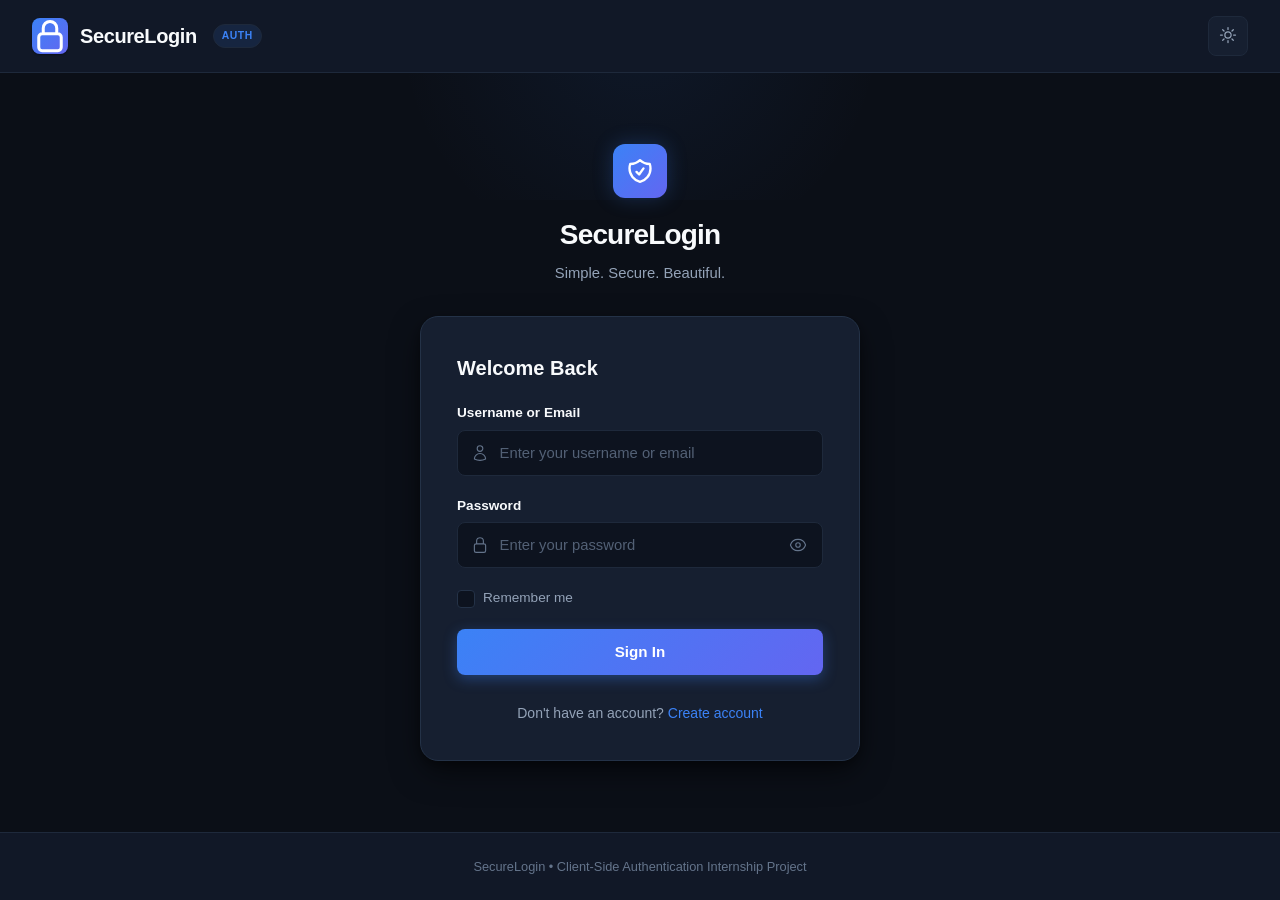
<file: WebDev-L2-Authentication/index.html>
<!DOCTYPE html>
<html lang="en" data-theme="dark">
<head>
  <meta charset="UTF-8">
  <meta name="viewport" content="width=device-width, initial-scale=1.0">
  <title>SecureLogin — Sign In</title>
  <meta name="description" content="Secure client-side authentication system with Web Crypto SHA-256 and localStorage session management.">
  
  <!-- Pre-render Theme to prevent visual flash -->
  <script>
    (function() {
      try {
        var theme = localStorage.getItem('secureLoginTheme') || 'dark';
        document.documentElement.setAttribute('data-theme', theme);
      } catch (e) {}
    })();
  </script>

  <link rel="stylesheet" href="style.css">
</head>
<body>
  <div class="app-wrapper">
    <!-- Navbar Header -->
    <header class="navbar">
      <a href="index.html" class="brand" aria-label="SecureLogin Home">
        <span class="brand-icon">
          <svg xmlns="http://www.w3.org/2000/svg" fill="none" viewBox="0 0 24 24" stroke-width="2" stroke="currentColor">
            <path stroke-linecap="round" stroke-linejoin="round" d="M16.5 10.5V6.75a4.5 4.5 0 10-9 0v3.75m-.75 11.25h10.5a2.25 2.25 0 002.25-2.25v-6.75a2.25 2.25 0 00-2.25-2.25H6.75a2.25 2.25 0 00-2.25 2.25v6.75a2.25 2.25 0 002.25 2.25z" />
          </svg>
        </span>
        <span>SecureLogin</span>
        <span class="brand-badge">Auth</span>
      </a>

      <div class="nav-actions">
        <button class="btn-icon theme-toggle" type="button" aria-label="Toggle dark/light theme" title="Toggle Theme">
          <span class="theme-toggle-icon">
            <svg xmlns="http://www.w3.org/2000/svg" fill="none" viewBox="0 0 24 24" stroke-width="1.5" stroke="currentColor">
              <path stroke-linecap="round" stroke-linejoin="round" d="M12 3v2.25m6.364.386l-1.591 1.591M21 12h-2.25m-.386 6.364l-1.591-1.591M12 18.75V21m-4.773-4.227l-1.591 1.591M5.25 12H3m4.227-4.773L5.636 5.636M15.75 12a3.75 3.75 0 11-7.5 0 3.75 3.75 0 017.5 0z" />
            </svg>
          </span>
        </button>
      </div>
    </header>

    <!-- Main Content Area -->
    <main class="auth-page">
      <div class="auth-container">
        <div class="auth-header">
          <div class="auth-logo">
            <svg xmlns="http://www.w3.org/2000/svg" fill="none" viewBox="0 0 24 24" stroke-width="2" stroke="currentColor">
              <path stroke-linecap="round" stroke-linejoin="round" d="M9 12.75L11.25 15 15 9.75m-3-7.036A11.959 11.959 0 013.598 6 11.99 11.99 0 003 9.749c0 5.592 3.824 10.29 9 11.623 5.176-1.332 9-6.03 9-11.622 0-1.31-.21-2.571-.598-3.751h-.152c-3.196 0-6.1-1.248-8.25-3.285z" />
            </svg>
          </div>
          <h1 class="auth-title">SecureLogin</h1>
          <p class="auth-subtitle">Simple. Secure. Beautiful.</p>
        </div>

        <div class="auth-card">
          <h2 style="font-size: 1.25rem; font-weight: 700; margin-bottom: 1.25rem; color: var(--text-primary);">Welcome Back</h2>
          
          <form id="login-form" class="auth-form" novalidate>
            <!-- Username or Email Input -->
            <div class="form-group">
              <label for="login-identifier" class="form-label">
                <span>Username or Email</span>
              </label>
              <div class="input-wrapper">
                <span class="input-icon">
                  <svg xmlns="http://www.w3.org/2000/svg" fill="none" viewBox="0 0 24 24" stroke-width="1.5" stroke="currentColor">
                    <path stroke-linecap="round" stroke-linejoin="round" d="M15.75 6a3.75 3.75 0 11-7.5 0 3.75 3.75 0 017.5 0zM4.501 20.118a7.5 7.5 0 0114.998 0A17.933 17.933 0 0112 21.75c-2.676 0-5.216-.584-7.499-1.632z" />
                  </svg>
                </span>
                <input 
                  type="text" 
                  id="login-identifier" 
                  class="form-input" 
                  placeholder="Enter your username or email" 
                  autocomplete="username" 
                  required
                >
              </div>
            </div>

            <!-- Password Input -->
            <div class="form-group">
              <label for="login-password" class="form-label">
                <span>Password</span>
              </label>
              <div class="input-wrapper">
                <span class="input-icon">
                  <svg xmlns="http://www.w3.org/2000/svg" fill="none" viewBox="0 0 24 24" stroke-width="1.5" stroke="currentColor">
                    <path stroke-linecap="round" stroke-linejoin="round" d="M16.5 10.5V6.75a4.5 4.5 0 10-9 0v3.75m-.75 11.25h10.5a2.25 2.25 0 002.25-2.25v-6.75a2.25 2.25 0 00-2.25-2.25H6.75a2.25 2.25 0 00-2.25 2.25v6.75a2.25 2.25 0 002.25 2.25z" />
                  </svg>
                </span>
                <input 
                  type="password" 
                  id="login-password" 
                  class="form-input" 
                  placeholder="Enter your password" 
                  autocomplete="current-password" 
                  required
                >
                <button type="button" id="toggle-password-btn" class="btn-toggle-password" aria-label="Show password" title="Toggle password visibility"></button>
              </div>
            </div>

            <!-- Options: Remember Me -->
            <div class="form-options">
              <label class="checkbox-container">
                <input type="checkbox" id="remember-me">
                <span>Remember me</span>
              </label>
            </div>

            <!-- Submit Button -->
            <button type="submit" id="login-submit-btn" class="btn-primary">
              <span class="btn-text">Sign In</span>
              <span class="btn-spinner" aria-hidden="true"></span>
            </button>
          </form>

          <div class="auth-footer">
            <p>Don't have an account? <a href="register.html">Create account</a></p>
          </div>
        </div>
      </div>
    </main>

    <!-- App Footer -->
    <footer class="app-footer">
      <p>SecureLogin • Client-Side Authentication Internship Project</p>
    </footer>
  </div>

  <!-- Toast Notification Container -->
  <div id="toast-container" aria-live="polite"></div>

  <!-- Application Logic -->
  <script src="script.js"></script>
</body>
</html>
</file>
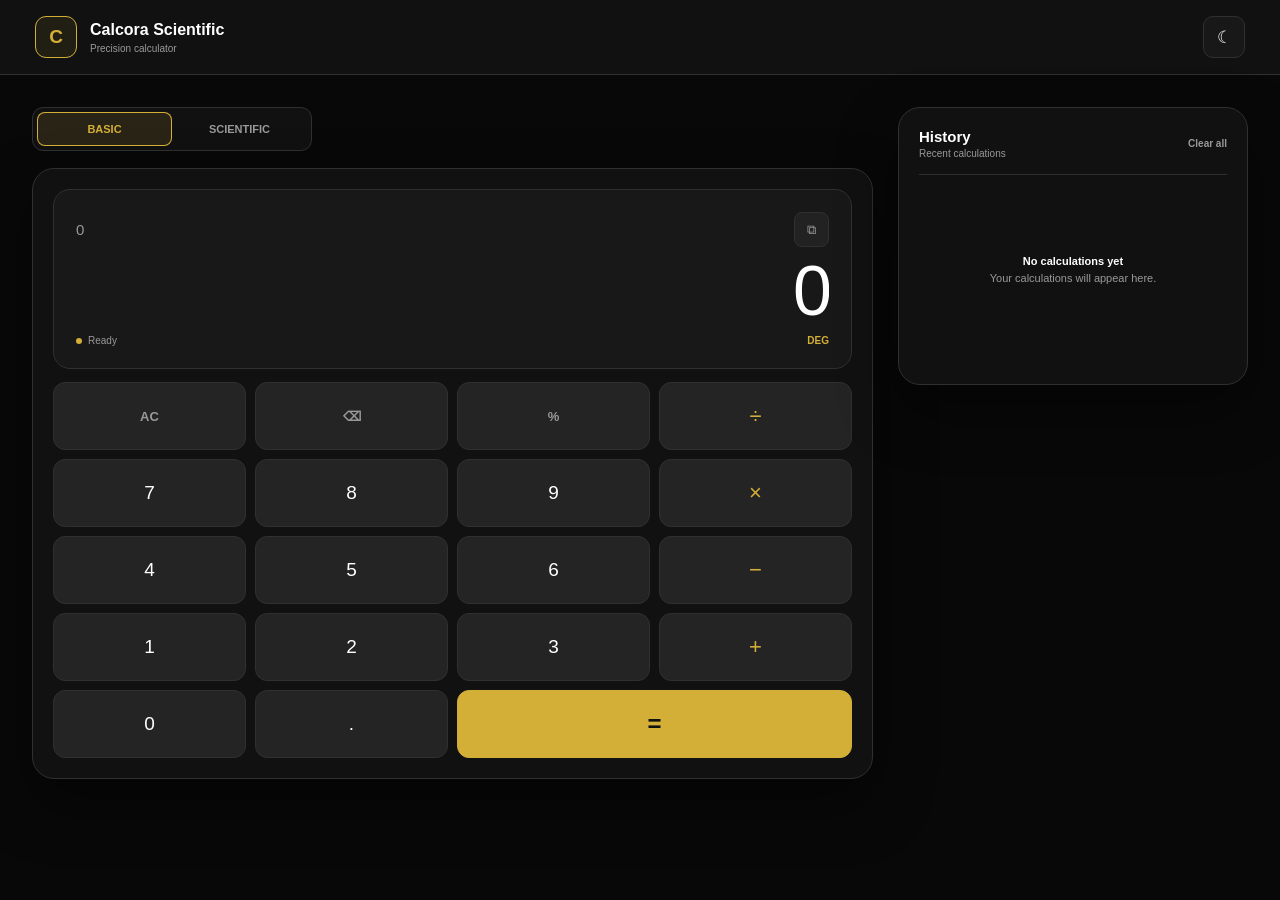
<file: WebDev-L2-Calculator/index.html>
<!DOCTYPE html> 
<html lang="en"> 
<head> 
    <meta charset="UTF-8"> 
    <meta name="viewport" content="width=device-width, initial-scale=1.0"> 
 
    <title>Calcora Scientific</title> 
 
    <link rel="stylesheet" href="style.css"> 
</head> 
 
<body> 
 
<div class="app"> 
 
    <!-- HEADER --> 
    <header class="header"> 
 
        <div class="logo-area"> 
            <div class="logo">C</div> 
 
            <div> 
                <h1>Calcora Scientific</h1> 
                <p>Precision calculator</p> 
            </div> 
        </div> 
 
        <button id="themeBtn" class="theme-btn" type="button"> 
            ☾ 
        </button> 
 
    </header> 
 
 
    <!-- MAIN --> 
    <main class="workspace"> 
 
        <!-- CALCULATOR --> 
        <section class="calculator-section"> 
 
            <!-- MODE --> 
            <div class="mode-switch"> 
 
                <button 
                    id="basicBtn" 
                    class="mode active" 
                    type="button" 
                > 
                    BASIC 
                </button> 
 
                <button 
                    id="scientificBtn" 
                    class="mode" 
                    type="button" 
                > 
                    SCIENTIFIC 
                </button> 
 
            </div> 
 
 
            <div class="calculator"> 
 
                <!-- DISPLAY --> 
                <div class="display"> 
 
                    <div class="display-top"> 
 
                        <span id="expression"> 
                            0 
                        </span> 
 
                        <button 
                            id="copyBtn" 
                            class="copy-btn" 
                            type="button" 
                        > 
                            ⧉ 
                        </button> 
 
                    </div> 
 
 
                    <div 
                        id="result" 
                        class="result" 
                    > 
                        0 
                    </div> 
 
 
                    <div class="display-bottom"> 
 
                        <span> 
                            <i></i> 
                            <span id="status"> 
                                Ready 
                            </span> 
                        </span> 
 
                        <span class="degree"> 
                            DEG 
                        </span> 
 
                    </div> 
 
                </div> 
 
 
                <!-- ERROR --> 
                <div 
                    id="error" 
                    class="error" 
                > 
                    <strong id="errorTitle"> 
                        Error 
                    </strong> 
 
                    <span id="errorMessage"> 
                        Check your expression. 
                    </span> 
                </div> 
 
 
                <!-- SCIENTIFIC --> 
                <div 
                    id="scientificPanel" 
                    class="scientific-panel hidden" 
                > 
 
                    <div class="scientific-group"> 
 
                        <label>TRIGONOMETRY</label> 
 
                        <div class="scientific-grid"> 
 
                            <button data-scientific="sin"> 
                                sin 
                            </button> 
 
                            <button data-scientific="cos"> 
                                cos 
                            </button> 
 
                            <button data-scientific="tan"> 
                                tan 
                            </button> 
 
                            <button data-scientific="asin"> 
                                sin⁻¹ 
                            </button> 
 
                            <button data-scientific="acos"> 
                                cos⁻¹ 
                            </button> 
 
                            <button data-scientific="atan"> 
                                tan⁻¹ 
                            </button> 
 
                        </div> 
 
                    </div> 
 
 
                    <div class="scientific-group"> 
 
                        <label>MATHEMATICS</label> 
 
                        <div class="scientific-grid"> 
 
                            <button data-scientific="sqrt"> 
                                √ 
                            </button> 
 
                            <button data-scientific="square"> 
                                x² 
                            </button> 
 
                            <button data-scientific="power"> 
                                xʸ 
                            </button> 
 
                            <button data-scientific="ln"> 
                                ln 
                            </button> 
 
                            <button data-scientific="log"> 
                                log 
                            </button> 
 
                            <button data-scientific="factorial"> 
                                x! 
                            </button> 
 
                        </div> 
 
                    </div> 
 
 
                    <div class="scientific-group"> 
 
                        <label>CONSTANTS & SYMBOLS</label> 
 
                        <div class="scientific-grid"> 
 
                            <button data-scientific="pi"> 
                                π 
                            </button> 
 
                            <button data-scientific="e"> 
                                e 
                            </button> 
 
                            <button data-scientific="left"> 
                                ( 
                            </button> 
 
                            <button data-scientific="right"> 
                                ) 
                            </button> 
 
                            <button data-scientific="percent"> 
                                % 
                            </button> 
 
                            <button data-scientific="negative"> 
                                ± 
                            </button> 
 
                        </div> 
 
                    </div> 
 
                </div> 
 
 
                <!-- MOBILE SCIENTIFIC --> 
                <button 
                    id="mobileScientific" 
                    class="mobile-scientific" 
                    type="button" 
                > 
                    SCIENTIFIC FUNCTIONS 
                    <span>+</span> 
                </button> 
 
 
                <!-- KEYPAD --> 
                <div class="keypad"> 
 
                    <button 
                        id="clearBtn" 
                        class="utility" 
                        type="button" 
                    > 
                        AC 
                    </button> 
 
                    <button 
                        id="backspaceBtn" 
                        class="utility" 
                        type="button" 
                    > 
                        ⌫ 
                    </button> 
 
                    <button 
                        id="percentBtn" 
                        class="utility" 
                        type="button" 
                    > 
                        % 
                    </button> 
 
                    <button 
                        class="operator" 
                        data-key="÷" 
                        type="button" 
                    > 
                        ÷ 
                    </button> 
 
 
                    <button data-key="7">7</button> 
                    <button data-key="8">8</button> 
                    <button data-key="9">9</button> 
 
                    <button 
                        class="operator" 
                        data-key="×" 
                        type="button" 
                    > 
                        × 
                    </button> 
 
 
                    <button data-key="4">4</button> 
                    <button data-key="5">5</button> 
                    <button data-key="6">6</button> 
 
                    <button 
                        class="operator" 
                        data-key="−" 
                        type="button" 
                    > 
                        − 
                    </button> 
 
 
                    <button data-key="1">1</button> 
                    <button data-key="2">2</button> 
                    <button data-key="3">3</button> 
 
                    <button 
                        class="operator" 
                        data-key="+" 
                        type="button" 
                    > 
                        + 
                    </button> 
 
 
                    <button data-key="0">0</button> 
 
                    <button data-key="."> 
                        . 
                    </button> 
 
                    <button 
                        id="equalsBtn" 
                        class="equals" 
                        type="button" 
                    > 
                        = 
                    </button> 
 
                </div> 
 
            </div> 
 
        </section> 
 
 
        <!-- HISTORY --> 
        <aside class="history"> 
 
            <div class="history-heading"> 
 
                <div> 
                    <h2>History</h2> 
                    <p>Recent calculations</p> 
                </div> 
 
                <button 
                    id="clearHistory" 
                    type="button" 
                > 
                    Clear all 
                </button> 
 
            </div> 
 
 
            <div id="historyList"> 
 
            </div> 
 
        </aside> 
 
    </main> 
 
</div> 
 
 
<script src="app.js"></script> 
 
</body> 
</html>
</file>
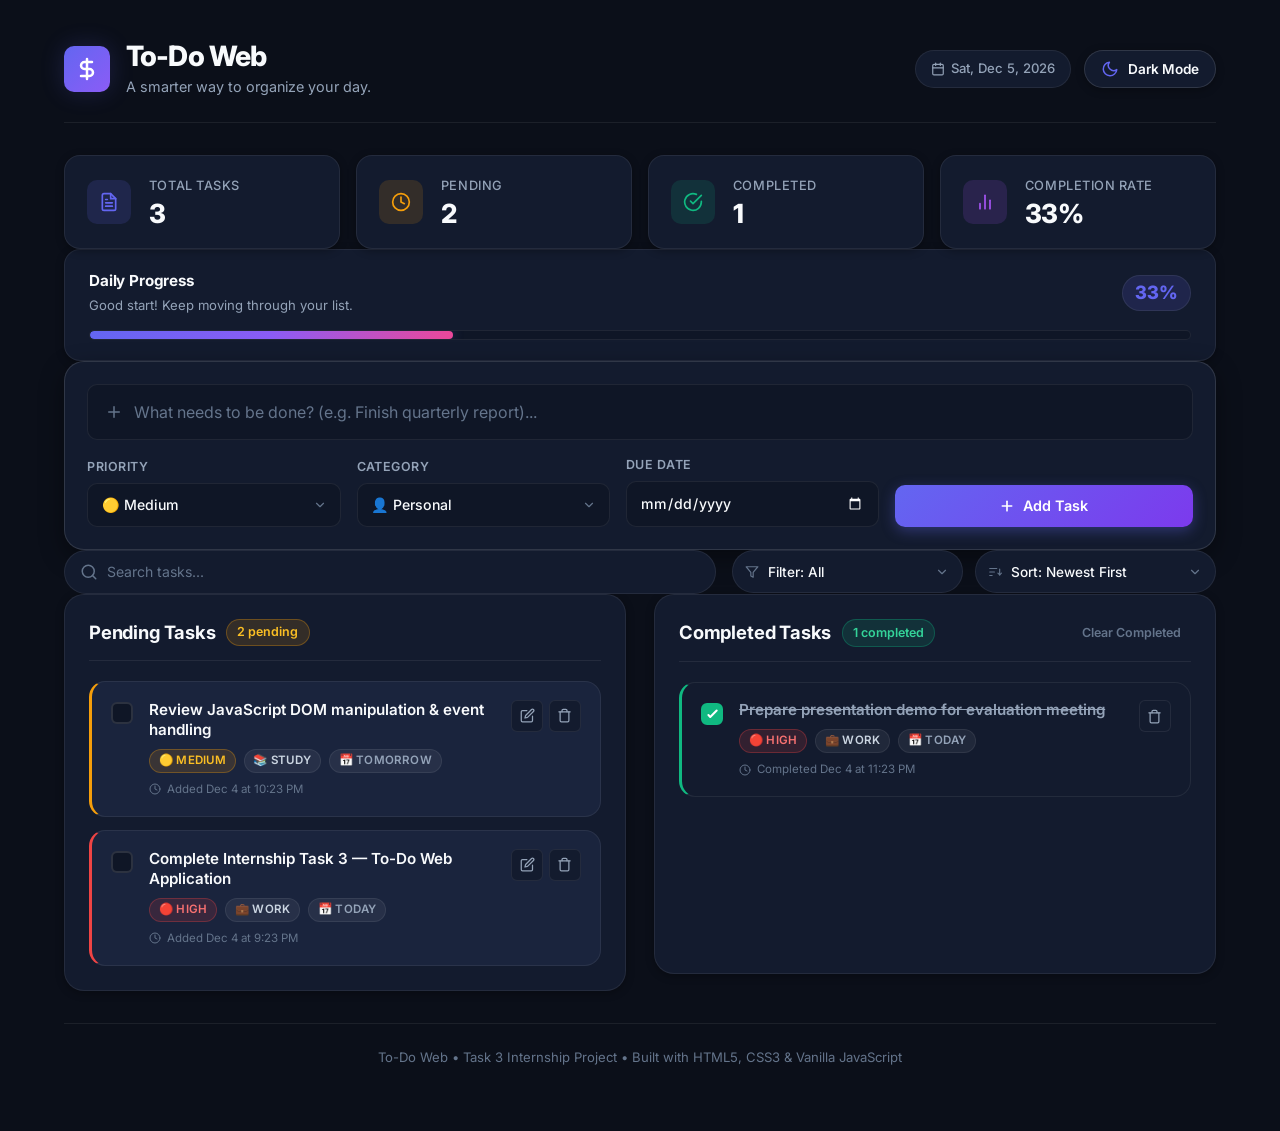
<file: WebDev-L2-ToDoWebApp/index.html>
<!DOCTYPE html>
<html lang="en" data-theme="dark">
<head>
  <meta charset="UTF-8">
  <meta name="viewport" content="width=device-width, initial-scale=1.0">
  <title>To-Do Web — A smarter way to organize your day</title>
  <meta name="description" content="To-Do Web: An advanced, portfolio-quality productivity dashboard to organize tasks, track progress, and boost daily efficiency.">
  
  <!-- Google Fonts: Inter for clean typography -->
  <link rel="preconnect" href="https://fonts.googleapis.com">
  <link rel="preconnect" href="https://fonts.gstatic.com" crossorigin>
  <link href="https://fonts.googleapis.com/css2?family=Inter:wght@300;400;500;600;700;800&display=swap" rel="stylesheet">
  
  <!-- Main External Stylesheet -->
  <link rel="stylesheet" href="style.css">

  <!-- Embedded Stylesheet (Guarantees styling even if local file access or sync delays occur) -->
  <style>
/* ==========================================================================
   To-Do Web — Advanced Productivity Dashboard Stylesheet
   Modern, Accessible, Responsive CSS (Dark Mode by Default)
   ========================================================================== */

/* --------------------------------------------------------------------------
   1. CSS Custom Properties (Theme Variables)
   -------------------------------------------------------------------------- */
:root,
[data-theme="dark"] {
  --bg-app: #0b0f19;
  --bg-surface: #131b2e;
  --bg-surface-elevated: #1a243d;
  --bg-surface-hover: #223050;
  --bg-input: #0f1626;
  --bg-input-focus: #151f36;
  
  --border-subtle: rgba(255, 255, 255, 0.07);
  --border-default: rgba(255, 255, 255, 0.12);
  --border-focus: #6366f1;
  --border-card-hover: rgba(99, 102, 241, 0.3);
  
  --text-primary: #f8fafc;
  --text-secondary: #94a3b8;
  --text-muted: #64748b;
  --text-inverse: #0b0f19;
  
  --primary: #6366f1;
  --primary-hover: #4f46e5;
  --primary-light: rgba(99, 102, 241, 0.15);
  --primary-glow: rgba(99, 102, 241, 0.35);
  
  --success: #10b981;
  --success-bg: rgba(16, 185, 129, 0.14);
  --success-border: rgba(16, 185, 129, 0.3);
  --success-text: #34d399;
  
  --warning: #f59e0b;
  --warning-bg: rgba(245, 158, 11, 0.14);
  --warning-border: rgba(245, 158, 11, 0.3);
  --warning-text: #fbbf24;
  
  --danger: #ef4444;
  --danger-hover: #dc2626;
  --danger-bg: rgba(239, 68, 68, 0.14);
  --danger-border: rgba(239, 68, 68, 0.3);
  --danger-text: #f87171;
  
  --overdue-bg: rgba(244, 63, 94, 0.18);
  --overdue-text: #fb7185;
  --overdue-border: rgba(244, 63, 94, 0.4);
  
  --badge-bg: rgba(255, 255, 255, 0.06);
  --badge-text: #cbd5e1;
  
  --shadow-sm: 0 2px 8px rgba(0, 0, 0, 0.3);
  --shadow-md: 0 8px 24px rgba(0, 0, 0, 0.4);
  --shadow-lg: 0 16px 40px rgba(0, 0, 0, 0.5);
  --shadow-glow: 0 0 25px rgba(99, 102, 241, 0.2);

  --radius-sm: 6px;
  --radius-md: 10px;
  --radius-lg: 16px;
  --radius-xl: 20px;
  --radius-full: 9999px;

  --transition-fast: 0.15s cubic-bezier(0.4, 0, 0.2, 1);
  --transition-normal: 0.25s cubic-bezier(0.4, 0, 0.2, 1);
  --transition-bounce: 0.35s cubic-bezier(0.34, 1.56, 0.64, 1);
}

[data-theme="light"] {
  --bg-app: #f4f6fb;
  --bg-surface: #ffffff;
  --bg-surface-elevated: #f8fafc;
  --bg-surface-hover: #eef2f6;
  --bg-input: #f8fafc;
  --bg-input-focus: #ffffff;
  
  --border-subtle: rgba(0, 0, 0, 0.06);
  --border-default: rgba(0, 0, 0, 0.1);
  --border-focus: #4f46e5;
  --border-card-hover: rgba(79, 70, 229, 0.35);
  
  --text-primary: #0f172a;
  --text-secondary: #475569;
  --text-muted: #94a3b8;
  --text-inverse: #ffffff;
  
  --primary: #4f46e5;
  --primary-hover: #4338ca;
  --primary-light: rgba(79, 70, 229, 0.1);
  --primary-glow: rgba(79, 70, 229, 0.2);
  
  --success: #059669;
  --success-bg: rgba(5, 150, 105, 0.1);
  --success-border: rgba(5, 150, 105, 0.25);
  --success-text: #065f46;
  
  --warning: #d97706;
  --warning-bg: rgba(217, 119, 6, 0.1);
  --warning-border: rgba(217, 119, 6, 0.25);
  --warning-text: #92400e;
  
  --danger: #dc2626;
  --danger-hover: #b91c1c;
  --danger-bg: rgba(220, 38, 38, 0.1);
  --danger-border: rgba(220, 38, 38, 0.25);
  --danger-text: #991b1b;
  
  --overdue-bg: rgba(225, 29, 72, 0.1);
  --overdue-text: #be123c;
  --overdue-border: rgba(225, 29, 72, 0.3);
  
  --badge-bg: rgba(0, 0, 0, 0.05);
  --badge-text: #334155;
  
  --shadow-sm: 0 2px 8px rgba(0, 0, 0, 0.04);
  --shadow-md: 0 8px 24px rgba(15, 23, 42, 0.08);
  --shadow-lg: 0 16px 40px rgba(15, 23, 42, 0.12);
  --shadow-glow: 0 0 25px rgba(79, 70, 229, 0.15);
}

/* --------------------------------------------------------------------------
   2. Reset & Global Base
   -------------------------------------------------------------------------- */
*, *::before, *::after {
  box-sizing: border-box;
  margin: 0;
  padding: 0;
}

html {
  font-size: 16px;
  scroll-behavior: smooth;
  -webkit-font-smoothing: antialiased;
  -moz-osx-font-smoothing: grayscale;
}

body {
  font-family: 'Inter', -apple-system, BlinkMacSystemFont, 'Segoe UI', Roboto, Helvetica, Arial, sans-serif;
  background-color: var(--bg-app);
  color: var(--text-primary);
  line-height: 1.5;
  min-height: 100vh;
  transition: background-color var(--transition-normal), color var(--transition-normal);
  overflow-x: hidden;
}

/* Custom Scrollbar */
::-webkit-scrollbar {
  width: 8px;
  height: 8px;
}

::-webkit-scrollbar-track {
  background: var(--bg-app);
}

::-webkit-scrollbar-thumb {
  background: var(--border-default);
  border-radius: var(--radius-full);
}

::-webkit-scrollbar-thumb:hover {
  background: var(--text-muted);
}

.visually-hidden {
  position: absolute !important;
  width: 1px !important;
  height: 1px !important;
  padding: 0 !important;
  margin: -1px !important;
  overflow: hidden !important;
  clip: rect(0, 0, 0, 0) !important;
  white-space: nowrap !important;
  border: 0 !important;
}

:focus-visible {
  outline: 2px solid var(--border-focus);
  outline-offset: 2px;
}

button, input, select, textarea {
  font: inherit;
  color: inherit;
}

button {
  cursor: pointer;
  border: none;
  background: transparent;
}

ul {
  list-style: none;
}

/* --------------------------------------------------------------------------
   3. Main App Layout
   -------------------------------------------------------------------------- */
.app-container {
  max-width: 1200px;
  margin: 0 auto;
  padding: 2.5rem 1.5rem 4rem;
  display: flex;
  flex-direction: column;
  gap: 2rem;
  min-height: 100vh;
}

/* --------------------------------------------------------------------------
   4. Header Section
   -------------------------------------------------------------------------- */
.app-header {
  display: flex;
  align-items: center;
  justify-content: space-between;
  gap: 1.5rem;
  padding-bottom: 1.5rem;
  border-bottom: 1px solid var(--border-subtle);
  flex-wrap: wrap;
}

.header-brand {
  display: flex;
  align-items: center;
  gap: 1rem;
}

.logo-icon {
  width: 46px;
  height: 46px;
  border-radius: var(--radius-md);
  background: linear-gradient(135deg, var(--primary), #8b5cf6);
  color: #ffffff;
  display: flex;
  align-items: center;
  justify-content: center;
  box-shadow: var(--shadow-glow);
  flex-shrink: 0;
}

.app-title {
  font-size: 1.75rem;
  font-weight: 800;
  letter-spacing: -0.03em;
  color: var(--text-primary);
  line-height: 1.2;
}

.app-subtitle {
  font-size: 0.9rem;
  color: var(--text-secondary);
  font-weight: 400;
  margin-top: 0.15rem;
}

.header-actions {
  display: flex;
  align-items: center;
  gap: 0.85rem;
}

.date-badge {
  display: inline-flex;
  align-items: center;
  gap: 0.4rem;
  background: var(--bg-surface);
  border: 1px solid var(--border-subtle);
  padding: 0.5rem 0.9rem;
  border-radius: var(--radius-full);
  font-size: 0.82rem;
  color: var(--text-secondary);
  font-weight: 500;
}

/* Theme Toggle Button */
.theme-toggle-btn {
  display: inline-flex;
  align-items: center;
  gap: 0.55rem;
  background: var(--bg-surface);
  border: 1px solid var(--border-default);
  color: var(--text-primary);
  padding: 0.5rem 1rem;
  border-radius: var(--radius-full);
  font-size: 0.85rem;
  font-weight: 600;
  transition: all var(--transition-fast);
  box-shadow: var(--shadow-sm);
}

.theme-toggle-btn:hover {
  background: var(--bg-surface-hover);
  border-color: var(--border-focus);
  transform: translateY(-1px);
}

.theme-icon {
  display: flex;
  align-items: center;
  justify-content: center;
  color: var(--primary);
}

[data-theme="dark"] .light-icon {
  display: none;
}

[data-theme="dark"] .dark-icon {
  display: flex;
}

[data-theme="light"] .dark-icon {
  display: none;
}

[data-theme="light"] .light-icon {
  display: flex;
}

/* --------------------------------------------------------------------------
   5. Productivity Statistics Grid
   -------------------------------------------------------------------------- */
.stats-section {
  width: 100%;
}

.stats-grid {
  display: grid;
  grid-template-columns: repeat(4, 1fr);
  gap: 1rem;
}

.stat-card {
  background: var(--bg-surface);
  border: 1px solid var(--border-subtle);
  border-radius: var(--radius-lg);
  padding: 1.25rem 1.4rem;
  display: flex;
  align-items: center;
  gap: 1.1rem;
  box-shadow: var(--shadow-sm);
  transition: transform var(--transition-normal), border-color var(--transition-normal), box-shadow var(--transition-normal);
}

.stat-card:hover {
  transform: translateY(-2px);
  border-color: var(--border-card-hover);
  box-shadow: var(--shadow-md);
}

.stat-icon-wrapper {
  width: 44px;
  height: 44px;
  border-radius: var(--radius-md);
  display: flex;
  align-items: center;
  justify-content: center;
  flex-shrink: 0;
}

.total-icon {
  background: rgba(99, 102, 241, 0.15);
  color: var(--primary);
}

.pending-icon {
  background: var(--warning-bg);
  color: var(--warning);
}

.completed-icon {
  background: var(--success-bg);
  color: var(--success);
}

.rate-icon {
  background: rgba(168, 85, 247, 0.15);
  color: #a855f7;
}

.stat-info {
  display: flex;
  flex-direction: column;
}

.stat-label {
  font-size: 0.8rem;
  font-weight: 500;
  color: var(--text-secondary);
  text-transform: uppercase;
  letter-spacing: 0.04em;
}

.stat-value {
  font-size: 1.65rem;
  font-weight: 800;
  color: var(--text-primary);
  line-height: 1.15;
  margin-top: 0.2rem;
  letter-spacing: -0.02em;
}

/* --------------------------------------------------------------------------
   6. Progress Indicator Section
   -------------------------------------------------------------------------- */
.progress-section {
  width: 100%;
}

.progress-card {
  background: var(--bg-surface);
  border: 1px solid var(--border-subtle);
  border-radius: var(--radius-lg);
  padding: 1.25rem 1.5rem;
  box-shadow: var(--shadow-sm);
}

.progress-header {
  display: flex;
  align-items: center;
  justify-content: space-between;
  gap: 1rem;
  margin-bottom: 0.85rem;
}

.progress-title-group {
  display: flex;
  flex-direction: column;
  gap: 0.2rem;
}

.progress-title {
  font-size: 0.95rem;
  font-weight: 700;
  color: var(--text-primary);
  letter-spacing: -0.01em;
}

.progress-message {
  font-size: 0.82rem;
  color: var(--text-secondary);
}

.progress-badge {
  font-size: 1.15rem;
  font-weight: 800;
  color: var(--primary);
  font-variant-numeric: tabular-nums;
  background: var(--primary-light);
  padding: 0.2rem 0.75rem;
  border-radius: var(--radius-full);
  border: 1px solid var(--border-subtle);
}

.progress-bar-container {
  width: 100%;
  height: 10px;
  background: var(--bg-input);
  border-radius: var(--radius-full);
  overflow: hidden;
  border: 1px solid var(--border-subtle);
}

.progress-bar-fill {
  height: 100%;
  background: linear-gradient(90deg, var(--primary), #8b5cf6, #ec4899);
  border-radius: var(--radius-full);
  transition: width 0.5s cubic-bezier(0.34, 1.56, 0.64, 1);
  box-shadow: 0 0 12px var(--primary-glow);
}

/* --------------------------------------------------------------------------
   7. Task Creation Form
   -------------------------------------------------------------------------- */
.task-input-section {
  width: 100%;
}

.task-form {
  background: var(--bg-surface);
  border: 1px solid var(--border-default);
  border-radius: var(--radius-xl);
  padding: 1.4rem;
  display: flex;
  flex-direction: column;
  gap: 1rem;
  box-shadow: var(--shadow-md);
  transition: border-color var(--transition-normal), box-shadow var(--transition-normal);
}

.task-form:focus-within {
  border-color: var(--border-focus);
  box-shadow: var(--shadow-glow), var(--shadow-md);
}

.form-main-row {
  width: 100%;
}

.input-field-wrapper {
  position: relative;
  display: flex;
  align-items: center;
  width: 100%;
}

.input-icon {
  position: absolute;
  left: 1.1rem;
  color: var(--text-muted);
  pointer-events: none;
}

.task-input {
  width: 100%;
  background: var(--bg-input);
  border: 1px solid var(--border-subtle);
  border-radius: var(--radius-md);
  padding: 0.95rem 1.1rem 0.95rem 2.85rem;
  color: var(--text-primary);
  font-size: 1rem;
  font-weight: 500;
  transition: all var(--transition-fast);
}

.task-input::placeholder {
  color: var(--text-muted);
  font-weight: 400;
}

.task-input:focus {
  background: var(--bg-input-focus);
  border-color: var(--border-focus);
  outline: none;
}

.form-options-row {
  display: flex;
  align-items: flex-end;
  gap: 1rem;
  flex-wrap: wrap;
}

.control-group {
  display: flex;
  flex-direction: column;
  gap: 0.35rem;
  flex: 1;
  min-width: 130px;
}

.control-label {
  font-size: 0.78rem;
  font-weight: 600;
  color: var(--text-secondary);
  text-transform: uppercase;
  letter-spacing: 0.04em;
}

.select-wrapper {
  position: relative;
  display: flex;
  align-items: center;
}

.form-select,
.form-date-input {
  width: 100%;
  background: var(--bg-input);
  border: 1px solid var(--border-subtle);
  border-radius: var(--radius-md);
  padding: 0.65rem 2rem 0.65rem 0.85rem;
  color: var(--text-primary);
  font-size: 0.88rem;
  font-weight: 500;
  appearance: none;
  -webkit-appearance: none;
  transition: all var(--transition-fast);
  cursor: pointer;
}

.form-date-input {
  padding-right: 0.85rem;
  color-scheme: dark;
}

[data-theme="light"] .form-date-input {
  color-scheme: light;
}

.form-select:focus,
.form-date-input:focus {
  outline: none;
  border-color: var(--border-focus);
  background: var(--bg-input-focus);
}

.select-chevron {
  position: absolute;
  right: 0.85rem;
  color: var(--text-muted);
  pointer-events: none;
}

.date-input-wrapper {
  width: 100%;
}

/* Primary Button */
.btn {
  display: inline-flex;
  align-items: center;
  justify-content: center;
  gap: 0.5rem;
  padding: 0.68rem 1.4rem;
  border-radius: var(--radius-md);
  font-size: 0.9rem;
  font-weight: 600;
  transition: all var(--transition-fast);
  white-space: nowrap;
}

.btn-primary {
  background: linear-gradient(135deg, var(--primary), #7c3aed);
  color: #ffffff;
  box-shadow: 0 4px 14px var(--primary-glow);
}

.btn-primary:hover {
  background: linear-gradient(135deg, var(--primary-hover), #6d28d9);
  transform: translateY(-1px);
  box-shadow: 0 6px 18px var(--primary-glow);
}

.btn-primary:active {
  transform: translateY(0);
}

.add-task-btn {
  height: 42px;
  align-self: flex-end;
  flex: 1;
  min-width: 140px;
}

/* --------------------------------------------------------------------------
   8. Controls (Search, Filter, Sort)
   -------------------------------------------------------------------------- */
.controls-section {
  display: flex;
  align-items: center;
  justify-content: space-between;
  gap: 1rem;
  flex-wrap: wrap;
}

.search-box-wrapper {
  position: relative;
  display: flex;
  align-items: center;
  flex: 1;
  min-width: 260px;
}

.search-icon {
  position: absolute;
  left: 1rem;
  color: var(--text-muted);
  pointer-events: none;
}

.search-input {
  width: 100%;
  background: var(--bg-surface);
  border: 1px solid var(--border-subtle);
  border-radius: var(--radius-full);
  padding: 0.65rem 2.5rem 0.65rem 2.6rem;
  color: var(--text-primary);
  font-size: 0.88rem;
  transition: all var(--transition-fast);
}

.search-input::placeholder {
  color: var(--text-muted);
}

.search-input:focus {
  background: var(--bg-surface-elevated);
  border-color: var(--border-focus);
  outline: none;
}

.search-clear-btn {
  position: absolute;
  right: 0.8rem;
  color: var(--text-muted);
  display: flex;
  align-items: center;
  justify-content: center;
  padding: 0.25rem;
  border-radius: 50%;
}

.search-clear-btn:hover {
  color: var(--text-primary);
  background: var(--bg-surface-hover);
}

.filters-sort-group {
  display: flex;
  align-items: center;
  gap: 0.75rem;
  flex-wrap: wrap;
}

.mini-select {
  min-width: 170px;
}

.control-prefix-icon {
  position: absolute;
  left: 0.85rem;
  color: var(--text-muted);
  pointer-events: none;
}

.filter-select,
.sort-select {
  padding-left: 2.2rem;
  border-radius: var(--radius-full);
  background: var(--bg-surface);
  font-size: 0.85rem;
}

/* Active Filter Banner */
.active-filter-banner {
  display: flex;
  align-items: center;
  justify-content: space-between;
  background: var(--primary-light);
  border: 1px solid var(--border-card-hover);
  border-radius: var(--radius-md);
  padding: 0.6rem 1rem;
  font-size: 0.85rem;
  color: var(--text-primary);
}

.active-filter-text {
  font-weight: 500;
}

.reset-filter-btn {
  color: var(--primary);
  font-weight: 600;
  font-size: 0.82rem;
  text-decoration: underline;
  padding: 0.2rem 0.5rem;
}

.reset-filter-btn:hover {
  color: var(--text-primary);
}

/* --------------------------------------------------------------------------
   9. Task Board Columns (Desktop 2-Column Grid)
   -------------------------------------------------------------------------- */
.tasks-board {
  display: grid;
  grid-template-columns: 1fr 1fr;
  gap: 1.75rem;
  align-items: start;
}

.task-column {
  background: var(--bg-surface);
  border: 1px solid var(--border-subtle);
  border-radius: var(--radius-xl);
  padding: 1.5rem;
  display: flex;
  flex-direction: column;
  gap: 1.25rem;
  min-height: 380px;
  box-shadow: var(--shadow-sm);
}

.column-header {
  display: flex;
  align-items: center;
  justify-content: space-between;
  padding-bottom: 0.85rem;
  border-bottom: 1px solid var(--border-subtle);
}

.column-title-group {
  display: flex;
  align-items: center;
  gap: 0.65rem;
}

.column-title {
  font-size: 1.15rem;
  font-weight: 700;
  color: var(--text-primary);
  letter-spacing: -0.01em;
}

.column-count-badge {
  font-size: 0.78rem;
  font-weight: 600;
  padding: 0.2rem 0.65rem;
  border-radius: var(--radius-full);
  background: var(--warning-bg);
  color: var(--warning-text);
  border: 1px solid var(--warning-border);
}

.completed-badge {
  background: var(--success-bg);
  color: var(--success-text);
  border-color: var(--success-border);
}

.clear-completed-btn {
  font-size: 0.78rem;
  font-weight: 600;
  color: var(--text-muted);
  padding: 0.3rem 0.65rem;
  border-radius: var(--radius-sm);
  transition: all var(--transition-fast);
}

.clear-completed-btn:hover {
  color: var(--danger-text);
  background: var(--danger-bg);
}

/* --------------------------------------------------------------------------
   10. Task List & Task Items
   -------------------------------------------------------------------------- */
.task-list {
  display: flex;
  flex-direction: column;
  gap: 0.85rem;
}

.task-card {
  background: var(--bg-surface-elevated);
  border: 1px solid var(--border-subtle);
  border-radius: var(--radius-lg);
  padding: 1.1rem 1.2rem;
  display: flex;
  align-items: flex-start;
  gap: 1rem;
  transition: transform var(--transition-fast), border-color var(--transition-fast), box-shadow var(--transition-fast), opacity var(--transition-fast);
  animation: slideInUp 0.25s ease-out forwards;
  position: relative;
}

.task-card:hover {
  border-color: var(--border-default);
  box-shadow: var(--shadow-sm);
  transform: translateY(-1px);
}

@keyframes slideInUp {
  from {
    opacity: 0;
    transform: translateY(8px);
  }
  to {
    opacity: 1;
    transform: translateY(0);
  }
}

/* Priority Left Accent Border Indicator */
.task-card.priority-high {
  border-left: 3px solid var(--danger);
}

.task-card.priority-medium {
  border-left: 3px solid var(--warning);
}

.task-card.priority-low {
  border-left: 3px solid var(--success);
}

/* Completed Card Styling */
.task-card.is-completed {
  opacity: 0.78;
  background: var(--bg-surface);
  border-left-color: var(--success);
}

.task-card.is-completed:hover {
  opacity: 1;
}

/* Checkbox Toggle */
.task-checkbox-btn {
  width: 22px;
  height: 22px;
  border-radius: 6px;
  border: 2px solid var(--border-default);
  background: var(--bg-input);
  display: flex;
  align-items: center;
  justify-content: center;
  flex-shrink: 0;
  margin-top: 0.15rem;
  transition: all var(--transition-fast);
  color: transparent;
}

.task-checkbox-btn:hover {
  border-color: var(--primary);
  background: var(--primary-light);
}

.task-card.is-completed .task-checkbox-btn {
  background: var(--success);
  border-color: var(--success);
  color: #ffffff;
}

.task-checkbox-btn svg {
  stroke-dasharray: 20;
  stroke-dashoffset: 20;
  transition: stroke-dashoffset 0.25s ease;
}

.task-card.is-completed .task-checkbox-btn svg {
  stroke-dashoffset: 0;
}

/* Task Content */
.task-content {
  flex: 1;
  min-width: 0;
  display: flex;
  flex-direction: column;
  gap: 0.5rem;
}

.task-title {
  font-size: 0.95rem;
  font-weight: 600;
  color: var(--text-primary);
  line-height: 1.35;
  word-break: break-word;
  transition: color var(--transition-fast);
}

.task-card.is-completed .task-title {
  text-decoration: line-through;
  color: var(--text-secondary);
}

/* Task Badges & Metadata */
.task-meta {
  display: flex;
  align-items: center;
  gap: 0.5rem;
  flex-wrap: wrap;
}

.badge {
  display: inline-flex;
  align-items: center;
  gap: 0.3rem;
  font-size: 0.72rem;
  font-weight: 600;
  padding: 0.15rem 0.55rem;
  border-radius: var(--radius-full);
  letter-spacing: 0.02em;
  text-transform: uppercase;
}

.badge-priority-high {
  background: var(--danger-bg);
  color: var(--danger-text);
  border: 1px solid var(--danger-border);
}

.badge-priority-medium {
  background: var(--warning-bg);
  color: var(--warning-text);
  border: 1px solid var(--warning-border);
}

.badge-priority-low {
  background: var(--success-bg);
  color: var(--success-text);
  border: 1px solid var(--success-border);
}

.badge-category {
  background: var(--badge-bg);
  color: var(--badge-text);
  border: 1px solid var(--border-subtle);
}

.badge-due-date {
  background: var(--badge-bg);
  color: var(--text-secondary);
  border: 1px solid var(--border-subtle);
}

.badge-overdue {
  background: var(--overdue-bg);
  color: var(--overdue-text);
  border: 1px solid var(--overdue-border);
  animation: pulseOverdue 2s infinite ease-in-out;
}

@keyframes pulseOverdue {
  0%, 100% { opacity: 1; }
  50% { opacity: 0.65; }
}

/* Timestamp Info */
.task-timestamp {
  font-size: 0.72rem;
  color: var(--text-muted);
  display: flex;
  align-items: center;
  gap: 0.35rem;
}

/* Task Action Buttons */
.task-actions {
  display: flex;
  align-items: center;
  gap: 0.35rem;
  flex-shrink: 0;
}

.action-btn {
  width: 32px;
  height: 32px;
  border-radius: var(--radius-sm);
  display: flex;
  align-items: center;
  justify-content: center;
  color: var(--text-secondary);
  background: var(--bg-surface);
  border: 1px solid var(--border-subtle);
  transition: all var(--transition-fast);
}

.action-btn:hover {
  color: var(--text-primary);
  background: var(--bg-surface-hover);
  border-color: var(--border-default);
  transform: translateY(-1px);
}

.action-btn.edit-btn:hover {
  color: var(--primary);
  border-color: var(--primary);
}

.action-btn.delete-btn:hover {
  color: var(--danger-text);
  border-color: var(--danger);
  background: var(--danger-bg);
}

/* --------------------------------------------------------------------------
   11. Inline Edit Mode Form
   -------------------------------------------------------------------------- */
.task-edit-form {
  width: 100%;
  display: flex;
  flex-direction: column;
  gap: 0.85rem;
  background: var(--bg-surface);
  padding: 0.5rem;
  border-radius: var(--radius-md);
}

.task-edit-input {
  width: 100%;
  background: var(--bg-input);
  border: 1px solid var(--border-focus);
  border-radius: var(--radius-sm);
  padding: 0.65rem 0.85rem;
  color: var(--text-primary);
  font-size: 0.95rem;
  font-weight: 500;
}

.task-edit-input:focus {
  outline: none;
  box-shadow: 0 0 0 2px var(--primary-light);
}

.task-edit-controls {
  display: flex;
  align-items: center;
  gap: 0.6rem;
  flex-wrap: wrap;
}

.task-edit-controls select,
.task-edit-controls input[type="date"] {
  background: var(--bg-input);
  border: 1px solid var(--border-subtle);
  border-radius: var(--radius-sm);
  padding: 0.45rem 0.65rem;
  font-size: 0.8rem;
  color: var(--text-primary);
}

.task-edit-btn-group {
  display: flex;
  align-items: center;
  gap: 0.5rem;
  margin-left: auto;
}

.btn-save {
  background: var(--success);
  color: #ffffff;
  padding: 0.45rem 0.9rem;
  border-radius: var(--radius-sm);
  font-size: 0.82rem;
  font-weight: 600;
  display: inline-flex;
  align-items: center;
  gap: 0.3rem;
}

.btn-save:hover {
  background: #059669;
}

.btn-cancel {
  background: var(--bg-surface-hover);
  color: var(--text-secondary);
  padding: 0.45rem 0.85rem;
  border-radius: var(--radius-sm);
  font-size: 0.82rem;
  font-weight: 600;
}

.btn-cancel:hover {
  color: var(--text-primary);
  background: var(--border-default);
}

/* --------------------------------------------------------------------------
   12. Empty States
   -------------------------------------------------------------------------- */
.empty-state {
  display: none;
  flex-direction: column;
  align-items: center;
  justify-content: center;
  text-align: center;
  padding: 3rem 1.5rem;
  margin: auto 0;
}

.empty-state.is-visible {
  display: flex;
}

.empty-state-icon {
  width: 72px;
  height: 72px;
  border-radius: 50%;
  background: var(--bg-surface-elevated);
  border: 1px solid var(--border-subtle);
  display: flex;
  align-items: center;
  justify-content: center;
  color: var(--text-muted);
  margin-bottom: 1.1rem;
}

.empty-state-title {
  font-size: 1.1rem;
  font-weight: 700;
  color: var(--text-primary);
  margin-bottom: 0.35rem;
}

.empty-state-desc {
  font-size: 0.85rem;
  color: var(--text-secondary);
  max-width: 320px;
  line-height: 1.45;
}

/* --------------------------------------------------------------------------
   13. Delete Confirmation Modal
   -------------------------------------------------------------------------- */
.modal-overlay {
  position: fixed;
  inset: 0;
  background: rgba(0, 0, 0, 0.65);
  backdrop-filter: blur(4px);
  -webkit-backdrop-filter: blur(4px);
  display: flex;
  align-items: center;
  justify-content: center;
  padding: 1.5rem;
  z-index: 1000;
  opacity: 0;
  pointer-events: none;
  transition: opacity var(--transition-normal);
}

.modal-overlay.is-active {
  opacity: 1;
  pointer-events: auto;
}

.modal-card {
  background: var(--bg-surface);
  border: 1px solid var(--border-default);
  border-radius: var(--radius-xl);
  max-width: 440px;
  width: 100%;
  padding: 1.75rem;
  box-shadow: var(--shadow-lg);
  display: flex;
  flex-direction: column;
  align-items: center;
  text-align: center;
  transform: scale(0.95) translateY(10px);
  transition: transform var(--transition-bounce);
}

.modal-overlay.is-active .modal-card {
  transform: scale(1) translateY(0);
}

.modal-icon-wrapper {
  width: 56px;
  height: 56px;
  border-radius: 50%;
  background: var(--danger-bg);
  border: 1px solid var(--danger-border);
  color: var(--danger-text);
  display: flex;
  align-items: center;
  justify-content: center;
  margin-bottom: 1.25rem;
}

.modal-title {
  font-size: 1.25rem;
  font-weight: 800;
  color: var(--text-primary);
  margin-bottom: 0.5rem;
}

.modal-description {
  font-size: 0.9rem;
  color: var(--text-secondary);
  line-height: 1.45;
  margin-bottom: 1.5rem;
}

.modal-actions {
  display: flex;
  align-items: center;
  justify-content: center;
  gap: 0.85rem;
  width: 100%;
}

.modal-actions .btn {
  flex: 1;
}

.btn-secondary {
  background: var(--bg-surface-elevated);
  border: 1px solid var(--border-default);
  color: var(--text-primary);
}

.btn-secondary:hover {
  background: var(--bg-surface-hover);
}

.btn-danger {
  background: var(--danger);
  color: #ffffff;
  box-shadow: 0 4px 14px var(--danger-border);
}

.btn-danger:hover {
  background: var(--danger-hover);
}

/* --------------------------------------------------------------------------
   14. Toast Notifications
   -------------------------------------------------------------------------- */
.toast-container {
  position: fixed;
  bottom: 1.5rem;
  right: 1.5rem;
  display: flex;
  flex-direction: column;
  gap: 0.75rem;
  z-index: 1100;
  pointer-events: none;
}

.toast {
  pointer-events: auto;
  min-width: 280px;
  max-width: 380px;
  background: var(--bg-surface);
  border: 1px solid var(--border-default);
  border-radius: var(--radius-md);
  padding: 0.9rem 1.1rem;
  display: flex;
  align-items: center;
  gap: 0.75rem;
  box-shadow: var(--shadow-lg);
  color: var(--text-primary);
  font-size: 0.88rem;
  font-weight: 500;
  transform: translateX(100%);
  opacity: 0;
  transition: all var(--transition-bounce);
}

.toast.show {
  transform: translateX(0);
  opacity: 1;
}

.toast-icon {
  display: flex;
  align-items: center;
  justify-content: center;
  flex-shrink: 0;
}

.toast-success .toast-icon { color: var(--success); }
.toast-info .toast-icon { color: var(--primary); }
.toast-warning .toast-icon { color: var(--warning); }
.toast-danger .toast-icon { color: var(--danger); }

.toast-message {
  flex: 1;
  line-height: 1.35;
}

/* --------------------------------------------------------------------------
   15. Footer
   -------------------------------------------------------------------------- */
.app-footer {
  margin-top: auto;
  text-align: center;
  padding-top: 1.5rem;
  border-top: 1px solid var(--border-subtle);
  font-size: 0.82rem;
  color: var(--text-muted);
}

/* --------------------------------------------------------------------------
   16. Responsive Breakpoints & Mobile Optimization
   -------------------------------------------------------------------------- */
@media (max-width: 960px) {
  .stats-grid {
    grid-template-columns: repeat(2, 1fr);
  }

  .tasks-board {
    grid-template-columns: 1fr;
    gap: 1.5rem;
  }
}

@media (max-width: 680px) {
  .app-container {
    padding: 1.25rem 1rem 3rem;
    gap: 1.5rem;
  }

  .app-header {
    flex-direction: column;
    align-items: flex-start;
    gap: 1rem;
  }

  .header-actions {
    width: 100%;
    justify-content: space-between;
  }

  .stats-grid {
    grid-template-columns: 1fr 1fr;
    gap: 0.75rem;
  }

  .stat-card {
    padding: 1rem;
    gap: 0.75rem;
  }

  .stat-icon-wrapper {
    width: 36px;
    height: 36px;
  }

  .stat-value {
    font-size: 1.4rem;
  }

  .form-options-row {
    flex-direction: column;
    align-items: stretch;
  }

  .control-group {
    width: 100%;
  }

  .add-task-btn {
    width: 100%;
  }

  .controls-section {
    flex-direction: column;
    align-items: stretch;
  }

  .search-box-wrapper {
    width: 100%;
  }

  .filters-sort-group {
    width: 100%;
  }

  .filter-dropdown-wrapper,
  .sort-dropdown-wrapper {
    flex: 1;
  }

  .mini-select {
    min-width: 100%;
  }

  .task-column {
    padding: 1.1rem;
    min-height: auto;
  }

  .toast-container {
    left: 1rem;
    right: 1rem;
    bottom: 1rem;
  }

  .toast {
    min-width: auto;
    width: 100%;
  }
}
  </style>
</head>
<body>
  <!-- App Wrapper -->
  <div class="app-container">
    
    <!-- Top Header -->
    <header class="app-header">
      <div class="header-brand">
        <div class="logo-icon" aria-hidden="true">
          <svg width="24" height="24" viewBox="0 0 24 24" fill="none" stroke="currentColor" stroke-width="2.5" stroke-linecap="round" stroke-linejoin="round">
            <path d="M12 2v20M17 5H9.5a3.5 3.5 0 0 0 0 7h5a3.5 3.5 0 0 1 0 7H6"/>
          </svg>
        </div>
        <div>
          <h1 class="app-title">To-Do Web</h1>
          <p class="app-subtitle">A smarter way to organize your day.</p>
        </div>
      </div>

      <div class="header-actions">
        <div class="date-badge" id="current-date-display">
          <svg width="14" height="14" viewBox="0 0 24 24" fill="none" stroke="currentColor" stroke-width="2" stroke-linecap="round" stroke-linejoin="round" aria-hidden="true">
            <rect x="3" y="4" width="18" height="18" rx="2" ry="2"></rect>
            <line x1="16" y1="2" x2="16" y2="6"></line>
            <line x1="8" y1="2" x2="8" y2="6"></line>
            <line x1="3" y1="10" x2="21" y2="10"></line>
          </svg>
          <span id="header-date">Today</span>
        </div>

        <!-- Theme Toggle Button -->
        <button id="theme-toggle" class="theme-toggle-btn" aria-label="Toggle dark and light mode" title="Switch Theme">
          <span class="theme-icon dark-icon" aria-hidden="true">
            <svg width="18" height="18" viewBox="0 0 24 24" fill="none" stroke="currentColor" stroke-width="2" stroke-linecap="round" stroke-linejoin="round">
              <path d="M21 12.79A9 9 0 1 1 11.21 3 7 7 0 0 0 21 12.79z"></path>
            </svg>
          </span>
          <span class="theme-icon light-icon" aria-hidden="true">
            <svg width="18" height="18" viewBox="0 0 24 24" fill="none" stroke="currentColor" stroke-width="2" stroke-linecap="round" stroke-linejoin="round">
              <circle cx="12" cy="12" r="5"></circle>
              <line x1="12" y1="1" x2="12" y2="3"></line>
              <line x1="12" y1="21" x2="12" y2="23"></line>
              <line x1="4.22" y1="4.22" x2="5.64" y2="5.64"></line>
              <line x1="18.36" y1="18.36" x2="19.78" y2="19.78"></line>
              <line x1="1" y1="12" x2="3" y2="12"></line>
              <line x1="21" y1="12" x2="23" y2="12"></line>
              <line x1="4.22" y1="19.78" x2="5.64" y2="18.36"></line>
              <line x1="18.36" y1="5.64" x2="19.78" y2="4.22"></line>
            </svg>
          </span>
          <span class="theme-label" id="theme-text">Dark Mode</span>
        </button>
      </div>
    </header>

    <!-- Main Content Area -->
    <main class="main-content">
      
      <!-- Section: Productivity Statistics -->
      <section class="stats-section" aria-label="Productivity Statistics">
        <div class="stats-grid">
          
          <div class="stat-card" id="stat-total-card">
            <div class="stat-icon-wrapper total-icon" aria-hidden="true">
              <svg width="20" height="20" viewBox="0 0 24 24" fill="none" stroke="currentColor" stroke-width="2" stroke-linecap="round" stroke-linejoin="round">
                <path d="M14 2H6a2 2 0 0 0-2 2v16a2 2 0 0 0 2 2h12a2 2 0 0 0 2-2V8z"></path>
                <polyline points="14 2 14 8 20 8"></polyline>
                <line x1="16" y1="13" x2="8" y2="13"></line>
                <line x1="16" y1="17" x2="8" y2="17"></line>
                <polyline points="10 9 9 9 8 9"></polyline>
              </svg>
            </div>
            <div class="stat-info">
              <span class="stat-label">Total Tasks</span>
              <span class="stat-value" id="stat-total">0</span>
            </div>
          </div>

          <div class="stat-card" id="stat-pending-card">
            <div class="stat-icon-wrapper pending-icon" aria-hidden="true">
              <svg width="20" height="20" viewBox="0 0 24 24" fill="none" stroke="currentColor" stroke-width="2" stroke-linecap="round" stroke-linejoin="round">
                <circle cx="12" cy="12" r="10"></circle>
                <polyline points="12 6 12 12 16 14"></polyline>
              </svg>
            </div>
            <div class="stat-info">
              <span class="stat-label">Pending</span>
              <span class="stat-value" id="stat-pending">0</span>
            </div>
          </div>

          <div class="stat-card" id="stat-completed-card">
            <div class="stat-icon-wrapper completed-icon" aria-hidden="true">
              <svg width="20" height="20" viewBox="0 0 24 24" fill="none" stroke="currentColor" stroke-width="2" stroke-linecap="round" stroke-linejoin="round">
                <path d="M22 11.08V12a10 10 0 1 1-5.93-9.14"></path>
                <polyline points="22 4 12 14.01 9 11.01"></polyline>
              </svg>
            </div>
            <div class="stat-info">
              <span class="stat-label">Completed</span>
              <span class="stat-value" id="stat-completed">0</span>
            </div>
          </div>

          <div class="stat-card" id="stat-rate-card">
            <div class="stat-icon-wrapper rate-icon" aria-hidden="true">
              <svg width="20" height="20" viewBox="0 0 24 24" fill="none" stroke="currentColor" stroke-width="2" stroke-linecap="round" stroke-linejoin="round">
                <line x1="18" y1="20" x2="18" y2="10"></line>
                <line x1="12" y1="20" x2="12" y2="4"></line>
                <line x1="6" y1="20" x2="6" y2="14"></line>
              </svg>
            </div>
            <div class="stat-info">
              <span class="stat-label">Completion Rate</span>
              <span class="stat-value" id="stat-rate">0%</span>
            </div>
          </div>

        </div>
      </section>

      <!-- Section: Daily Progress Indicator -->
      <section class="progress-section" aria-label="Progress Indicator">
        <div class="progress-card">
          <div class="progress-header">
            <div class="progress-title-group">
              <span class="progress-title">Daily Progress</span>
              <span class="progress-message" id="progress-message">Start adding tasks to track your productivity.</span>
            </div>
            <div class="progress-badge" id="progress-percentage-badge">0%</div>
          </div>
          <div class="progress-bar-container" role="progressbar" aria-valuenow="0" aria-valuemin="0" aria-valuemax="100" aria-label="Task completion progress">
            <div class="progress-bar-fill" id="progress-bar-fill" style="width: 0%;"></div>
          </div>
        </div>
      </section>

      <!-- Section: Task Creation Form -->
      <section class="task-input-section" aria-label="Add Task">
        <form id="task-form" class="task-form" autocomplete="off">
          <div class="form-main-row">
            <div class="input-field-wrapper">
              <svg class="input-icon" width="18" height="18" viewBox="0 0 24 24" fill="none" stroke="currentColor" stroke-width="2" stroke-linecap="round" stroke-linejoin="round" aria-hidden="true">
                <line x1="12" y1="5" x2="12" y2="19"></line>
                <line x1="5" y1="12" x2="19" y2="12"></line>
              </svg>
              <input 
                type="text" 
                id="task-input" 
                class="task-input" 
                placeholder="What needs to be done? (e.g. Finish quarterly report)..." 
                aria-label="New task title"
                maxlength="200"
              >
            </div>
          </div>

          <div class="form-options-row">
            <!-- Priority Selector -->
            <div class="control-group">
              <label for="task-priority" class="control-label">Priority</label>
              <div class="select-wrapper">
                <select id="task-priority" class="form-select" aria-label="Task Priority">
                  <option value="low">🟢 Low</option>
                  <option value="medium" selected>🟡 Medium</option>
                  <option value="high">🔴 High</option>
                </select>
                <svg class="select-chevron" width="14" height="14" viewBox="0 0 24 24" fill="none" stroke="currentColor" stroke-width="2" stroke-linecap="round" stroke-linejoin="round" aria-hidden="true">
                  <polyline points="6 9 12 15 18 9"></polyline>
                </svg>
              </div>
            </div>

            <!-- Category Selector -->
            <div class="control-group">
              <label for="task-category" class="control-label">Category</label>
              <div class="select-wrapper">
                <select id="task-category" class="form-select" aria-label="Task Category">
                  <option value="Personal" selected>👤 Personal</option>
                  <option value="Work">💼 Work</option>
                  <option value="Study">📚 Study</option>
                  <option value="Other">📌 Other</option>
                </select>
                <svg class="select-chevron" width="14" height="14" viewBox="0 0 24 24" fill="none" stroke="currentColor" stroke-width="2" stroke-linecap="round" stroke-linejoin="round" aria-hidden="true">
                  <polyline points="6 9 12 15 18 9"></polyline>
                </svg>
              </div>
            </div>

            <!-- Due Date Input -->
            <div class="control-group">
              <label for="task-due-date" class="control-label">Due Date</label>
              <div class="date-input-wrapper">
                <input 
                  type="date" 
                  id="task-due-date" 
                  class="form-date-input" 
                  aria-label="Task Due Date"
                >
              </div>
            </div>

            <!-- Submit Button -->
            <button type="submit" id="add-task-btn" class="btn btn-primary add-task-btn">
              <svg width="16" height="16" viewBox="0 0 24 24" fill="none" stroke="currentColor" stroke-width="2.5" stroke-linecap="round" stroke-linejoin="round" aria-hidden="true">
                <line x1="12" y1="5" x2="12" y2="19"></line>
                <line x1="5" y1="12" x2="19" y2="12"></line>
              </svg>
              <span>Add Task</span>
            </button>
          </div>
        </form>
      </section>

      <!-- Section: Search, Filter, Sort Controls -->
      <section class="controls-section" aria-label="Filter and Sort Tasks">
        <div class="search-box-wrapper">
          <svg class="search-icon" width="18" height="18" viewBox="0 0 24 24" fill="none" stroke="currentColor" stroke-width="2" stroke-linecap="round" stroke-linejoin="round" aria-hidden="true">
            <circle cx="11" cy="11" r="8"></circle>
            <line x1="21" y1="21" x2="16.65" y2="16.65"></line>
          </svg>
          <input 
            type="search" 
            id="search-input" 
            class="search-input" 
            placeholder="Search tasks..." 
            aria-label="Search tasks"
          >
          <button id="search-clear-btn" class="search-clear-btn" aria-label="Clear search" style="display: none;">
            <svg width="14" height="14" viewBox="0 0 24 24" fill="none" stroke="currentColor" stroke-width="2" stroke-linecap="round" stroke-linejoin="round">
              <line x1="18" y1="6" x2="6" y2="18"></line>
              <line x1="6" y1="6" x2="18" y2="18"></line>
            </svg>
          </button>
        </div>

        <div class="filters-sort-group">
          <!-- Filter Selector -->
          <div class="filter-dropdown-wrapper">
            <label for="filter-select" class="visually-hidden">Filter tasks</label>
            <div class="select-wrapper mini-select">
              <svg class="control-prefix-icon" width="14" height="14" viewBox="0 0 24 24" fill="none" stroke="currentColor" stroke-width="2" stroke-linecap="round" stroke-linejoin="round" aria-hidden="true">
                <polygon points="22 3 2 3 10 12.46 10 19 14 21 14 12.46 22 3"></polygon>
              </svg>
              <select id="filter-select" class="form-select filter-select" aria-label="Filter Tasks">
                <option value="all">Filter: All</option>
                <option value="pending">Filter: Pending</option>
                <option value="completed">Filter: Completed</option>
                <option value="high">Filter: 🔴 High Priority</option>
                <option value="medium">Filter: 🟡 Medium Priority</option>
                <option value="low">Filter: 🟢 Low Priority</option>
                <option value="cat-Personal">Filter: 👤 Personal</option>
                <option value="cat-Work">Filter: 💼 Work</option>
                <option value="cat-Study">Filter: 📚 Study</option>
                <option value="cat-Other">Filter: 📌 Other</option>
              </select>
              <svg class="select-chevron" width="14" height="14" viewBox="0 0 24 24" fill="none" stroke="currentColor" stroke-width="2" stroke-linecap="round" stroke-linejoin="round" aria-hidden="true">
                <polyline points="6 9 12 15 18 9"></polyline>
              </svg>
            </div>
          </div>

          <!-- Sort Selector -->
          <div class="sort-dropdown-wrapper">
            <label for="sort-select" class="visually-hidden">Sort tasks</label>
            <div class="select-wrapper mini-select">
              <svg class="control-prefix-icon" width="14" height="14" viewBox="0 0 24 24" fill="none" stroke="currentColor" stroke-width="2" stroke-linecap="round" stroke-linejoin="round" aria-hidden="true">
                <line x1="3" y1="6" x2="15" y2="6"></line>
                <line x1="3" y1="12" x2="11" y2="12"></line>
                <line x1="3" y1="18" x2="7" y2="18"></line>
                <polyline points="17 14 20 17 23 14"></polyline>
                <line x1="20" y1="7" x2="20" y2="17"></line>
              </svg>
              <select id="sort-select" class="form-select sort-select" aria-label="Sort Tasks">
                <option value="newest">Sort: Newest First</option>
                <option value="oldest">Sort: Oldest First</option>
                <option value="priority">Sort: Priority (High to Low)</option>
                <option value="due-date">Sort: Due Date (Earliest)</option>
              </select>
              <svg class="select-chevron" width="14" height="14" viewBox="0 0 24 24" fill="none" stroke="currentColor" stroke-width="2" stroke-linecap="round" stroke-linejoin="round" aria-hidden="true">
                <polyline points="6 9 12 15 18 9"></polyline>
              </svg>
            </div>
          </div>
        </div>
      </section>

      <!-- Active Filter / Search Indicator -->
      <div id="active-filter-indicator" class="active-filter-banner" style="display: none;">
        <span class="active-filter-text" id="active-filter-text">Filtered results</span>
        <button id="reset-filter-btn" class="reset-filter-btn" type="button">Reset Filters</button>
      </div>

      <!-- Section: Task Columns (Pending & Completed) -->
      <div class="tasks-board">
        
        <!-- Column 1: Pending Tasks -->
        <section class="task-column pending-column" aria-labelledby="pending-tasks-heading">
          <div class="column-header">
            <div class="column-title-group">
              <h2 id="pending-tasks-heading" class="column-title">Pending Tasks</h2>
              <span class="column-count-badge" id="pending-count-badge">0 pending</span>
            </div>
          </div>

          <!-- Pending Tasks List Container -->
          <ul class="task-list" id="pending-tasks-list" aria-live="polite">
            <!-- Dynamically populated by JavaScript -->
          </ul>

          <!-- Empty State: Pending Tasks -->
          <div class="empty-state" id="pending-empty-state">
            <div class="empty-state-icon" aria-hidden="true">
              <svg width="48" height="48" viewBox="0 0 24 24" fill="none" stroke="currentColor" stroke-width="1.5" stroke-linecap="round" stroke-linejoin="round">
                <path d="M22 11.08V12a10 10 0 1 1-5.93-9.14"></path>
                <polyline points="22 4 12 14.01 9 11.01"></polyline>
              </svg>
            </div>
            <h3 class="empty-state-title">You're all caught up! 🎉</h3>
            <p class="empty-state-desc">No pending tasks on your list. Enjoy your free time or add a new task above.</p>
          </div>
        </section>

        <!-- Column 2: Completed Tasks -->
        <section class="task-column completed-column" aria-labelledby="completed-tasks-heading">
          <div class="column-header">
            <div class="column-title-group">
              <h2 id="completed-tasks-heading" class="column-title">Completed Tasks</h2>
              <span class="column-count-badge completed-badge" id="completed-count-badge">0 completed</span>
            </div>
            <button id="clear-completed-btn" class="clear-completed-btn" title="Clear all completed tasks" aria-label="Clear all completed tasks" style="display: none;">
              Clear Completed
            </button>
          </div>

          <!-- Completed Tasks List Container -->
          <ul class="task-list" id="completed-tasks-list" aria-live="polite">
            <!-- Dynamically populated by JavaScript -->
          </ul>

          <!-- Empty State: Completed Tasks -->
          <div class="empty-state" id="completed-empty-state">
            <div class="empty-state-icon" aria-hidden="true">
              <svg width="48" height="48" viewBox="0 0 24 24" fill="none" stroke="currentColor" stroke-width="1.5" stroke-linecap="round" stroke-linejoin="round">
                <circle cx="12" cy="12" r="10"></circle>
                <line x1="12" y1="8" x2="12" y2="12"></line>
                <line x1="12" y1="16" x2="12.01" y2="16"></line>
              </svg>
            </div>
            <h3 class="empty-state-title">No completed tasks yet. Keep going!</h3>
            <p class="empty-state-desc">Mark tasks as complete by clicking the checkbox to track your accomplishments.</p>
          </div>
        </section>

      </div>
    </main>

    <!-- Footer -->
    <footer class="app-footer">
      <p>To-Do Web &bull; Task 3 Internship Project &bull; Built with HTML5, CSS3 &amp; Vanilla JavaScript</p>
    </footer>
  </div>

  <!-- Delete Confirmation Modal Dialog -->
  <div id="delete-modal" class="modal-overlay" aria-hidden="true" role="dialog" aria-modal="true" aria-labelledby="delete-modal-title">
    <div class="modal-card">
      <div class="modal-icon-wrapper" aria-hidden="true">
        <svg width="28" height="28" viewBox="0 0 24 24" fill="none" stroke="currentColor" stroke-width="2" stroke-linecap="round" stroke-linejoin="round">
          <polyline points="3 6 5 6 21 6"></polyline>
          <path d="M19 6v14a2 2 0 0 1-2 2H7a2 2 0 0 1-2-2V6m3 0V4a2 2 0 0 1 2-2h4a2 2 0 0 1 2 2v2"></path>
          <line x1="10" y1="11" x2="10" y2="17"></line>
          <line x1="14" y1="11" x2="14" y2="17"></line>
        </svg>
      </div>
      <h3 id="delete-modal-title" class="modal-title">Delete Task?</h3>
      <p class="modal-description" id="delete-modal-text">Are you sure you want to permanently delete this task? This action cannot be undone.</p>
      <div class="modal-actions">
        <button type="button" id="modal-cancel-btn" class="btn btn-secondary">Cancel</button>
        <button type="button" id="modal-confirm-btn" class="btn btn-danger">Delete Task</button>
      </div>
    </div>
  </div>

  <!-- Toast Notification Container -->
  <div id="toast-container" class="toast-container" aria-live="polite" aria-atomic="true"></div>

  <!-- Main JavaScript File -->
  <script src="script.js"></script>
</body>
</html>
</file>
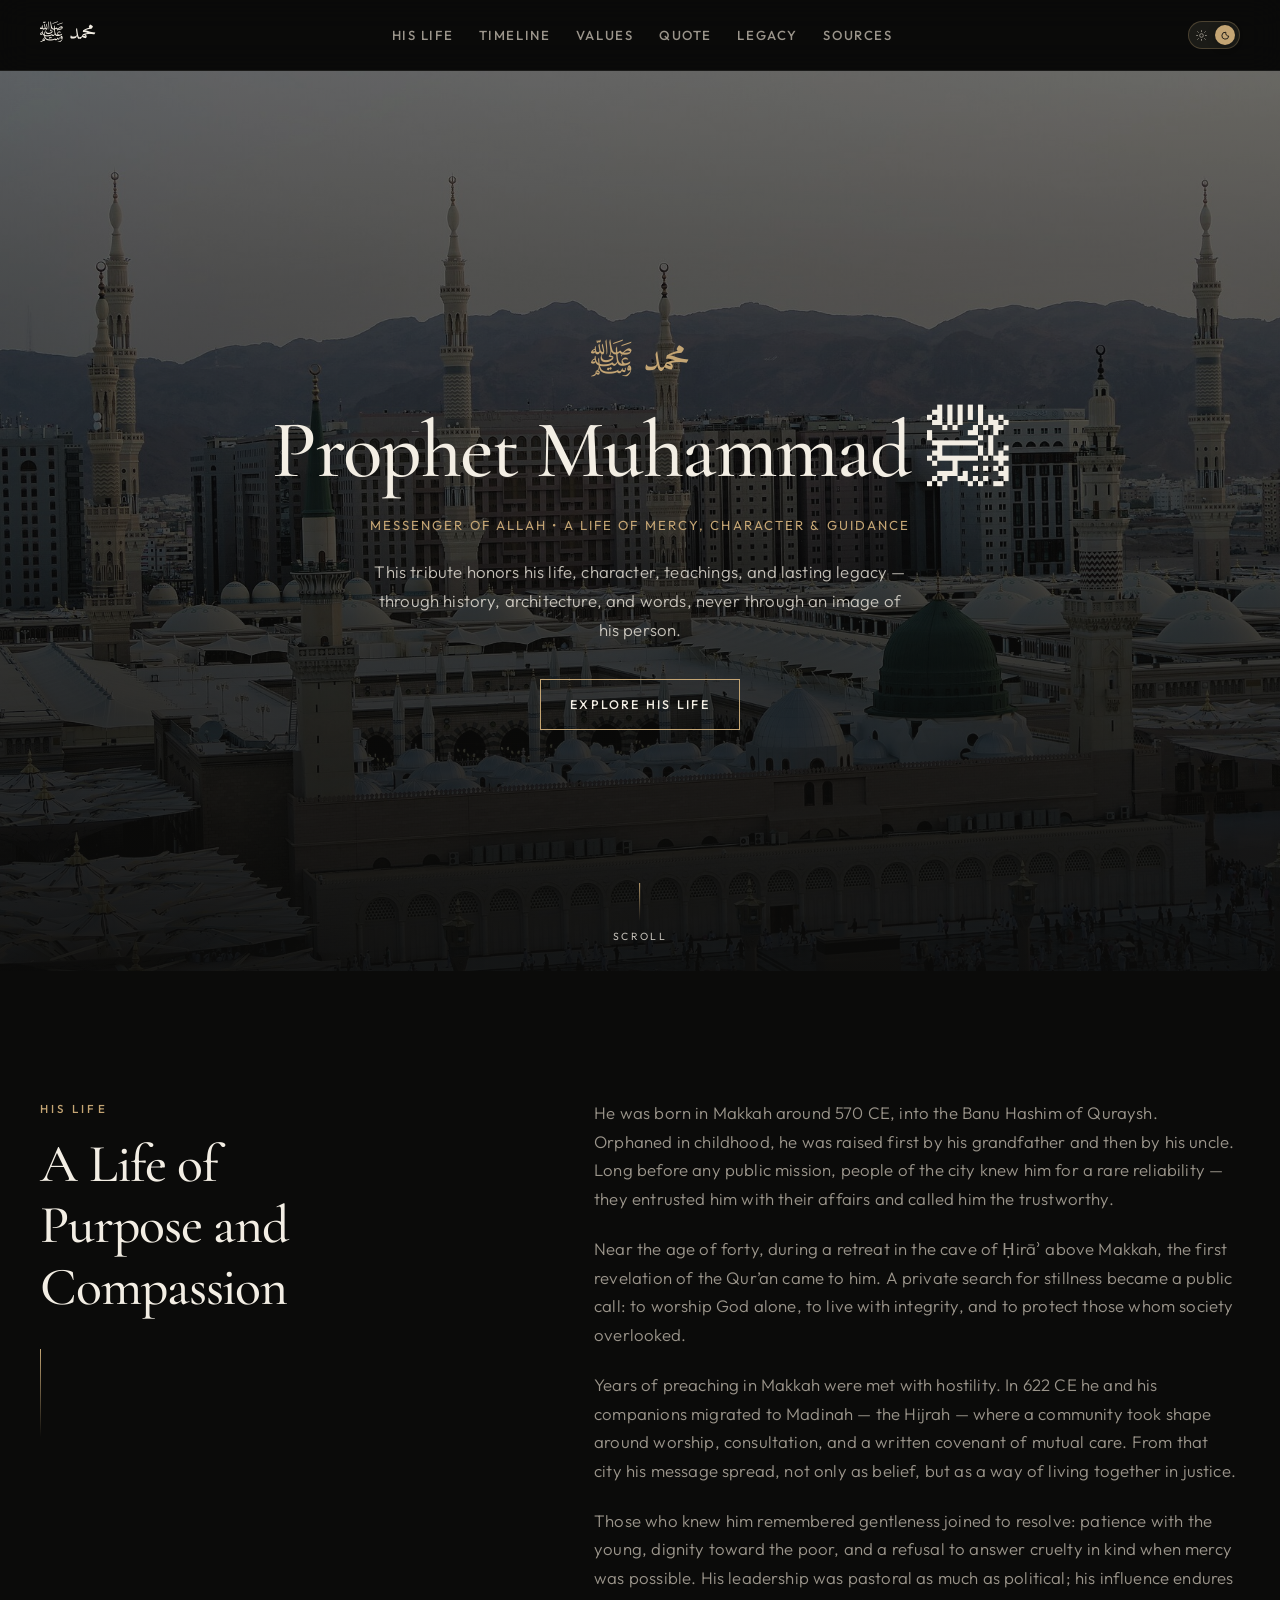
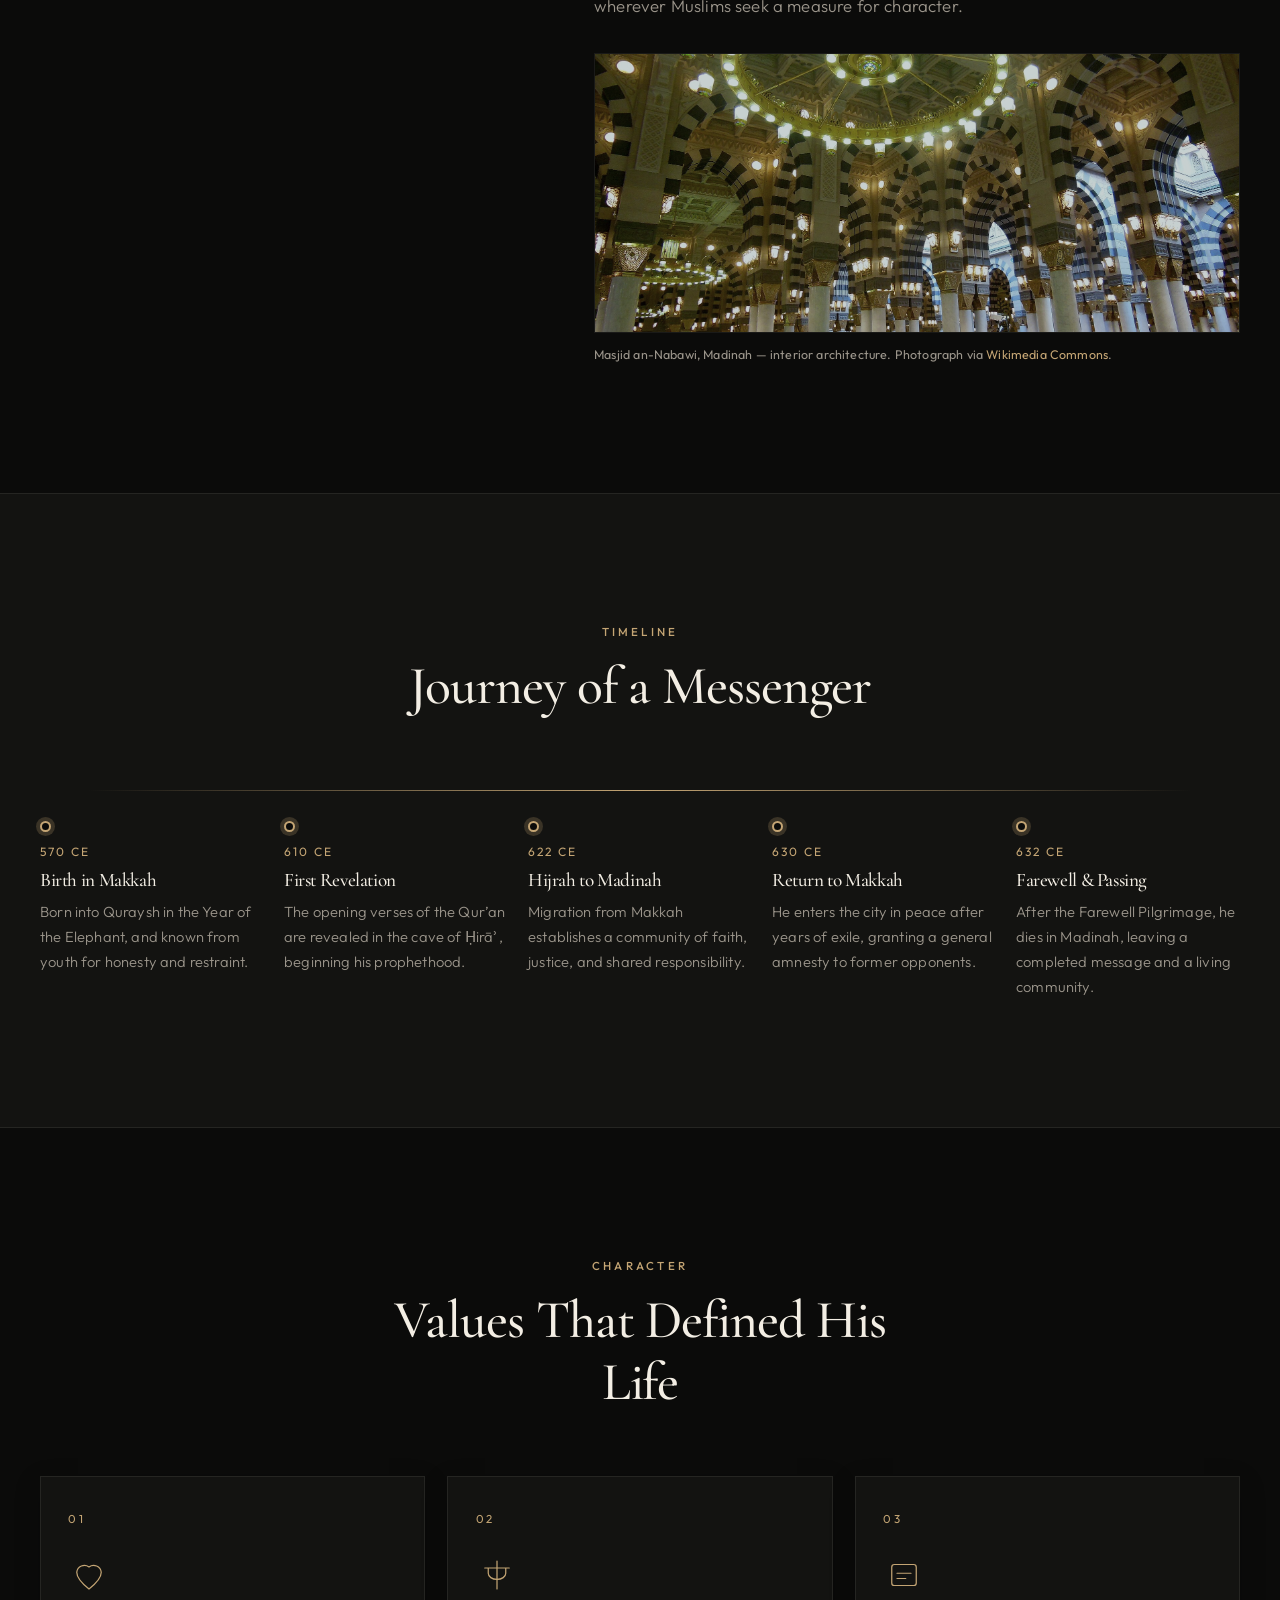
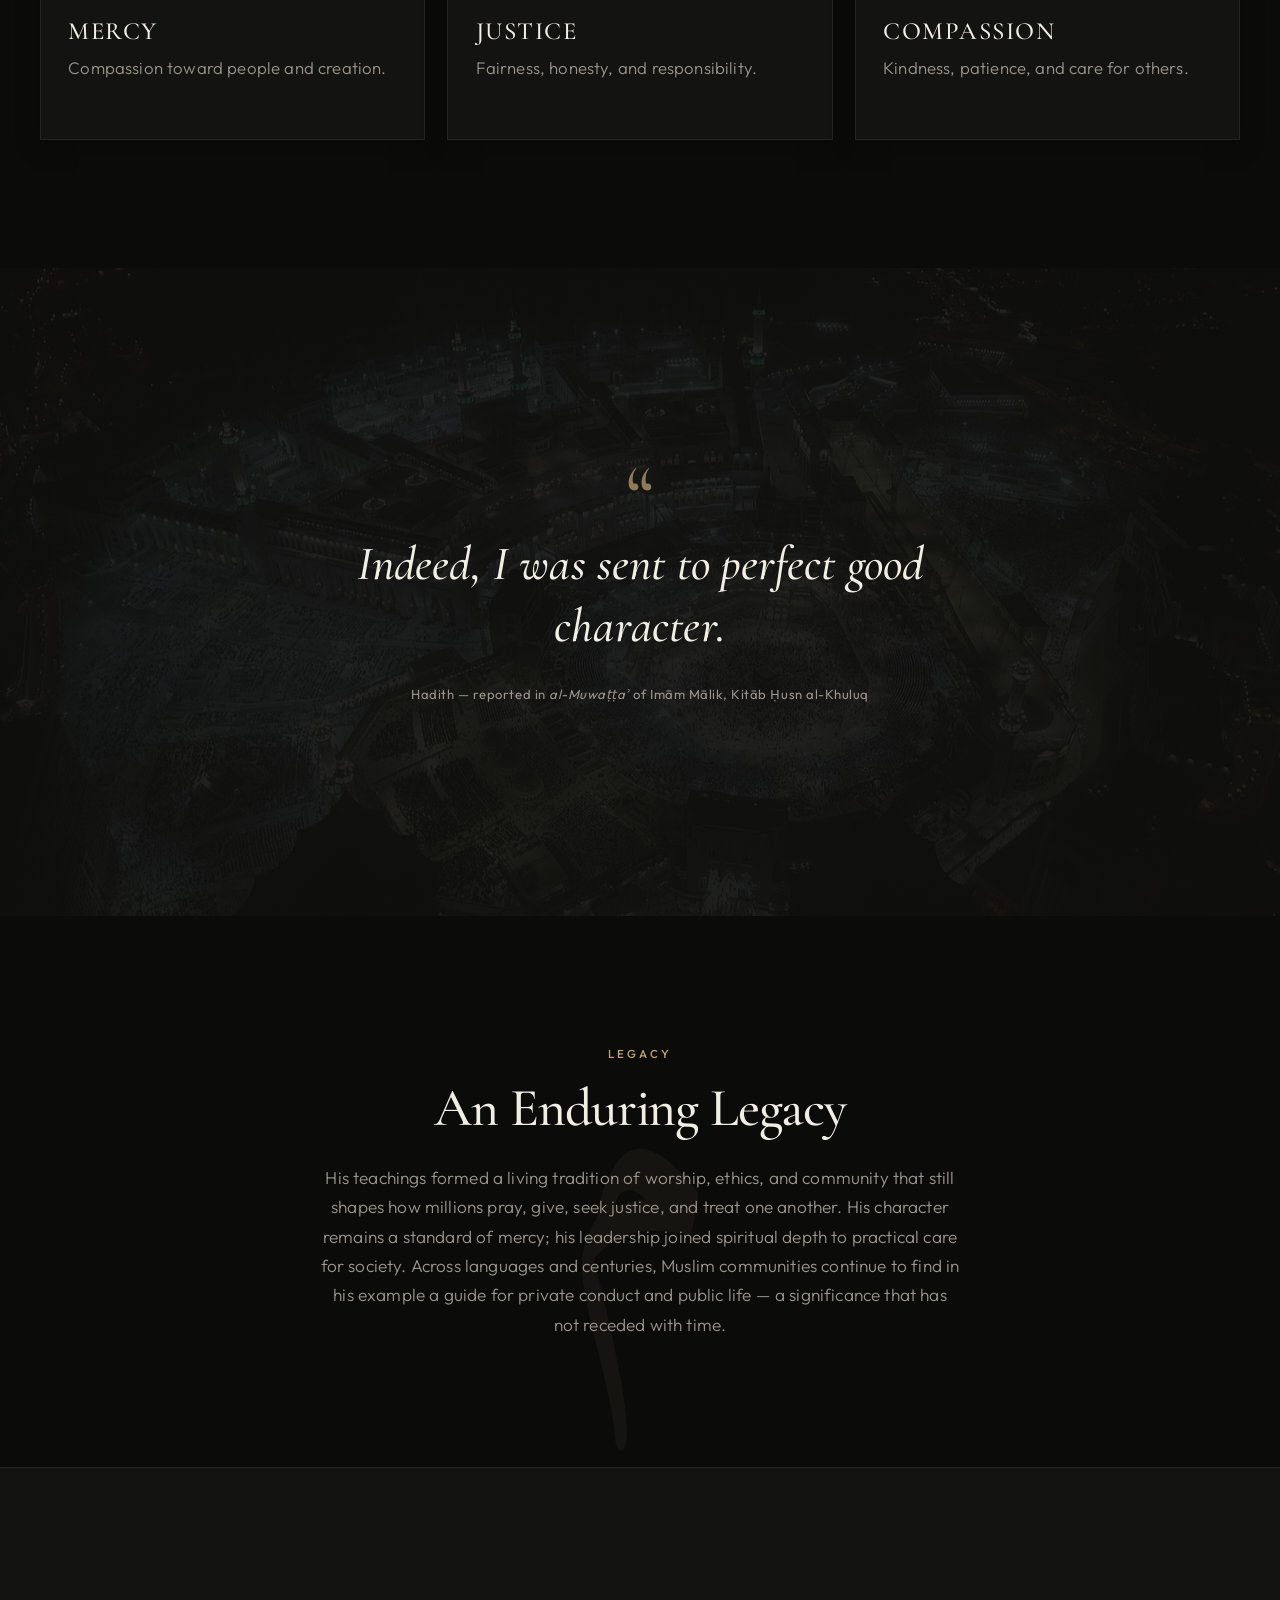
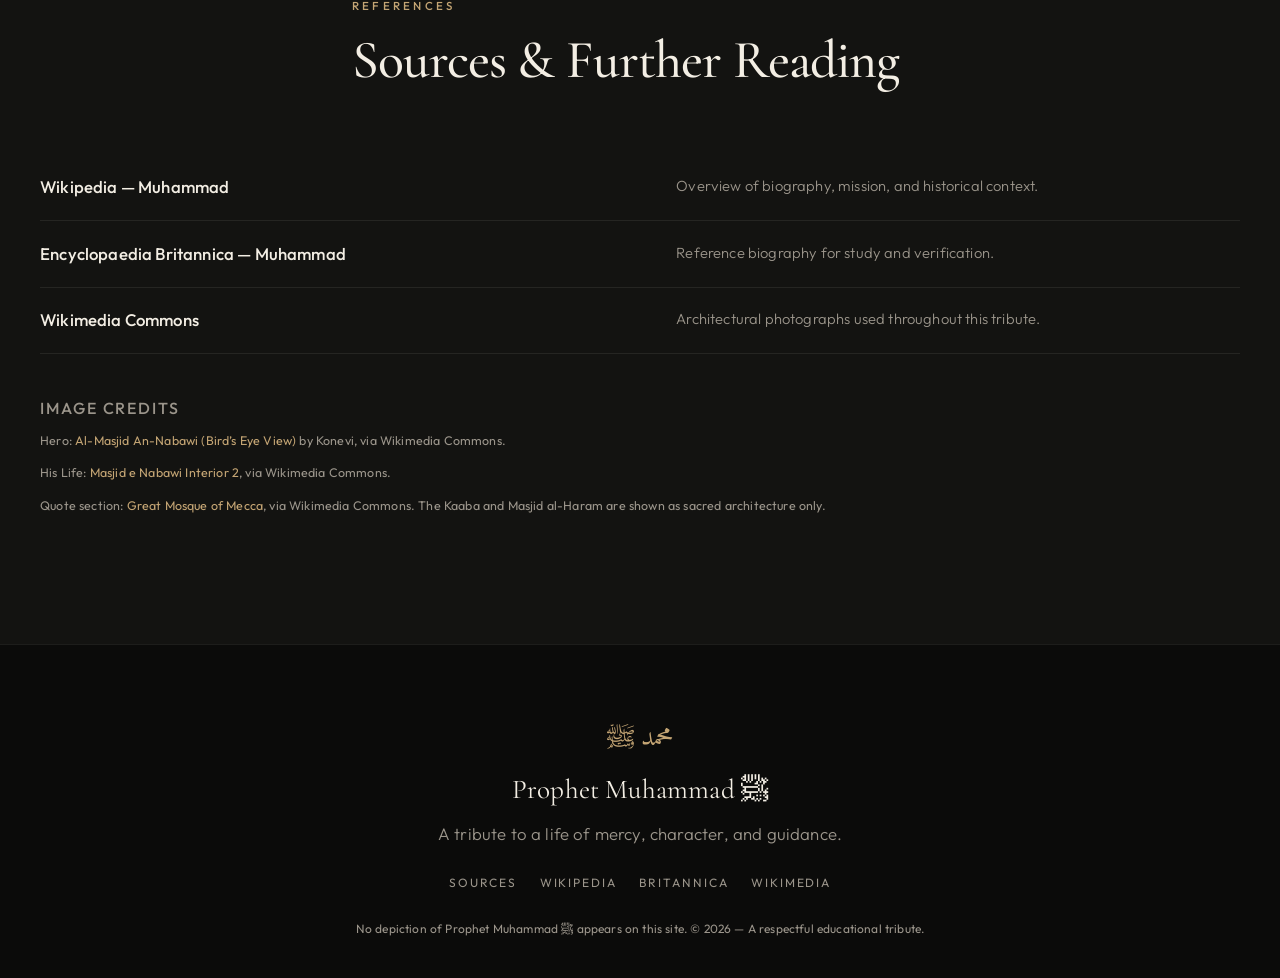
<file: WebDev-L2-TributePage/index.html>
<!DOCTYPE html>
<html lang="en">
  <head>
    <meta charset="UTF-8" />
    <meta name="viewport" content="width=device-width, initial-scale=1.0" />
    <meta
      name="description"
      content="A respectful tribute to Prophet Muhammad ﷺ — his life, character, teachings, and enduring legacy. No depiction of the Prophet is used."
    />
    <title>Prophet Muhammad ﷺ — A Life of Mercy, Character &amp; Guidance</title>
    <link rel="preconnect" href="https://fonts.googleapis.com" />
    <link rel="preconnect" href="https://fonts.gstatic.com" crossorigin />
    <link
      href="https://fonts.googleapis.com/css2?family=Amiri:ital,wght@0,400;0,700;1,400&family=Cormorant+Garamond:ital,wght@0,400;0,500;0,600;0,700;1,500;1,600&family=Outfit:wght@300;400;500;600&display=swap"
      rel="stylesheet"
    />
    <link rel="stylesheet" href="css/styles.css" />
  </head>
  <body>
    <a class="skip-link" href="#main">Skip to content</a>

    <input type="checkbox" id="theme-toggle" class="control-input" />
    <input type="checkbox" id="nav-toggle" class="control-input" />

    <header class="site-header">
      <div class="nav-bar">
        <a class="brand" href="#top" aria-label="Return to top">
          <span class="brand-ar" lang="ar" dir="rtl">محمد ﷺ</span>
        </a>

        <nav class="nav-links" id="site-nav" aria-label="Primary">
          <a href="#life">His Life</a>
          <a href="#timeline">Timeline</a>
          <a href="#values">Values</a>
          <a href="#quote">Quote</a>
          <a href="#legacy">Legacy</a>
          <a href="#sources">Sources</a>
        </nav>

        <div class="nav-tools">
          <label class="theme-toggle" for="theme-toggle" title="Toggle light and dark mode">
            <span class="visually-hidden">Toggle color theme</span>
            <span class="theme-toggle__track" aria-hidden="true">
              <svg class="icon-sun" viewBox="0 0 24 24" fill="none" stroke="currentColor" stroke-width="1.6">
                <circle cx="12" cy="12" r="3.4" />
                <path d="M12 3v1.8M12 19.2V21M4.9 4.9l1.3 1.3M17.8 17.8l1.3 1.3M3 12h1.8M19.2 12H21M4.9 19.1l1.3-1.3M17.8 6.2l1.3-1.3" stroke-linecap="round" />
              </svg>
              <svg class="icon-moon" viewBox="0 0 24 24" fill="none" stroke="currentColor" stroke-width="1.6">
                <path d="M16.2 13.2A6.2 6.2 0 0 1 10.8 6a6.4 6.4 0 1 0 5.4 7.2Z" stroke-linejoin="round" />
              </svg>
              <span class="theme-toggle__thumb"></span>
            </span>
          </label>

          <label class="hamburger" for="nav-toggle">
            <span class="visually-hidden">Open menu</span>
            <span class="hamburger__lines" aria-hidden="true">
              <span></span>
              <span></span>
              <span></span>
            </span>
          </label>
        </div>
      </div>
    </header>

    <div class="mobile-panel" aria-hidden="true">
      <nav class="mobile-nav" aria-label="Mobile">
        <a href="#life">His Life</a>
        <a href="#timeline">Timeline</a>
        <a href="#values">Values</a>
        <a href="#quote">Quote</a>
        <a href="#legacy">Legacy</a>
        <a href="#sources">Sources</a>
      </nav>
    </div>
    <label class="nav-backdrop" for="nav-toggle" aria-hidden="true"></label>

    <main id="main">
      <section class="hero" id="top">
        <div class="hero__media" role="img" aria-label="Masjid an-Nabawi in Madinah, viewed from above"></div>
        <div class="hero__pattern" aria-hidden="true"></div>
        <div class="hero__overlay"></div>
        <div class="hero__content">
          <p class="hero__arabic" lang="ar" dir="rtl">محمد ﷺ</p>
          <h1>Prophet Muhammad ﷺ</h1>
          <p class="hero__tagline">Messenger of Allah • A Life of Mercy, Character &amp; Guidance</p>
          <p class="hero__intro">
            This tribute honors his life, character, teachings, and lasting legacy —
            through history, architecture, and words, never through an image of his person.
          </p>
          <a class="btn" href="#life">Explore His Life</a>
        </div>
        <a class="scroll-hint" href="#life" aria-label="Scroll to His Life">
          <span class="scroll-hint__line"></span>
          <span>Scroll</span>
        </a>
      </section>

      <section class="section life" id="life">
        <div class="container life__grid">
          <div class="life__intro">
            <p class="section-label">His Life</p>
            <h2>A Life of Purpose and Compassion</h2>
            <div class="gold-rule gold-rule--vertical" aria-hidden="true"></div>
          </div>
          <div class="life__copy">
            <p>
              He was born in Makkah around 570 CE, into the Banu Hashim of Quraysh.
              Orphaned in childhood, he was raised first by his grandfather and then by
              his uncle. Long before any public mission, people of the city knew him for
              a rare reliability — they entrusted him with their affairs and called him
              the trustworthy.
            </p>
            <p>
              Near the age of forty, during a retreat in the cave of Ḥirāʾ above Makkah,
              the first revelation of the Qur’an came to him. A private search for
              stillness became a public call: to worship God alone, to live with
              integrity, and to protect those whom society overlooked.
            </p>
            <p>
              Years of preaching in Makkah were met with hostility. In 622 CE he and his
              companions migrated to Madinah — the Hijrah — where a community took shape
              around worship, consultation, and a written covenant of mutual care. From
              that city his message spread, not only as belief, but as a way of living
              together in justice.
            </p>
            <p>
              Those who knew him remembered gentleness joined to resolve: patience with
              the young, dignity toward the poor, and a refusal to answer cruelty in kind
              when mercy was possible. His leadership was pastoral as much as political;
              his influence endures wherever Muslims seek a measure for character.
            </p>
            <figure class="life__figure">
              <img
                src="images/life-nabawi-interior.jpg"
                alt="Interior arches and lamps of Masjid an-Nabawi in Madinah"
                width="1400"
                height="1050"
              />
              <figcaption>
                Masjid an-Nabawi, Madinah — interior architecture.
                Photograph via
                <a href="https://commons.wikimedia.org/wiki/File:Masjid_e_Nabawi_Interior_2.jpg" rel="noopener noreferrer" target="_blank">Wikimedia Commons</a>.
              </figcaption>
            </figure>
          </div>
        </div>
      </section>

      <section class="section timeline-section" id="timeline">
        <div class="container">
          <header class="section-header">
            <p class="section-label">Timeline</p>
            <h2>Journey of a Messenger</h2>
          </header>

          <ol class="timeline">
            <li class="timeline__item">
              <span class="timeline__dot" aria-hidden="true"></span>
              <time datetime="0570">570 CE</time>
              <h3>Birth in Makkah</h3>
              <p>Born into Quraysh in the Year of the Elephant, and known from youth for honesty and restraint.</p>
            </li>
            <li class="timeline__item">
              <span class="timeline__dot" aria-hidden="true"></span>
              <time datetime="0610">610 CE</time>
              <h3>First Revelation</h3>
              <p>The opening verses of the Qur’an are revealed in the cave of Ḥirāʾ, beginning his prophethood.</p>
            </li>
            <li class="timeline__item">
              <span class="timeline__dot" aria-hidden="true"></span>
              <time datetime="0622">622 CE</time>
              <h3>Hijrah to Madinah</h3>
              <p>Migration from Makkah establishes a community of faith, justice, and shared responsibility.</p>
            </li>
            <li class="timeline__item">
              <span class="timeline__dot" aria-hidden="true"></span>
              <time datetime="0630">630 CE</time>
              <h3>Return to Makkah</h3>
              <p>He enters the city in peace after years of exile, granting a general amnesty to former opponents.</p>
            </li>
            <li class="timeline__item">
              <span class="timeline__dot" aria-hidden="true"></span>
              <time datetime="0632">632 CE</time>
              <h3>Farewell &amp; Passing</h3>
              <p>After the Farewell Pilgrimage, he dies in Madinah, leaving a completed message and a living community.</p>
            </li>
          </ol>
        </div>
      </section>

      <section class="section values" id="values">
        <div class="container">
          <header class="section-header">
            <p class="section-label">Character</p>
            <h2>Values That Defined His Life</h2>
          </header>

          <div class="cards">
            <article class="card">
              <p class="card__index">01</p>
              <div class="card__icon" aria-hidden="true">
                <svg viewBox="0 0 48 48" fill="none" stroke="currentColor" stroke-width="1.4">
                  <path d="M24 40c8-6.4 14-12.2 14-19.2A8.8 8.8 0 0 0 24 14.8 8.8 8.8 0 0 0 10 20.8C10 27.8 16 33.6 24 40Z" stroke-linejoin="round" />
                </svg>
              </div>
              <h3>Mercy</h3>
              <p>Compassion toward people and creation.</p>
            </article>
            <article class="card">
              <p class="card__index">02</p>
              <div class="card__icon" aria-hidden="true">
                <svg viewBox="0 0 48 48" fill="none" stroke="currentColor" stroke-width="1.4">
                  <path d="M24 8v32M10 16h28" stroke-linecap="round" />
                  <path d="M14 16v6c0 4 4.5 7 10 7s10-3 10-7v-6" />
                </svg>
              </div>
              <h3>Justice</h3>
              <p>Fairness, honesty, and responsibility.</p>
            </article>
            <article class="card">
              <p class="card__index">03</p>
              <div class="card__icon" aria-hidden="true">
                <svg viewBox="0 0 48 48" fill="none" stroke="currentColor" stroke-width="1.4">
                  <path d="M16 22h16M16 28h10" stroke-linecap="round" />
                  <rect x="10" y="12" width="28" height="24" rx="3" />
                </svg>
              </div>
              <h3>Compassion</h3>
              <p>Kindness, patience, and care for others.</p>
            </article>
          </div>
        </div>
      </section>

      <section class="section quote" id="quote">
        <div class="quote__media" aria-hidden="true"></div>
        <div class="quote__veil"></div>
        <div class="container quote__inner">
          <span class="quote__mark" aria-hidden="true">“</span>
          <blockquote>
            <p>Indeed, I was sent to perfect good character.</p>
            <footer>
              <cite>Hadith — reported in <em>al-Muwaṭṭaʾ</em> of Imām Mālik, Kitāb Ḥusn al-Khuluq</cite>
            </footer>
          </blockquote>
        </div>
      </section>

      <section class="section legacy" id="legacy">
        <div class="legacy__ornament" aria-hidden="true" lang="ar">م</div>
        <div class="container legacy__inner">
          <p class="section-label">Legacy</p>
          <h2>An Enduring Legacy</h2>
          <p>
            His teachings formed a living tradition of worship, ethics, and community
            that still shapes how millions pray, give, seek justice, and treat one
            another. His character remains a standard of mercy; his leadership joined
            spiritual depth to practical care for society. Across languages and
            centuries, Muslim communities continue to find in his example a guide for
            private conduct and public life — a significance that has not receded with
            time.
          </p>
        </div>
      </section>

      <section class="section sources" id="sources">
        <div class="container">
          <header class="section-header section-header--left">
            <p class="section-label">References</p>
            <h2>Sources &amp; Further Reading</h2>
          </header>
          <ul class="source-list">
            <li>
              <a href="https://en.wikipedia.org/wiki/Muhammad" rel="noopener noreferrer" target="_blank">Wikipedia — Muhammad</a>
              <span>Overview of biography, mission, and historical context.</span>
            </li>
            <li>
              <a href="https://www.britannica.com/biography/Muhammad" rel="noopener noreferrer" target="_blank">Encyclopaedia Britannica — Muhammad</a>
              <span>Reference biography for study and verification.</span>
            </li>
            <li>
              <a href="https://commons.wikimedia.org/" rel="noopener noreferrer" target="_blank">Wikimedia Commons</a>
              <span>Architectural photographs used throughout this tribute.</span>
            </li>
          </ul>
          <div class="attributions">
            <h3>Image credits</h3>
            <p>
              Hero:
              <a href="https://commons.wikimedia.org/wiki/File:Al-Masjid_An-Nabawi_(Bird%27s_Eye_View).jpg" rel="noopener noreferrer" target="_blank">Al-Masjid An-Nabawi (Bird’s Eye View)</a>
              by Konevi, via Wikimedia Commons.
            </p>
            <p>
              His Life:
              <a href="https://commons.wikimedia.org/wiki/File:Masjid_e_Nabawi_Interior_2.jpg" rel="noopener noreferrer" target="_blank">Masjid e Nabawi Interior 2</a>,
              via Wikimedia Commons.
            </p>
            <p>
              Quote section:
              <a href="https://commons.wikimedia.org/wiki/File:Great_Mosque_of_Mecca.jpg" rel="noopener noreferrer" target="_blank">Great Mosque of Mecca</a>,
              via Wikimedia Commons. The Kaaba and Masjid al-Haram are shown as sacred architecture only.
            </p>
          </div>
        </div>
      </section>
    </main>

    <footer class="site-footer">
      <div class="container footer__inner">
        <p class="footer__arabic" lang="ar" dir="rtl">محمد ﷺ</p>
        <p class="footer__title">Prophet Muhammad ﷺ</p>
        <p class="footer__tag">A tribute to a life of mercy, character, and guidance.</p>
        <nav class="footer__links" aria-label="Footer">
          <a href="#sources">Sources</a>
          <a href="https://en.wikipedia.org/wiki/Muhammad" rel="noopener noreferrer" target="_blank">Wikipedia</a>
          <a href="https://www.britannica.com/biography/Muhammad" rel="noopener noreferrer" target="_blank">Britannica</a>
          <a href="https://commons.wikimedia.org/" rel="noopener noreferrer" target="_blank">Wikimedia</a>
        </nav>
        <p class="footer__note">
          No depiction of Prophet Muhammad ﷺ appears on this site. © 2026 — A respectful educational tribute.
        </p>
      </div>
    </footer>
  </body>
</html>
</file>
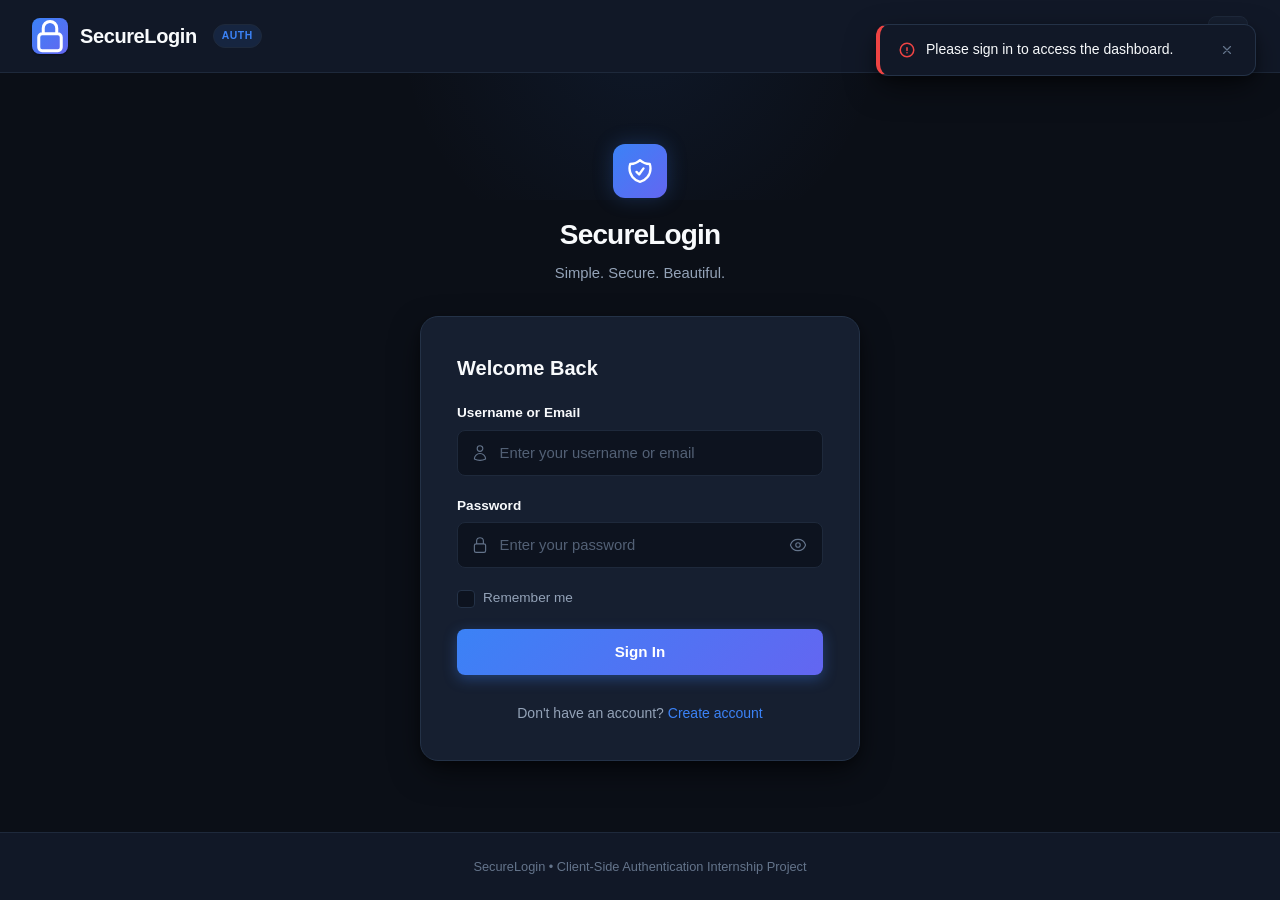
<file: WebDev-L2-Authentication/dashboard.html>
<!DOCTYPE html>
<html lang="en" data-theme="dark">
<head>
  <meta charset="UTF-8">
  <meta name="viewport" content="width=device-width, initial-scale=1.0">
  <title>SecureLogin — Protected Dashboard</title>
  <meta name="description" content="Protected user account dashboard with authentication status, security overview, and session control.">
  
  <!-- Pre-render Theme & Immediate Auth Guard to avoid unauthenticated render flash -->
  <script>
    (function() {
      try {
        var theme = localStorage.getItem('secureLoginTheme') || 'dark';
        document.documentElement.setAttribute('data-theme', theme);

        var sessionData = localStorage.getItem('secureLoginSession');
        if (!sessionData) {
          sessionStorage.setItem('secureLoginPendingToast', JSON.stringify({
            message: 'Please sign in to access the dashboard.',
            type: 'error'
          }));
          window.location.replace('index.html');
        } else {
          var session = JSON.parse(sessionData);
          if (session.expiresAt && Date.now() > session.expiresAt) {
            localStorage.removeItem('secureLoginSession');
            sessionStorage.setItem('secureLoginPendingToast', JSON.stringify({
              message: 'Your session has expired. Please sign in again.',
              type: 'error'
            }));
            window.location.replace('index.html');
          }
        }
      } catch (e) {
        window.location.replace('index.html');
      }
    })();
  </script>

  <link rel="stylesheet" href="style.css">
</head>
<body>
  <div class="app-wrapper">
    <!-- Navbar Header -->
    <header class="navbar">
      <a href="dashboard.html" class="brand" aria-label="SecureLogin Dashboard">
        <span class="brand-icon">
          <svg xmlns="http://www.w3.org/2000/svg" fill="none" viewBox="0 0 24 24" stroke-width="2" stroke="currentColor">
            <path stroke-linecap="round" stroke-linejoin="round" d="M16.5 10.5V6.75a4.5 4.5 0 10-9 0v3.75m-.75 11.25h10.5a2.25 2.25 0 002.25-2.25v-6.75a2.25 2.25 0 00-2.25-2.25H6.75a2.25 2.25 0 00-2.25 2.25v6.75a2.25 2.25 0 002.25 2.25z" />
          </svg>
        </span>
        <span>SecureLogin</span>
        <span class="brand-badge">Dashboard</span>
      </a>

      <div class="nav-actions">
        <!-- User Badge Pill -->
        <div class="user-badge-pill">
          <span class="status-indicator-dot"></span>
          <span id="user-badge-name">User</span>
        </div>

        <!-- Theme Toggle -->
        <button class="btn-icon theme-toggle" type="button" aria-label="Toggle dark/light theme" title="Toggle Theme">
          <span class="theme-toggle-icon">
            <svg xmlns="http://www.w3.org/2000/svg" fill="none" viewBox="0 0 24 24" stroke-width="1.5" stroke="currentColor">
              <path stroke-linecap="round" stroke-linejoin="round" d="M12 3v2.25m6.364.386l-1.591 1.591M21 12h-2.25m-.386 6.364l-1.591-1.591M12 18.75V21m-4.773-4.227l-1.591 1.591M5.25 12H3m4.227-4.773L5.636 5.636M15.75 12a3.75 3.75 0 11-7.5 0 3.75 3.75 0 017.5 0z" />
            </svg>
          </span>
        </button>

        <!-- Logout Button -->
        <button id="logout-btn" class="btn-logout" type="button" title="Sign out of your account">
          <svg xmlns="http://www.w3.org/2000/svg" fill="none" viewBox="0 0 24 24" stroke-width="1.75" stroke="currentColor">
            <path stroke-linecap="round" stroke-linejoin="round" d="M15.75 9V5.25A2.25 2.25 0 0013.5 3h-6a2.25 2.25 0 00-2.25 2.25v13.5A2.25 2.25 0 007.5 21h6a2.25 2.25 0 002.25-2.25V15M12 9l-3 3m0 0l3 3m-3-3h12.75" />
          </svg>
          <span>Logout</span>
        </button>
      </div>
    </header>

    <!-- Main Dashboard Content -->
    <main id="dashboard-main" class="dashboard-main">
      <!-- Welcome Hero Banner -->
      <section class="dashboard-hero">
        <div>
          <h1 id="user-greeting" class="hero-greeting">Welcome back 👋</h1>
          <p class="hero-subtitle">Your account overview and authentication security status</p>
        </div>
      </section>

      <!-- Metric Overview Cards -->
      <section class="overview-grid" aria-label="Account Metrics">
        <!-- Status Card -->
        <div class="stat-card">
          <div class="stat-icon-wrapper success">
            <svg xmlns="http://www.w3.org/2000/svg" fill="none" viewBox="0 0 24 24" stroke-width="1.75" stroke="currentColor">
              <path stroke-linecap="round" stroke-linejoin="round" d="M9 12.75L11.25 15 15 9.75M21 12a9 9 0 11-18 0 9 9 0 0118 0z" />
            </svg>
          </div>
          <div class="stat-content">
            <span class="stat-label">Status</span>
            <span class="stat-value">Authenticated</span>
            <span class="stat-detail">Active Session Guard</span>
          </div>
        </div>

        <!-- Account Card -->
        <div class="stat-card">
          <div class="stat-icon-wrapper info">
            <svg xmlns="http://www.w3.org/2000/svg" fill="none" viewBox="0 0 24 24" stroke-width="1.75" stroke="currentColor">
              <path stroke-linecap="round" stroke-linejoin="round" d="M15.75 6a3.75 3.75 0 11-7.5 0 3.75 3.75 0 017.5 0zM4.501 20.118a7.5 7.5 0 0114.998 0A17.933 17.933 0 0112 21.75c-2.676 0-5.216-.584-7.499-1.632z" />
            </svg>
          </div>
          <div class="stat-content">
            <span class="stat-label">Account</span>
            <span class="stat-value">Active</span>
            <span class="stat-detail">Verified User Profile</span>
          </div>
        </div>

        <!-- Security Card -->
        <div class="stat-card">
          <div class="stat-icon-wrapper accent">
            <svg xmlns="http://www.w3.org/2000/svg" fill="none" viewBox="0 0 24 24" stroke-width="1.75" stroke="currentColor">
              <path stroke-linecap="round" stroke-linejoin="round" d="M16.5 10.5V6.75a4.5 4.5 0 10-9 0v3.75m-.75 11.25h10.5a2.25 2.25 0 002.25-2.25v-6.75a2.25 2.25 0 00-2.25-2.25H6.75a2.25 2.25 0 00-2.25 2.25v6.75a2.25 2.25 0 002.25 2.25z" />
            </svg>
          </div>
          <div class="stat-content">
            <span class="stat-label">Security</span>
            <span class="stat-value">Protected</span>
            <span class="stat-detail">SHA-256 Hashed Storage</span>
          </div>
        </div>

        <!-- Session Card -->
        <div class="stat-card">
          <div class="stat-icon-wrapper accent">
            <svg xmlns="http://www.w3.org/2000/svg" fill="none" viewBox="0 0 24 24" stroke-width="1.75" stroke="currentColor">
              <path stroke-linecap="round" stroke-linejoin="round" d="M12 6v6h4.5m4.5 0a9 9 0 11-18 0 9 9 0 0118 0z" />
            </svg>
          </div>
          <div class="stat-content">
            <span class="stat-label">Session</span>
            <span id="session-expires-stat" class="stat-value">Standard (2 Hours)</span>
            <span class="stat-detail">Remember Me: <strong id="session-remember-stat">Disabled</strong></span>
          </div>
        </div>
      </section>

      <!-- Account & Security Details Grid -->
      <section class="dashboard-grid">
        <!-- Account Details Card -->
        <div class="content-card">
          <div class="card-header">
            <h2 class="card-title">
              <svg xmlns="http://www.w3.org/2000/svg" fill="none" viewBox="0 0 24 24" stroke-width="1.75" stroke="currentColor" style="width: 20px; height: 20px; color: var(--accent-primary);">
                <path stroke-linecap="round" stroke-linejoin="round" d="M17.982 18.725A7.488 7.488 0 0012 15.75a7.488 7.488 0 00-5.982 2.975m11.963 0a9 9 0 10-11.963 0m11.963 0A8.966 8.966 0 0112 21a8.966 8.966 0 01-5.982-2.275M15 9.75a3 3 0 11-6 0 3 3 0 016 0z" />
              </svg>
              <span>Account Information</span>
            </h2>
          </div>
          <div class="card-body">
            <div class="detail-list">
              <div class="detail-row">
                <span class="detail-label">Username</span>
                <span id="detail-username" class="detail-value">—</span>
              </div>

              <div class="detail-row">
                <span class="detail-label">Email Address</span>
                <span id="detail-email" class="detail-value">—</span>
              </div>

              <div class="detail-row">
                <span class="detail-label">Member Since</span>
                <span id="detail-member-since" class="detail-value">—</span>
              </div>

              <div class="detail-row">
                <span class="detail-label">Last Login</span>
                <span id="detail-last-login" class="detail-value">—</span>
              </div>

              <div class="detail-row">
                <span class="detail-label">Account Status</span>
                <span class="badge-active">
                  <span class="status-indicator-dot"></span>
                  Active
                </span>
              </div>

              <div class="detail-row">
                <span class="detail-label">Account Identifier</span>
                <span id="detail-user-id" class="detail-value" style="font-family: monospace; font-size: 0.825rem; color: var(--text-secondary);">—</span>
              </div>
            </div>
          </div>
        </div>

        <!-- Security & System Details Card -->
        <div class="content-card">
          <div class="card-header">
            <h2 class="card-title">
              <svg xmlns="http://www.w3.org/2000/svg" fill="none" viewBox="0 0 24 24" stroke-width="1.75" stroke="currentColor" style="width: 20px; height: 20px; color: var(--accent-primary);">
                <path stroke-linecap="round" stroke-linejoin="round" d="M9 12.75L11.25 15 15 9.75m-3-7.036A11.959 11.959 0 013.598 6 11.99 11.99 0 003 9.749c0 5.592 3.824 10.29 9 11.623 5.176-1.332 9-6.03 9-11.622 0-1.31-.21-2.571-.598-3.751h-.152c-3.196 0-6.1-1.248-8.25-3.285z" />
              </svg>
              <span>Security & Architecture</span>
            </h2>
          </div>
          <div class="card-body">
            <div class="detail-list">
              <div class="detail-row">
                <span class="detail-label">Password Hashing</span>
                <span class="detail-value">SHA-256 (Web Crypto API)</span>
              </div>

              <div class="detail-row">
                <span class="detail-label">Plaintext Exposure</span>
                <span class="detail-value" style="color: var(--success);">Zero Plaintext Stored</span>
              </div>

              <div class="detail-row">
                <span class="detail-label">Storage Medium</span>
                <span class="detail-value">Browser LocalStorage</span>
              </div>

              <div class="detail-row">
                <span class="detail-label">Session Guard</span>
                <span class="detail-value" style="color: var(--success);">Protected Route</span>
              </div>
            </div>

            <!-- Learning / Internship Notice -->
            <div class="security-notice">
              <div class="security-notice-title">
                <svg xmlns="http://www.w3.org/2000/svg" fill="none" viewBox="0 0 24 24" stroke-width="2" stroke="currentColor" style="width: 16px; height: 16px; color: var(--info);">
                  <path stroke-linecap="round" stroke-linejoin="round" d="M11.25 11.25l.041-.02a.75.75 0 011.063.852l-.708 2.836a.75.75 0 001.063.853l.041-.021M21 12a9 9 0 11-18 0 9 9 0 0118 0zm-9-3.75h.008v.008H12V8.25z" />
                </svg>
                <span>Educational Architecture Notice</span>
              </div>
              <p>
                This application demonstrates client-side authentication using Vanilla JavaScript, HTML5, CSS3, localStorage, and SHA-256 password hashing. In production architectures, authentication is verified on a secure server using HTTP-only cookies and bcrypt/argon2.
              </p>
            </div>
          </div>
        </div>
      </section>
    </main>

    <!-- App Footer -->
    <footer class="app-footer">
      <p>SecureLogin • Client-Side Authentication Internship Project</p>
    </footer>
  </div>

  <!-- Toast Notification Container -->
  <div id="toast-container" aria-live="polite"></div>

  <!-- Application Logic -->
  <script src="script.js"></script>
</body>
</html>
</file>
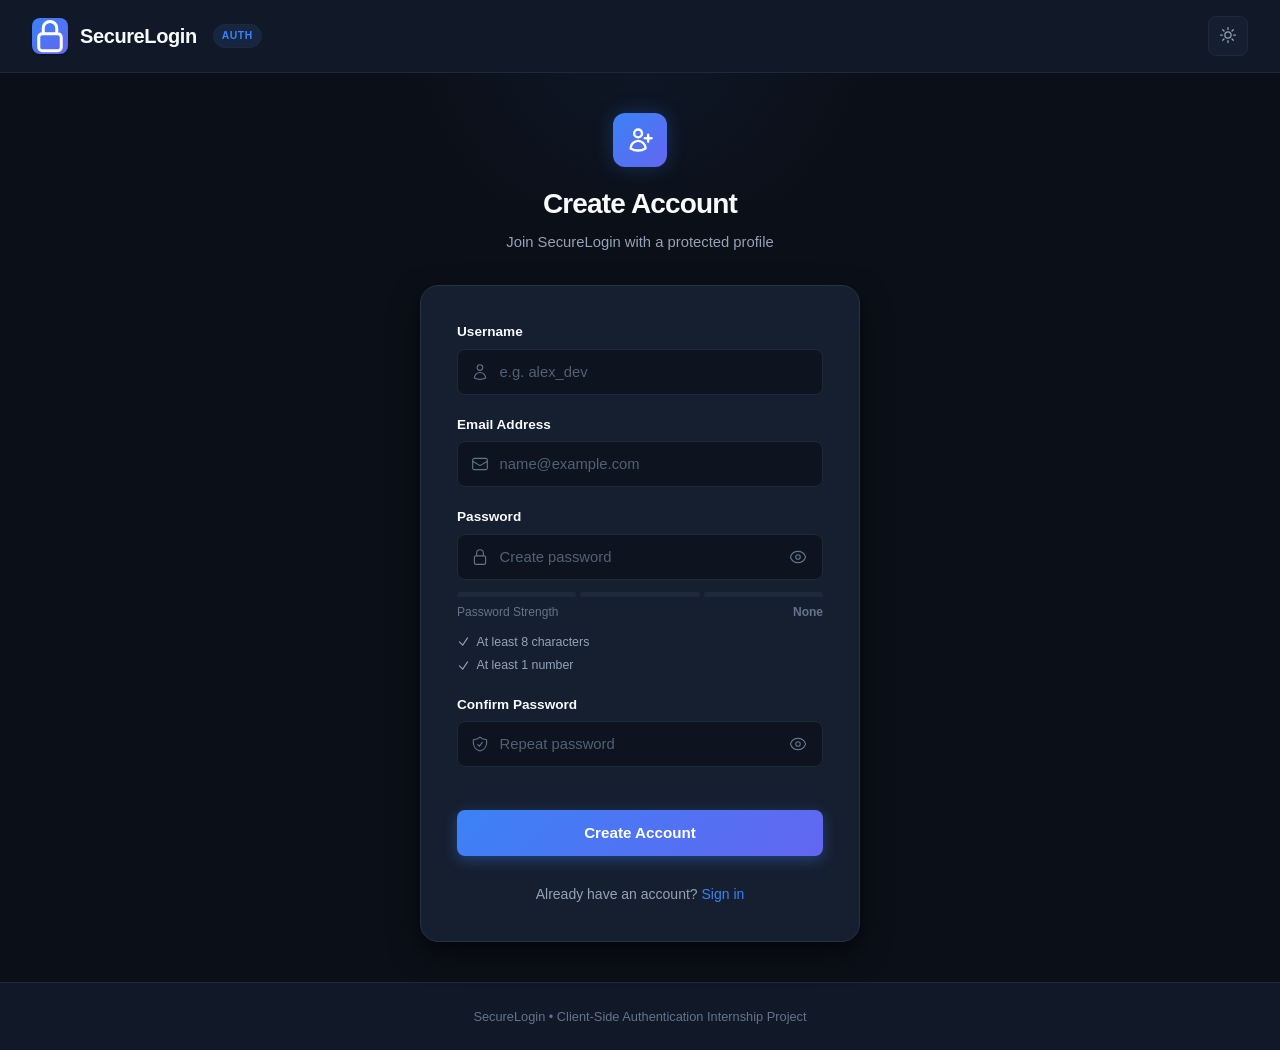
<file: WebDev-L2-Authentication/register.html>
<!DOCTYPE html>
<html lang="en" data-theme="dark">
<head>
  <meta charset="UTF-8">
  <meta name="viewport" content="width=device-width, initial-scale=1.0">
  <title>SecureLogin — Create Account</title>
  <meta name="description" content="Register a secure account with client-side SHA-256 password hashing.">
  
  <!-- Pre-render Theme to prevent visual flash -->
  <script>
    (function() {
      try {
        var theme = localStorage.getItem('secureLoginTheme') || 'dark';
        document.documentElement.setAttribute('data-theme', theme);
      } catch (e) {}
    })();
  </script>

  <link rel="stylesheet" href="style.css">
</head>
<body>
  <div class="app-wrapper">
    <!-- Navbar Header -->
    <header class="navbar">
      <a href="index.html" class="brand" aria-label="SecureLogin Home">
        <span class="brand-icon">
          <svg xmlns="http://www.w3.org/2000/svg" fill="none" viewBox="0 0 24 24" stroke-width="2" stroke="currentColor">
            <path stroke-linecap="round" stroke-linejoin="round" d="M16.5 10.5V6.75a4.5 4.5 0 10-9 0v3.75m-.75 11.25h10.5a2.25 2.25 0 002.25-2.25v-6.75a2.25 2.25 0 00-2.25-2.25H6.75a2.25 2.25 0 00-2.25 2.25v6.75a2.25 2.25 0 002.25 2.25z" />
          </svg>
        </span>
        <span>SecureLogin</span>
        <span class="brand-badge">Auth</span>
      </a>

      <div class="nav-actions">
        <button class="btn-icon theme-toggle" type="button" aria-label="Toggle dark/light theme" title="Toggle Theme">
          <span class="theme-toggle-icon">
            <svg xmlns="http://www.w3.org/2000/svg" fill="none" viewBox="0 0 24 24" stroke-width="1.5" stroke="currentColor">
              <path stroke-linecap="round" stroke-linejoin="round" d="M12 3v2.25m6.364.386l-1.591 1.591M21 12h-2.25m-.386 6.364l-1.591-1.591M12 18.75V21m-4.773-4.227l-1.591 1.591M5.25 12H3m4.227-4.773L5.636 5.636M15.75 12a3.75 3.75 0 11-7.5 0 3.75 3.75 0 017.5 0z" />
            </svg>
          </span>
        </button>
      </div>
    </header>

    <!-- Main Content Area -->
    <main class="auth-page">
      <div class="auth-container">
        <div class="auth-header">
          <div class="auth-logo">
            <svg xmlns="http://www.w3.org/2000/svg" fill="none" viewBox="0 0 24 24" stroke-width="2" stroke="currentColor">
              <path stroke-linecap="round" stroke-linejoin="round" d="M19 7.5v3m0 0v3m0-3h3m-3 0h-3m-2.25-4.125a3.375 3.375 0 11-6.75 0 3.375 3.375 0 016.75 0zM4 19.235v-.11a6.375 6.375 0 0112.75 0v.109A12.318 12.318 0 0110.374 21c-2.331 0-4.512-.645-6.374-1.766z" />
            </svg>
          </div>
          <h1 class="auth-title">Create Account</h1>
          <p class="auth-subtitle">Join SecureLogin with a protected profile</p>
        </div>

        <div class="auth-card">
          <form id="register-form" class="auth-form" novalidate>
            <!-- Username Input -->
            <div class="form-group">
              <label for="register-username" class="form-label">
                <span>Username</span>
              </label>
              <div class="input-wrapper">
                <span class="input-icon">
                  <svg xmlns="http://www.w3.org/2000/svg" fill="none" viewBox="0 0 24 24" stroke-width="1.5" stroke="currentColor">
                    <path stroke-linecap="round" stroke-linejoin="round" d="M15.75 6a3.75 3.75 0 11-7.5 0 3.75 3.75 0 017.5 0zM4.501 20.118a7.5 7.5 0 0114.998 0A17.933 17.933 0 0112 21.75c-2.676 0-5.216-.584-7.499-1.632z" />
                  </svg>
                </span>
                <input 
                  type="text" 
                  id="register-username" 
                  class="form-input" 
                  placeholder="e.g. alex_dev" 
                  autocomplete="username" 
                  required
                >
              </div>
            </div>

            <!-- Email Input -->
            <div class="form-group">
              <label for="register-email" class="form-label">
                <span>Email Address</span>
              </label>
              <div class="input-wrapper">
                <span class="input-icon">
                  <svg xmlns="http://www.w3.org/2000/svg" fill="none" viewBox="0 0 24 24" stroke-width="1.5" stroke="currentColor">
                    <path stroke-linecap="round" stroke-linejoin="round" d="M21.75 6.75v10.5a2.25 2.25 0 01-2.25 2.25h-15a2.25 2.25 0 01-2.25-2.25V6.75m19.5 0A2.25 2.25 0 0019.5 4.5h-15a2.25 2.25 0 00-2.25 2.25m19.5 0v.243a2.25 2.25 0 01-1.07 1.916l-7.5 4.615a2.25 2.25 0 01-2.36 0L3.32 8.91a2.25 2.25 0 01-1.07-1.916V6.75" />
                  </svg>
                </span>
                <input 
                  type="email" 
                  id="register-email" 
                  class="form-input" 
                  placeholder="name@example.com" 
                  autocomplete="email" 
                  required
                >
              </div>
            </div>

            <!-- Password Input -->
            <div class="form-group">
              <label for="register-password" class="form-label">
                <span>Password</span>
              </label>
              <div class="input-wrapper">
                <span class="input-icon">
                  <svg xmlns="http://www.w3.org/2000/svg" fill="none" viewBox="0 0 24 24" stroke-width="1.5" stroke="currentColor">
                    <path stroke-linecap="round" stroke-linejoin="round" d="M16.5 10.5V6.75a4.5 4.5 0 10-9 0v3.75m-.75 11.25h10.5a2.25 2.25 0 002.25-2.25v-6.75a2.25 2.25 0 00-2.25-2.25H6.75a2.25 2.25 0 00-2.25 2.25v6.75a2.25 2.25 0 002.25 2.25z" />
                  </svg>
                </span>
                <input 
                  type="password" 
                  id="register-password" 
                  class="form-input" 
                  placeholder="Create password" 
                  autocomplete="new-password" 
                  required
                >
                <button type="button" id="toggle-password-btn" class="btn-toggle-password" aria-label="Show password" title="Toggle password visibility"></button>
              </div>

              <!-- Password Strength Meter -->
              <div class="strength-meter">
                <div class="strength-bars">
                  <div class="strength-bar"></div>
                  <div class="strength-bar"></div>
                  <div class="strength-bar"></div>
                </div>
                <div class="strength-label-container">
                  <span>Password Strength</span>
                  <span id="strength-text" class="strength-text">None</span>
                </div>
              </div>

              <!-- Live Requirement Checklist -->
              <ul class="requirement-list" aria-live="polite">
                <li id="req-length" class="requirement-item">
                  <svg xmlns="http://www.w3.org/2000/svg" fill="none" viewBox="0 0 24 24" stroke-width="2" stroke="currentColor">
                    <path stroke-linecap="round" stroke-linejoin="round" d="M4.5 12.75l6 6 9-13.5" />
                  </svg>
                  <span>At least 8 characters</span>
                </li>
                <li id="req-number" class="requirement-item">
                  <svg xmlns="http://www.w3.org/2000/svg" fill="none" viewBox="0 0 24 24" stroke-width="2" stroke="currentColor">
                    <path stroke-linecap="round" stroke-linejoin="round" d="M4.5 12.75l6 6 9-13.5" />
                  </svg>
                  <span>At least 1 number</span>
                </li>
              </ul>
            </div>

            <!-- Confirm Password Input -->
            <div class="form-group">
              <label for="register-confirm-password" class="form-label">
                <span>Confirm Password</span>
              </label>
              <div class="input-wrapper">
                <span class="input-icon">
                  <svg xmlns="http://www.w3.org/2000/svg" fill="none" viewBox="0 0 24 24" stroke-width="1.5" stroke="currentColor">
                    <path stroke-linecap="round" stroke-linejoin="round" d="M9 12.75L11.25 15 15 9.75m-3-7.036A11.959 11.959 0 013.598 6 11.99 11.99 0 003 9.749c0 5.592 3.824 10.29 9 11.623 5.176-1.332 9-6.03 9-11.622 0-1.31-.21-2.571-.598-3.751h-.152c-3.196 0-6.1-1.248-8.25-3.285z" />
                  </svg>
                </span>
                <input 
                  type="password" 
                  id="register-confirm-password" 
                  class="form-input" 
                  placeholder="Repeat password" 
                  autocomplete="new-password" 
                  required
                >
                <button type="button" id="toggle-confirm-password-btn" class="btn-toggle-password" aria-label="Show password" title="Toggle password visibility"></button>
              </div>
              <div id="match-feedback" class="form-feedback" aria-live="polite"></div>
            </div>

            <!-- Submit Button -->
            <button type="submit" id="register-submit-btn" class="btn-primary">
              <span class="btn-text">Create Account</span>
              <span class="btn-spinner" aria-hidden="true"></span>
            </button>
          </form>

          <div class="auth-footer">
            <p>Already have an account? <a href="index.html">Sign in</a></p>
          </div>
        </div>
      </div>
    </main>

    <!-- App Footer -->
    <footer class="app-footer">
      <p>SecureLogin • Client-Side Authentication Internship Project</p>
    </footer>
  </div>

  <!-- Toast Notification Container -->
  <div id="toast-container" aria-live="polite"></div>

  <!-- Application Logic -->
  <script src="script.js"></script>
</body>
</html>
</file>
<file: WebDev-L2-Authentication/style.css>
/* ==========================================================================
   SECURELOGIN - Modern Authentication System Stylesheet
   Design: Premium, Minimalist, Dark-First with Light Mode Support
   ========================================================================== */

/* --------------------------------------------------------------------------
   CSS Variables & Design Tokens
   -------------------------------------------------------------------------- */
:root {
  /* Dark Theme (Default) */
  --bg-app: #0b0f17;
  --bg-surface: #111827;
  --bg-card: #161f30;
  --bg-card-hover: #1c273c;
  --bg-input: #0d131f;
  --bg-input-focus: #111827;
  --bg-badge: rgba(59, 130, 246, 0.12);
  
  --border-subtle: #1e293b;
  --border-card: #243247;
  --border-focus: #3b82f6;
  --border-hover: #334155;
  
  --text-primary: #f8fafc;
  --text-secondary: #94a3b8;
  --text-muted: #64748b;
  --text-inverse: #0b0f17;
  
  --accent-primary: #3b82f6;
  --accent-hover: #2563eb;
  --accent-active: #1d4ed8;
  --accent-light: rgba(59, 130, 246, 0.15);
  --accent-gradient: linear-gradient(135deg, #3b82f6 0%, #6366f1 100%);
  
  --success: #10b981;
  --success-bg: rgba(16, 185, 129, 0.12);
  --success-border: rgba(16, 185, 129, 0.3);
  
  --warning: #f59e0b;
  --warning-bg: rgba(245, 158, 11, 0.12);
  --warning-border: rgba(245, 158, 11, 0.3);
  
  --danger: #ef4444;
  --danger-bg: rgba(239, 68, 68, 0.12);
  --danger-border: rgba(239, 68, 68, 0.3);
  
  --info: #0ea5e9;
  --info-bg: rgba(14, 165, 233, 0.12);
  
  --radius-xs: 4px;
  --radius-sm: 8px;
  --radius-md: 12px;
  --radius-lg: 18px;
  --radius-pill: 9999px;
  
  --shadow-sm: 0 1px 2px 0 rgba(0, 0, 0, 0.4);
  --shadow-md: 0 4px 12px -2px rgba(0, 0, 0, 0.5), 0 2px 6px -1px rgba(0, 0, 0, 0.4);
  --shadow-lg: 0 12px 32px -4px rgba(0, 0, 0, 0.6), 0 4px 12px -2px rgba(0, 0, 0, 0.4);
  --shadow-glow: 0 0 20px rgba(59, 130, 246, 0.25);
  
  --font-family: -apple-system, BlinkMacSystemFont, 'Segoe UI', Roboto, Helvetica, Arial, sans-serif;
  --transition-fast: 0.15s ease;
  --transition-normal: 0.25s cubic-bezier(0.4, 0, 0.2, 1);
}

/* Light Theme */
[data-theme="light"] {
  --bg-app: #f8fafc;
  --bg-surface: #ffffff;
  --bg-card: #ffffff;
  --bg-card-hover: #f1f5f9;
  --bg-input: #f8fafc;
  --bg-input-focus: #ffffff;
  --bg-badge: rgba(59, 130, 246, 0.08);
  
  --border-subtle: #e2e8f0;
  --border-card: #cbd5e1;
  --border-focus: #2563eb;
  --border-hover: #94a3b8;
  
  --text-primary: #0f172a;
  --text-secondary: #475569;
  --text-muted: #94a3b8;
  --text-inverse: #ffffff;
  
  --accent-primary: #2563eb;
  --accent-hover: #1d4ed8;
  --accent-active: #1e40af;
  --accent-light: rgba(37, 99, 235, 0.1);
  --accent-gradient: linear-gradient(135deg, #2563eb 0%, #4f46e5 100%);
  
  --success: #059669;
  --success-bg: rgba(5, 150, 105, 0.1);
  --success-border: rgba(5, 150, 105, 0.3);
  
  --warning: #d97706;
  --warning-bg: rgba(217, 119, 6, 0.1);
  --warning-border: rgba(217, 119, 6, 0.3);
  
  --danger: #dc2626;
  --danger-bg: rgba(220, 38, 38, 0.1);
  --danger-border: rgba(220, 38, 38, 0.3);
  
  --shadow-sm: 0 1px 3px 0 rgba(0, 0, 0, 0.08);
  --shadow-md: 0 4px 14px -2px rgba(0, 0, 0, 0.08), 0 2px 6px -1px rgba(0, 0, 0, 0.04);
  --shadow-lg: 0 14px 34px -4px rgba(0, 0, 0, 0.1), 0 4px 12px -2px rgba(0, 0, 0, 0.05);
  --shadow-glow: 0 0 20px rgba(37, 99, 235, 0.15);
}

/* --------------------------------------------------------------------------
   Base & Reset Styles
   -------------------------------------------------------------------------- */
*, *::before, *::after {
  box-sizing: border-box;
  margin: 0;
  padding: 0;
}

html {
  font-size: 16px;
  scroll-behavior: smooth;
  height: 100%;
}

body {
  font-family: var(--font-family);
  background-color: var(--bg-app);
  color: var(--text-primary);
  min-height: 100%;
  line-height: 1.5;
  display: flex;
  flex-direction: column;
  -webkit-font-smoothing: antialiased;
  -moz-osx-font-smoothing: grayscale;
  transition: background-color var(--transition-normal), color var(--transition-normal);
}

a {
  color: var(--accent-primary);
  text-decoration: none;
  font-weight: 500;
  transition: color var(--transition-fast);
}

a:hover {
  text-decoration: underline;
  color: var(--accent-hover);
}

a:focus-visible, button:focus-visible, input:focus-visible {
  outline: 2px solid var(--accent-primary);
  outline-offset: 2px;
}

/* --------------------------------------------------------------------------
   Layout & Containers
   -------------------------------------------------------------------------- */
.app-wrapper {
  min-height: 100vh;
  display: flex;
  flex-direction: column;
  position: relative;
  overflow-x: hidden;
}

/* Subtle background accent glow */
.app-wrapper::before {
  content: '';
  position: absolute;
  top: -150px;
  left: 50%;
  transform: translateX(-50%);
  width: 600px;
  height: 350px;
  background: radial-gradient(circle, rgba(59, 130, 246, 0.08) 0%, rgba(0, 0, 0, 0) 70%);
  pointer-events: none;
  z-index: 0;
}

[data-theme="light"] .app-wrapper::before {
  background: radial-gradient(circle, rgba(37, 99, 235, 0.06) 0%, rgba(255, 255, 255, 0) 70%);
}

/* --------------------------------------------------------------------------
   Header & Navigation
   -------------------------------------------------------------------------- */
.navbar {
  display: flex;
  align-items: center;
  justify-content: space-between;
  padding: 1rem 2rem;
  background-color: var(--bg-surface);
  border-bottom: 1px solid var(--border-subtle);
  position: sticky;
  top: 0;
  z-index: 40;
  backdrop-filter: blur(12px);
  -webkit-backdrop-filter: blur(12px);
  transition: background-color var(--transition-normal), border-color var(--transition-normal);
}

.brand {
  display: flex;
  align-items: center;
  gap: 0.75rem;
  font-size: 1.25rem;
  font-weight: 700;
  color: var(--text-primary);
  text-decoration: none;
  letter-spacing: -0.02em;
}

.brand-icon {
  display: inline-flex;
  align-items: center;
  justify-content: center;
  width: 36px;
  height: 36px;
  border-radius: var(--radius-sm);
  background: var(--accent-gradient);
  color: #ffffff;
  box-shadow: var(--shadow-sm);
}

.brand-badge {
  font-size: 0.65rem;
  font-weight: 600;
  text-transform: uppercase;
  letter-spacing: 0.05em;
  padding: 0.2rem 0.5rem;
  background: var(--bg-badge);
  color: var(--accent-primary);
  border-radius: var(--radius-pill);
  border: 1px solid var(--border-subtle);
  margin-left: 0.25rem;
}

.nav-actions {
  display: flex;
  align-items: center;
  gap: 0.75rem;
}

/* --------------------------------------------------------------------------
   Theme Toggle & Buttons
   -------------------------------------------------------------------------- */
.btn-icon {
  display: inline-flex;
  align-items: center;
  justify-content: center;
  width: 40px;
  height: 40px;
  border-radius: var(--radius-sm);
  background: var(--bg-card);
  border: 1px solid var(--border-subtle);
  color: var(--text-secondary);
  cursor: pointer;
  transition: var(--transition-fast);
}

.btn-icon:hover {
  background: var(--bg-card-hover);
  color: var(--text-primary);
  border-color: var(--border-hover);
}

.btn-icon svg {
  width: 20px;
  height: 20px;
}

.btn-logout {
  display: inline-flex;
  align-items: center;
  gap: 0.5rem;
  padding: 0.5rem 1rem;
  font-size: 0.875rem;
  font-weight: 600;
  border-radius: var(--radius-sm);
  background: var(--bg-card);
  border: 1px solid var(--border-subtle);
  color: var(--danger);
  cursor: pointer;
  transition: var(--transition-fast);
}

.btn-logout:hover {
  background: var(--danger-bg);
  border-color: var(--danger-border);
}

.btn-logout svg {
  width: 16px;
  height: 16px;
}

/* --------------------------------------------------------------------------
   Auth Pages Layout & Cards
   -------------------------------------------------------------------------- */
.auth-page {
  flex: 1;
  display: flex;
  align-items: center;
  justify-content: center;
  padding: 2.5rem 1.5rem;
  position: relative;
  z-index: 1;
}

.auth-container {
  width: 100%;
  max-width: 440px;
}

.auth-header {
  text-align: center;
  margin-bottom: 2rem;
}

.auth-logo {
  display: inline-flex;
  align-items: center;
  justify-content: center;
  width: 54px;
  height: 54px;
  border-radius: var(--radius-md);
  background: var(--accent-gradient);
  color: #ffffff;
  margin-bottom: 1rem;
  box-shadow: var(--shadow-glow);
}

.auth-logo svg {
  width: 28px;
  height: 28px;
}

.auth-title {
  font-size: 1.75rem;
  font-weight: 700;
  letter-spacing: -0.03em;
  color: var(--text-primary);
  margin-bottom: 0.35rem;
}

.auth-subtitle {
  font-size: 0.925rem;
  color: var(--text-secondary);
}

.auth-card {
  background: var(--bg-card);
  border: 1px solid var(--border-card);
  border-radius: var(--radius-lg);
  padding: 2.25rem;
  box-shadow: var(--shadow-lg);
  backdrop-filter: blur(10px);
  -webkit-backdrop-filter: blur(10px);
  transition: transform var(--transition-fast), border-color var(--transition-fast);
}

/* --------------------------------------------------------------------------
   Forms, Inputs & Controls
   -------------------------------------------------------------------------- */
.auth-form {
  display: flex;
  flex-direction: column;
  gap: 1.25rem;
}

.form-group {
  display: flex;
  flex-direction: column;
  gap: 0.4rem;
  position: relative;
}

.form-label {
  display: flex;
  align-items: center;
  justify-content: space-between;
  font-size: 0.85rem;
  font-weight: 600;
  color: var(--text-primary);
}

.input-wrapper {
  position: relative;
  display: flex;
  align-items: center;
}

.input-icon {
  position: absolute;
  left: 0.9rem;
  color: var(--text-muted);
  display: flex;
  align-items: center;
  pointer-events: none;
}

.input-icon svg {
  width: 18px;
  height: 18px;
}

.form-input {
  width: 100%;
  height: 46px;
  padding: 0.65rem 0.9rem 0.65rem 2.6rem;
  background-color: var(--bg-input);
  border: 1px solid var(--border-subtle);
  border-radius: var(--radius-sm);
  color: var(--text-primary);
  font-family: inherit;
  font-size: 0.925rem;
  transition: border-color var(--transition-fast), background-color var(--transition-fast), box-shadow var(--transition-fast);
}

.form-input.no-icon {
  padding-left: 0.9rem;
}

.form-input::placeholder {
  color: var(--text-muted);
  opacity: 0.8;
}

.form-input:hover {
  border-color: var(--border-hover);
}

.form-input:focus {
  outline: none;
  border-color: var(--border-focus);
  background-color: var(--bg-input-focus);
  box-shadow: 0 0 0 3px rgba(59, 130, 246, 0.2);
}

/* Input Validation States */
.form-input.is-valid {
  border-color: var(--success);
}

.form-input.is-invalid {
  border-color: var(--danger);
  background-color: var(--danger-bg);
}

.btn-toggle-password {
  position: absolute;
  right: 0.6rem;
  background: transparent;
  border: none;
  color: var(--text-muted);
  cursor: pointer;
  padding: 0.4rem;
  display: flex;
  align-items: center;
  justify-content: center;
  border-radius: var(--radius-xs);
  transition: color var(--transition-fast);
}

.btn-toggle-password:hover {
  color: var(--text-primary);
}

.btn-toggle-password svg {
  width: 18px;
  height: 18px;
}

/* Form Helper & Validation Messages */
.form-feedback {
  font-size: 0.775rem;
  display: flex;
  align-items: center;
  gap: 0.35rem;
  min-height: 1rem;
}

.form-feedback.error {
  color: var(--danger);
}

.form-feedback.success {
  color: var(--success);
}

.form-feedback svg {
  width: 14px;
  height: 14px;
  flex-shrink: 0;
}

/* --------------------------------------------------------------------------
   Password Strength Meter
   -------------------------------------------------------------------------- */
.strength-meter {
  margin-top: 0.35rem;
  display: flex;
  flex-direction: column;
  gap: 0.35rem;
}

.strength-bars {
  display: flex;
  gap: 4px;
  height: 5px;
  width: 100%;
}

.strength-bar {
  flex: 1;
  height: 100%;
  background-color: var(--border-subtle);
  border-radius: var(--radius-pill);
  transition: background-color 0.3s ease;
}

.strength-bar.weak {
  background-color: var(--danger);
}

.strength-bar.medium {
  background-color: var(--warning);
}

.strength-bar.strong {
  background-color: var(--success);
}

.strength-label-container {
  display: flex;
  justify-content: space-between;
  align-items: center;
  font-size: 0.75rem;
  color: var(--text-muted);
}

.strength-text {
  font-weight: 600;
  text-transform: capitalize;
}

.strength-text.weak { color: var(--danger); }
.strength-text.medium { color: var(--warning); }
.strength-text.strong { color: var(--success); }

/* Registration Live Checklist */
.requirement-list {
  list-style: none;
  display: flex;
  flex-direction: column;
  gap: 0.3rem;
  margin-top: 0.35rem;
  font-size: 0.775rem;
  color: var(--text-secondary);
}

.requirement-item {
  display: flex;
  align-items: center;
  gap: 0.4rem;
  transition: color var(--transition-fast);
}

.requirement-item.met {
  color: var(--success);
}

.requirement-item svg {
  width: 13px;
  height: 13px;
  flex-shrink: 0;
}

/* --------------------------------------------------------------------------
   Checkboxes & Utilities
   -------------------------------------------------------------------------- */
.form-options {
  display: flex;
  align-items: center;
  justify-content: space-between;
  font-size: 0.85rem;
}

.checkbox-container {
  display: flex;
  align-items: center;
  gap: 0.5rem;
  cursor: pointer;
  user-select: none;
  color: var(--text-secondary);
}

.checkbox-container input[type="checkbox"] {
  appearance: none;
  -webkit-appearance: none;
  width: 18px;
  height: 18px;
  border: 1px solid var(--border-card);
  border-radius: var(--radius-xs);
  background-color: var(--bg-input);
  display: inline-grid;
  place-content: center;
  cursor: pointer;
  transition: var(--transition-fast);
}

.checkbox-container input[type="checkbox"]:checked {
  background-color: var(--accent-primary);
  border-color: var(--accent-primary);
}

.checkbox-container input[type="checkbox"]::before {
  content: "";
  width: 10px;
  height: 10px;
  clip-path: polygon(14% 44%, 0 65%, 50% 100%, 100% 16%, 80% 0%, 43% 62%);
  transform: scale(0);
  background-color: #ffffff;
  transition: 120ms transform ease-in-out;
}

.checkbox-container input[type="checkbox"]:checked::before {
  transform: scale(1);
}

/* --------------------------------------------------------------------------
   Buttons & Actions
   -------------------------------------------------------------------------- */
.btn-primary {
  width: 100%;
  height: 46px;
  display: inline-flex;
  align-items: center;
  justify-content: center;
  gap: 0.5rem;
  background: var(--accent-gradient);
  color: #ffffff;
  border: none;
  border-radius: var(--radius-sm);
  font-size: 0.95rem;
  font-weight: 600;
  cursor: pointer;
  box-shadow: 0 4px 14px rgba(59, 130, 246, 0.35);
  transition: transform var(--transition-fast), box-shadow var(--transition-fast), filter var(--transition-fast);
  position: relative;
  overflow: hidden;
}

.btn-primary:hover {
  filter: brightness(1.08);
  box-shadow: 0 6px 20px rgba(59, 130, 246, 0.45);
}

.btn-primary:active {
  transform: scale(0.98);
}

.btn-primary:disabled {
  opacity: 0.65;
  cursor: not-allowed;
  transform: none;
}

.btn-spinner {
  display: none;
  width: 18px;
  height: 18px;
  border: 2px solid rgba(255, 255, 255, 0.3);
  border-top-color: #ffffff;
  border-radius: 50%;
  animation: spin 0.7s linear infinite;
}

.btn-primary.loading .btn-text {
  opacity: 0;
}

.btn-primary.loading .btn-spinner {
  display: block;
  position: absolute;
}

@keyframes spin {
  to { transform: rotate(360deg); }
}

.auth-footer {
  text-align: center;
  margin-top: 1.75rem;
  font-size: 0.875rem;
  color: var(--text-secondary);
}

/* --------------------------------------------------------------------------
   Dashboard Styles
   -------------------------------------------------------------------------- */
.dashboard-main {
  flex: 1;
  padding: 2.5rem 2rem;
  max-width: 1100px;
  margin: 0 auto;
  width: 100%;
}

.dashboard-hero {
  display: flex;
  align-items: center;
  justify-content: space-between;
  flex-wrap: wrap;
  gap: 1.5rem;
  margin-bottom: 2rem;
  padding-bottom: 1.75rem;
  border-bottom: 1px solid var(--border-subtle);
}

.hero-greeting {
  font-size: 2rem;
  font-weight: 700;
  letter-spacing: -0.03em;
  color: var(--text-primary);
  margin-bottom: 0.35rem;
}

.hero-subtitle {
  color: var(--text-secondary);
  font-size: 0.95rem;
}

.user-badge-pill {
  display: inline-flex;
  align-items: center;
  gap: 0.5rem;
  padding: 0.4rem 0.9rem;
  background: var(--bg-card);
  border: 1px solid var(--border-subtle);
  border-radius: var(--radius-pill);
  font-size: 0.85rem;
  color: var(--text-secondary);
}

.status-indicator-dot {
  width: 8px;
  height: 8px;
  border-radius: 50%;
  background-color: var(--success);
  box-shadow: 0 0 8px var(--success);
  animation: pulse-subtle 2s infinite ease-in-out;
}

@keyframes pulse-subtle {
  0%, 100% { opacity: 1; transform: scale(1); }
  50% { opacity: 0.6; transform: scale(1.1); }
}

/* Metric Cards Grid */
.overview-grid {
  display: grid;
  grid-template-columns: repeat(auto-fit, minmax(230px, 1fr));
  gap: 1.25rem;
  margin-bottom: 2rem;
}

.stat-card {
  background: var(--bg-card);
  border: 1px solid var(--border-card);
  border-radius: var(--radius-md);
  padding: 1.5rem;
  display: flex;
  align-items: flex-start;
  gap: 1rem;
  box-shadow: var(--shadow-sm);
  transition: transform var(--transition-fast), border-color var(--transition-fast);
}

.stat-card:hover {
  transform: translateY(-2px);
  border-color: var(--border-hover);
}

.stat-icon-wrapper {
  display: inline-flex;
  align-items: center;
  justify-content: center;
  width: 44px;
  height: 44px;
  border-radius: var(--radius-sm);
  background: var(--bg-surface);
  border: 1px solid var(--border-subtle);
  color: var(--accent-primary);
  flex-shrink: 0;
}

.stat-icon-wrapper.success {
  color: var(--success);
  background: var(--success-bg);
  border-color: var(--success-border);
}

.stat-icon-wrapper.info {
  color: var(--info);
  background: var(--info-bg);
}

.stat-icon-wrapper.accent {
  color: var(--accent-primary);
  background: var(--accent-light);
}

.stat-content {
  display: flex;
  flex-direction: column;
}

.stat-label {
  font-size: 0.775rem;
  text-transform: uppercase;
  font-weight: 600;
  letter-spacing: 0.05em;
  color: var(--text-muted);
  margin-bottom: 0.25rem;
}

.stat-value {
  font-size: 1.25rem;
  font-weight: 700;
  color: var(--text-primary);
  margin-bottom: 0.15rem;
}

.stat-detail {
  font-size: 0.775rem;
  color: var(--text-secondary);
}

/* Dashboard Content Sections */
.dashboard-grid {
  display: grid;
  grid-template-columns: 3fr 2fr;
  gap: 1.5rem;
  margin-bottom: 2rem;
}

.content-card {
  background: var(--bg-card);
  border: 1px solid var(--border-card);
  border-radius: var(--radius-md);
  box-shadow: var(--shadow-sm);
  overflow: hidden;
}

.card-header {
  padding: 1.25rem 1.5rem;
  border-bottom: 1px solid var(--border-subtle);
  display: flex;
  align-items: center;
  justify-content: space-between;
}

.card-title {
  font-size: 1.1rem;
  font-weight: 700;
  color: var(--text-primary);
  display: flex;
  align-items: center;
  gap: 0.5rem;
}

.card-body {
  padding: 1.5rem;
}

/* Detail Rows */
.detail-list {
  display: flex;
  flex-direction: column;
  gap: 1.1rem;
}

.detail-row {
  display: flex;
  align-items: flex-start;
  justify-content: space-between;
  padding-bottom: 0.9rem;
  border-bottom: 1px solid var(--border-subtle);
}

.detail-row:last-child {
  border-bottom: none;
  padding-bottom: 0;
}

.detail-label {
  font-size: 0.875rem;
  color: var(--text-secondary);
  font-weight: 500;
}

.detail-value {
  font-size: 0.925rem;
  color: var(--text-primary);
  font-weight: 600;
  text-align: right;
  word-break: break-all;
}

.badge-active {
  display: inline-flex;
  align-items: center;
  gap: 0.35rem;
  padding: 0.2rem 0.6rem;
  border-radius: var(--radius-pill);
  background: var(--success-bg);
  color: var(--success);
  border: 1px solid var(--success-border);
  font-size: 0.775rem;
  font-weight: 600;
}

/* Security Notice Box */
.security-notice {
  background: var(--bg-surface);
  border: 1px solid var(--border-subtle);
  border-radius: var(--radius-sm);
  padding: 1rem 1.25rem;
  margin-top: 1rem;
  font-size: 0.825rem;
  line-height: 1.5;
  color: var(--text-secondary);
}

.security-notice-title {
  font-weight: 600;
  color: var(--text-primary);
  display: flex;
  align-items: center;
  gap: 0.4rem;
  margin-bottom: 0.35rem;
}

/* --------------------------------------------------------------------------
   Toast Notifications System
   -------------------------------------------------------------------------- */
#toast-container {
  position: fixed;
  top: 1.5rem;
  right: 1.5rem;
  z-index: 9999;
  display: flex;
  flex-direction: column;
  gap: 0.75rem;
  max-width: 380px;
  width: calc(100% - 3rem);
  pointer-events: none;
}

.toast {
  pointer-events: auto;
  display: flex;
  align-items: center;
  justify-content: space-between;
  gap: 0.75rem;
  padding: 0.9rem 1.1rem;
  background: var(--bg-surface);
  border: 1px solid var(--border-card);
  border-radius: var(--radius-md);
  box-shadow: var(--shadow-lg);
  color: var(--text-primary);
  font-size: 0.875rem;
  animation: toast-in 0.3s cubic-bezier(0.16, 1, 0.3, 1) forwards;
  transition: opacity 0.25s ease, transform 0.25s ease;
}

.toast.toast-hide {
  opacity: 0;
  transform: translateX(30px) scale(0.95);
}

.toast-content {
  display: flex;
  align-items: center;
  gap: 0.65rem;
  flex: 1;
}

.toast-icon {
  display: flex;
  align-items: center;
  justify-content: center;
  flex-shrink: 0;
}

.toast-icon svg {
  width: 18px;
  height: 18px;
}

.toast.toast-success {
  border-left: 4px solid var(--success);
}
.toast.toast-success .toast-icon {
  color: var(--success);
}

.toast.toast-error {
  border-left: 4px solid var(--danger);
}
.toast.toast-error .toast-icon {
  color: var(--danger);
}

.toast.toast-info {
  border-left: 4px solid var(--accent-primary);
}
.toast.toast-info .toast-icon {
  color: var(--accent-primary);
}

.toast-close {
  background: transparent;
  border: none;
  color: var(--text-muted);
  cursor: pointer;
  padding: 0.2rem;
  display: flex;
  align-items: center;
  justify-content: center;
  border-radius: var(--radius-xs);
  transition: color var(--transition-fast);
}

.toast-close:hover {
  color: var(--text-primary);
}

.toast-close svg {
  width: 14px;
  height: 14px;
}

@keyframes toast-in {
  from {
    opacity: 0;
    transform: translateY(-12px) scale(0.95);
  }
  to {
    opacity: 1;
    transform: translateY(0) scale(1);
  }
}

/* --------------------------------------------------------------------------
   Footer
   -------------------------------------------------------------------------- */
.app-footer {
  margin-top: auto;
  padding: 1.5rem 2rem;
  text-align: center;
  border-top: 1px solid var(--border-subtle);
  font-size: 0.8rem;
  color: var(--text-muted);
  background-color: var(--bg-surface);
}

/* --------------------------------------------------------------------------
   Responsive Media Queries
   -------------------------------------------------------------------------- */
@media (max-width: 860px) {
  .dashboard-grid {
    grid-template-columns: 1fr;
  }
  
  .navbar {
    padding: 0.9rem 1.25rem;
  }
  
  .dashboard-main {
    padding: 1.75rem 1.25rem;
  }
  
  .hero-greeting {
    font-size: 1.6rem;
  }
}

@media (max-width: 480px) {
  .auth-page {
    padding: 1.5rem 1rem;
  }
  
  .auth-card {
    padding: 1.5rem 1.25rem;
  }
  
  .auth-title {
    font-size: 1.45rem;
  }
  
  .overview-grid {
    grid-template-columns: 1fr;
  }
  
  #toast-container {
    top: 1rem;
    right: 1rem;
    left: 1rem;
    width: auto;
  }
  
  .detail-row {
    flex-direction: column;
    gap: 0.25rem;
  }
  
  .detail-value {
    text-align: left;
  }
}

/* --------------------------------------------------------------------------
   Reduced Motion
   -------------------------------------------------------------------------- */
@media (prefers-reduced-motion: reduce) {
  *, *::before, *::after {
    animation-duration: 0.01ms !important;
    animation-iteration-count: 1 !important;
    transition-duration: 0.01ms !important;
  }
}
</file>
<file: WebDev-L2-Calculator/style.css>
:root {
  --bg: #080808;
  --surface: #111111;
  --surface2: #181818;
  --surface3: #222222;

  --button: #242424;
  --button-hover: #303030;

  --border: #303030;

  --text: #ffffff;
  --muted: #999999;

  --gold: #d4af37;
  --gold-light: #e5c65a;

  --shadow: 0 25px 60px rgba(0, 0, 0, 0.45);
}

body.light {
  --bg: #f2f2ef;
  --surface: #ffffff;
  --surface2: #f7f7f5;
  --surface3: #eeeeeb;

  --button: #e7e7e3;
  --button-hover: #dcdcd7;

  --border: #d6d6d1;

  --text: #151515;
  --muted: #777777;

  --gold: #a67c00;
  --gold-light: #c69b25;

  --shadow: 0 20px 50px rgba(0, 0, 0, 0.1);
}

/* RESET */

* {
  margin: 0;
  padding: 0;
  box-sizing: border-box;
}

body {
  min-height: 100vh;

  background: var(--bg);

  color: var(--text);

  font-family: Arial, Helvetica, sans-serif;

  transition:
    background 0.25s ease,
    color 0.25s ease;
}

button {
  font-family: inherit;

  border: none;

  cursor: pointer;

  color: inherit;
}

/* HEADER */

.header {
  height: 75px;

  padding: 0 35px;

  display: flex;

  align-items: center;

  justify-content: space-between;

  background: var(--surface);

  border-bottom: 1px solid var(--border);
}

.logo-area {
  display: flex;

  align-items: center;

  gap: 13px;
}

.logo {
  width: 42px;
  height: 42px;

  display: grid;

  place-items: center;

  border: 1px solid var(--gold);

  border-radius: 11px;

  color: var(--gold);

  font-size: 19px;

  font-weight: bold;

  background: rgba(212, 175, 55, 0.08);
}

.logo-area h1 {
  font-size: 16px;

  margin-bottom: 4px;
}

.logo-area p {
  color: var(--muted);

  font-size: 10px;
}

.theme-btn {
  width: 42px;
  height: 42px;

  border: 1px solid var(--border);

  border-radius: 10px;

  background: var(--surface2);

  font-size: 17px;

  transition: 0.2s;
}

.theme-btn:hover {
  color: var(--gold);

  border-color: var(--gold);
}

/* WORKSPACE */

.workspace {
  width: min(1400px, 100%);

  margin: auto;

  padding: 32px;

  display: grid;

  grid-template-columns:
    minmax(0, 1fr)
    350px;

  gap: 25px;
}

/* MODE */

.mode-switch {
  display: flex;

  width: max-content;

  padding: 4px;

  margin-bottom: 17px;

  border: 1px solid var(--border);

  border-radius: 11px;

  background: var(--surface);
}

.mode {
  min-width: 135px;

  padding: 11px 20px;

  border-radius: 8px;

  background: transparent;

  color: var(--muted);

  font-size: 11px;

  font-weight: bold;
}

.mode:hover {
  color: var(--text);
}

.mode.active {
  background: rgba(212, 175, 55, 0.12);

  color: var(--gold);

  box-shadow: inset 0 0 0 1px var(--gold);
}

/* CALCULATOR */

.calculator {
  padding: 20px;

  background: var(--surface);

  border: 1px solid var(--border);

  border-radius: 22px;

  box-shadow: var(--shadow);
}

/* DISPLAY */

.display {
  min-height: 180px;

  padding: 22px;

  display: flex;

  flex-direction: column;

  justify-content: space-between;

  background: var(--surface2);

  border: 1px solid var(--border);

  border-radius: 17px;

  margin-bottom: 13px;
}

.display-top {
  display: flex;

  align-items: center;

  justify-content: space-between;
}

#expression {
  color: var(--muted);

  font-size: 15px;

  overflow: hidden;

  text-overflow: ellipsis;

  white-space: nowrap;
}

.copy-btn {
  width: 35px;
  height: 35px;

  border: 1px solid var(--border);

  border-radius: 8px;

  background: var(--surface3);

  color: var(--muted);
}

.copy-btn:hover {
  color: var(--gold);

  border-color: var(--gold);
}

.result {
  text-align: right;

  font-size: clamp(42px, 6vw, 70px);

  font-weight: 500;

  letter-spacing: -3px;

  overflow: hidden;

  text-overflow: ellipsis;

  white-space: nowrap;
}

.display-bottom {
  display: flex;

  justify-content: space-between;

  color: var(--muted);

  font-size: 10px;
}

.display-bottom > span:first-child {
  display: flex;

  align-items: center;

  gap: 6px;
}

.display-bottom i {
  width: 6px;
  height: 6px;

  border-radius: 50%;

  background: var(--gold);
}

.degree {
  color: var(--gold);

  font-weight: bold;
}

/* ERROR */

.error {
  display: none;

  padding: 12px;

  margin-bottom: 12px;

  border: 1px solid #555;

  border-radius: 10px;

  background: var(--surface3);

  font-size: 11px;

  line-height: 1.5;
}

.error.show {
  display: block;
}

.error strong {
  display: block;

  color: var(--gold);

  margin-bottom: 3px;
}

/* SCIENTIFIC */

.scientific-panel {
  padding: 14px;

  margin-bottom: 12px;

  background: var(--surface2);

  border: 1px solid var(--border);

  border-radius: 14px;
}

.scientific-panel.hidden {
  display: none;
}

.scientific-group + .scientific-group {
  margin-top: 14px;
}

.scientific-group label {
  display: block;

  margin-bottom: 8px;

  color: var(--muted);

  font-size: 9px;

  font-weight: bold;

  letter-spacing: 1px;
}

.scientific-grid {
  display: grid;

  grid-template-columns: repeat(6, 1fr);

  gap: 7px;
}

.scientific-grid button {
  min-height: 44px;

  border: 1px solid var(--border);

  border-radius: 9px;

  background: var(--surface3);

  color: var(--muted);

  font-size: 12px;

  font-weight: bold;

  transition: 0.15s;
}

.scientific-grid button:hover {
  color: var(--gold);

  border-color: var(--gold);

  background: rgba(212, 175, 55, 0.08);
}

.scientific-grid button:active {
  transform: scale(0.95);
}

/* KEYPAD */

.keypad {
  display: grid;

  grid-template-columns: repeat(4, 1fr);

  gap: 9px;
}

.keypad button {
  min-height: 68px;

  border: 1px solid var(--border);

  border-radius: 12px;

  background: var(--button);

  font-size: 19px;

  transition: 0.12s;
}

.keypad button:hover {
  background: var(--button-hover);

  border-color: #555;
}

.keypad button:active {
  transform: scale(0.95);
}

.keypad .utility {
  color: var(--muted);

  font-size: 13px;

  font-weight: bold;
}

.keypad .operator {
  color: var(--gold);

  font-size: 22px;
}

.keypad .equals {
  grid-column: span 2;

  background: var(--gold);

  color: #111;

  font-weight: bold;

  font-size: 24px;

  border-color: var(--gold);
}

.keypad .equals:hover {
  background: var(--gold-light);
}

/* HISTORY */

.history {
  height: fit-content;

  max-height: 700px;

  padding: 20px;

  overflow: hidden;

  background: var(--surface);

  border: 1px solid var(--border);

  border-radius: 22px;

  box-shadow: var(--shadow);
}

.history-heading {
  display: flex;

  justify-content: space-between;

  align-items: center;

  padding-bottom: 15px;

  border-bottom: 1px solid var(--border);
}

.history-heading h2 {
  font-size: 15px;
}

.history-heading p {
  margin-top: 3px;

  color: var(--muted);

  font-size: 10px;
}

#clearHistory {
  background: transparent;

  color: var(--muted);

  font-size: 10px;

  font-weight: bold;
}

#clearHistory:hover {
  color: var(--gold);
}

/* HISTORY ITEM */

.history-item {
  position: relative;

  padding: 13px;

  margin-top: 8px;

  border: 1px solid var(--border);

  border-radius: 10px;

  background: var(--surface2);

  cursor: pointer;
}

.history-item:hover {
  border-color: var(--gold);

  background: rgba(212, 175, 55, 0.06);
}

.history-expression {
  color: var(--muted);

  font-size: 11px;

  overflow: hidden;

  text-overflow: ellipsis;

  white-space: nowrap;
}

.history-result {
  margin-top: 4px;

  font-size: 19px;

  font-weight: bold;
}

.delete-history {
  position: absolute;

  top: 50%;

  right: 9px;

  transform: translateY(-50%);

  width: 27px;
  height: 27px;

  border-radius: 7px;

  background: transparent;

  color: var(--muted);
}

.delete-history:hover {
  color: var(--gold);

  background: rgba(212, 175, 55, 0.1);
}

/* EMPTY HISTORY */

.empty-history {
  padding: 80px 20px;

  text-align: center;

  color: var(--muted);

  font-size: 11px;
}

.empty-history strong {
  display: block;

  color: var(--text);

  margin-bottom: 5px;
}

/* MOBILE BUTTON */

.mobile-scientific {
  display: none;
}

/* TABLET */

@media (max-width: 1000px) {
  .workspace {
    grid-template-columns: 1fr;
  }

  .history {
    max-height: none;
  }
}

/* MOBILE */

@media (max-width: 650px) {
  .header {
    padding: 0 15px;

    height: 65px;
  }

  .workspace {
    padding: 14px;

    display: block;
  }

  .mode-switch {
    width: 100%;
  }

  .mode {
    flex: 1;

    min-width: 0;
  }

  .calculator {
    padding: 11px;

    border-radius: 17px;
  }

  .display {
    min-height: 155px;

    padding: 16px;
  }

  .result {
    font-size: 43px;
  }

  .scientific-panel {
    display: none;
  }

  .scientific-panel.mobile-open {
    display: block;
  }

  .mobile-scientific {
    width: 100%;

    min-height: 43px;

    margin-bottom: 9px;

    display: flex;

    justify-content: space-between;

    align-items: center;

    padding: 10px 13px;

    border: 1px solid var(--border);

    border-radius: 10px;

    background: var(--surface2);

    color: var(--gold);

    font-size: 10px;

    font-weight: bold;
  }

  .scientific-grid {
    grid-template-columns: repeat(3, 1fr);
  }

  .keypad {
    gap: 7px;
  }

  .keypad button {
    min-height: 58px;
  }

  .history {
    margin-top: 15px;
  }
}
</file>
<file: WebDev-L2-ToDoWebApp/style.css>
/* ==========================================================================
   To-Do Web — Advanced Productivity Dashboard Stylesheet
   Modern, Accessible, Responsive CSS (Dark Mode by Default)
   ========================================================================== */

/* --------------------------------------------------------------------------
   1. CSS Custom Properties (Theme Variables)
   -------------------------------------------------------------------------- */
:root,
[data-theme="dark"] {
  --bg-app: #0b0f19;
  --bg-surface: #131b2e;
  --bg-surface-elevated: #1a243d;
  --bg-surface-hover: #223050;
  --bg-input: #0f1626;
  --bg-input-focus: #151f36;
  
  --border-subtle: rgba(255, 255, 255, 0.07);
  --border-default: rgba(255, 255, 255, 0.12);
  --border-focus: #6366f1;
  --border-card-hover: rgba(99, 102, 241, 0.3);
  
  --text-primary: #f8fafc;
  --text-secondary: #94a3b8;
  --text-muted: #64748b;
  --text-inverse: #0b0f19;
  
  --primary: #6366f1;
  --primary-hover: #4f46e5;
  --primary-light: rgba(99, 102, 241, 0.15);
  --primary-glow: rgba(99, 102, 241, 0.35);
  
  --success: #10b981;
  --success-bg: rgba(16, 185, 129, 0.14);
  --success-border: rgba(16, 185, 129, 0.3);
  --success-text: #34d399;
  
  --warning: #f59e0b;
  --warning-bg: rgba(245, 158, 11, 0.14);
  --warning-border: rgba(245, 158, 11, 0.3);
  --warning-text: #fbbf24;
  
  --danger: #ef4444;
  --danger-hover: #dc2626;
  --danger-bg: rgba(239, 68, 68, 0.14);
  --danger-border: rgba(239, 68, 68, 0.3);
  --danger-text: #f87171;
  
  --overdue-bg: rgba(244, 63, 94, 0.18);
  --overdue-text: #fb7185;
  --overdue-border: rgba(244, 63, 94, 0.4);
  
  --badge-bg: rgba(255, 255, 255, 0.06);
  --badge-text: #cbd5e1;
  
  --shadow-sm: 0 2px 8px rgba(0, 0, 0, 0.3);
  --shadow-md: 0 8px 24px rgba(0, 0, 0, 0.4);
  --shadow-lg: 0 16px 40px rgba(0, 0, 0, 0.5);
  --shadow-glow: 0 0 25px rgba(99, 102, 241, 0.2);

  --radius-sm: 6px;
  --radius-md: 10px;
  --radius-lg: 16px;
  --radius-xl: 20px;
  --radius-full: 9999px;

  --transition-fast: 0.15s cubic-bezier(0.4, 0, 0.2, 1);
  --transition-normal: 0.25s cubic-bezier(0.4, 0, 0.2, 1);
  --transition-bounce: 0.35s cubic-bezier(0.34, 1.56, 0.64, 1);
}

[data-theme="light"] {
  --bg-app: #f4f6fb;
  --bg-surface: #ffffff;
  --bg-surface-elevated: #f8fafc;
  --bg-surface-hover: #eef2f6;
  --bg-input: #f8fafc;
  --bg-input-focus: #ffffff;
  
  --border-subtle: rgba(0, 0, 0, 0.06);
  --border-default: rgba(0, 0, 0, 0.1);
  --border-focus: #4f46e5;
  --border-card-hover: rgba(79, 70, 229, 0.35);
  
  --text-primary: #0f172a;
  --text-secondary: #475569;
  --text-muted: #94a3b8;
  --text-inverse: #ffffff;
  
  --primary: #4f46e5;
  --primary-hover: #4338ca;
  --primary-light: rgba(79, 70, 229, 0.1);
  --primary-glow: rgba(79, 70, 229, 0.2);
  
  --success: #059669;
  --success-bg: rgba(5, 150, 105, 0.1);
  --success-border: rgba(5, 150, 105, 0.25);
  --success-text: #065f46;
  
  --warning: #d97706;
  --warning-bg: rgba(217, 119, 6, 0.1);
  --warning-border: rgba(217, 119, 6, 0.25);
  --warning-text: #92400e;
  
  --danger: #dc2626;
  --danger-hover: #b91c1c;
  --danger-bg: rgba(220, 38, 38, 0.1);
  --danger-border: rgba(220, 38, 38, 0.25);
  --danger-text: #991b1b;
  
  --overdue-bg: rgba(225, 29, 72, 0.1);
  --overdue-text: #be123c;
  --overdue-border: rgba(225, 29, 72, 0.3);
  
  --badge-bg: rgba(0, 0, 0, 0.05);
  --badge-text: #334155;
  
  --shadow-sm: 0 2px 8px rgba(0, 0, 0, 0.04);
  --shadow-md: 0 8px 24px rgba(15, 23, 42, 0.08);
  --shadow-lg: 0 16px 40px rgba(15, 23, 42, 0.12);
  --shadow-glow: 0 0 25px rgba(79, 70, 229, 0.15);
}

/* --------------------------------------------------------------------------
   2. Reset & Global Base
   -------------------------------------------------------------------------- */
*, *::before, *::after {
  box-sizing: border-box;
  margin: 0;
  padding: 0;
}

html {
  font-size: 16px;
  scroll-behavior: smooth;
  -webkit-font-smoothing: antialiased;
  -moz-osx-font-smoothing: grayscale;
}

body {
  font-family: 'Inter', -apple-system, BlinkMacSystemFont, 'Segoe UI', Roboto, Helvetica, Arial, sans-serif;
  background-color: var(--bg-app);
  color: var(--text-primary);
  line-height: 1.5;
  min-height: 100vh;
  transition: background-color var(--transition-normal), color var(--transition-normal);
  overflow-x: hidden;
}

/* Custom Scrollbar */
::-webkit-scrollbar {
  width: 8px;
  height: 8px;
}

::-webkit-scrollbar-track {
  background: var(--bg-app);
}

::-webkit-scrollbar-thumb {
  background: var(--border-default);
  border-radius: var(--radius-full);
}

::-webkit-scrollbar-thumb:hover {
  background: var(--text-muted);
}

.visually-hidden {
  position: absolute !important;
  width: 1px !important;
  height: 1px !important;
  padding: 0 !important;
  margin: -1px !important;
  overflow: hidden !important;
  clip: rect(0, 0, 0, 0) !important;
  white-space: nowrap !important;
  border: 0 !important;
}

:focus-visible {
  outline: 2px solid var(--border-focus);
  outline-offset: 2px;
}

button, input, select, textarea {
  font: inherit;
  color: inherit;
}

button {
  cursor: pointer;
  border: none;
  background: transparent;
}

ul {
  list-style: none;
}

/* --------------------------------------------------------------------------
   3. Main App Layout
   -------------------------------------------------------------------------- */
.app-container {
  max-width: 1200px;
  margin: 0 auto;
  padding: 2.5rem 1.5rem 4rem;
  display: flex;
  flex-direction: column;
  gap: 2rem;
  min-height: 100vh;
}

/* --------------------------------------------------------------------------
   4. Header Section
   -------------------------------------------------------------------------- */
.app-header {
  display: flex;
  align-items: center;
  justify-content: space-between;
  gap: 1.5rem;
  padding-bottom: 1.5rem;
  border-bottom: 1px solid var(--border-subtle);
  flex-wrap: wrap;
}

.header-brand {
  display: flex;
  align-items: center;
  gap: 1rem;
}

.logo-icon {
  width: 46px;
  height: 46px;
  border-radius: var(--radius-md);
  background: linear-gradient(135deg, var(--primary), #8b5cf6);
  color: #ffffff;
  display: flex;
  align-items: center;
  justify-content: center;
  box-shadow: var(--shadow-glow);
  flex-shrink: 0;
}

.app-title {
  font-size: 1.75rem;
  font-weight: 800;
  letter-spacing: -0.03em;
  color: var(--text-primary);
  line-height: 1.2;
}

.app-subtitle {
  font-size: 0.9rem;
  color: var(--text-secondary);
  font-weight: 400;
  margin-top: 0.15rem;
}

.header-actions {
  display: flex;
  align-items: center;
  gap: 0.85rem;
}

.date-badge {
  display: inline-flex;
  align-items: center;
  gap: 0.4rem;
  background: var(--bg-surface);
  border: 1px solid var(--border-subtle);
  padding: 0.5rem 0.9rem;
  border-radius: var(--radius-full);
  font-size: 0.82rem;
  color: var(--text-secondary);
  font-weight: 500;
}

/* Theme Toggle Button */
.theme-toggle-btn {
  display: inline-flex;
  align-items: center;
  gap: 0.55rem;
  background: var(--bg-surface);
  border: 1px solid var(--border-default);
  color: var(--text-primary);
  padding: 0.5rem 1rem;
  border-radius: var(--radius-full);
  font-size: 0.85rem;
  font-weight: 600;
  transition: all var(--transition-fast);
  box-shadow: var(--shadow-sm);
}

.theme-toggle-btn:hover {
  background: var(--bg-surface-hover);
  border-color: var(--border-focus);
  transform: translateY(-1px);
}

.theme-icon {
  display: flex;
  align-items: center;
  justify-content: center;
  color: var(--primary);
}

[data-theme="dark"] .light-icon {
  display: none;
}

[data-theme="dark"] .dark-icon {
  display: flex;
}

[data-theme="light"] .dark-icon {
  display: none;
}

[data-theme="light"] .light-icon {
  display: flex;
}

/* --------------------------------------------------------------------------
   5. Productivity Statistics Grid
   -------------------------------------------------------------------------- */
.stats-section {
  width: 100%;
}

.stats-grid {
  display: grid;
  grid-template-columns: repeat(4, 1fr);
  gap: 1rem;
}

.stat-card {
  background: var(--bg-surface);
  border: 1px solid var(--border-subtle);
  border-radius: var(--radius-lg);
  padding: 1.25rem 1.4rem;
  display: flex;
  align-items: center;
  gap: 1.1rem;
  box-shadow: var(--shadow-sm);
  transition: transform var(--transition-normal), border-color var(--transition-normal), box-shadow var(--transition-normal);
}

.stat-card:hover {
  transform: translateY(-2px);
  border-color: var(--border-card-hover);
  box-shadow: var(--shadow-md);
}

.stat-icon-wrapper {
  width: 44px;
  height: 44px;
  border-radius: var(--radius-md);
  display: flex;
  align-items: center;
  justify-content: center;
  flex-shrink: 0;
}

.total-icon {
  background: rgba(99, 102, 241, 0.15);
  color: var(--primary);
}

.pending-icon {
  background: var(--warning-bg);
  color: var(--warning);
}

.completed-icon {
  background: var(--success-bg);
  color: var(--success);
}

.rate-icon {
  background: rgba(168, 85, 247, 0.15);
  color: #a855f7;
}

.stat-info {
  display: flex;
  flex-direction: column;
}

.stat-label {
  font-size: 0.8rem;
  font-weight: 500;
  color: var(--text-secondary);
  text-transform: uppercase;
  letter-spacing: 0.04em;
}

.stat-value {
  font-size: 1.65rem;
  font-weight: 800;
  color: var(--text-primary);
  line-height: 1.15;
  margin-top: 0.2rem;
  letter-spacing: -0.02em;
}

/* --------------------------------------------------------------------------
   6. Progress Indicator Section
   -------------------------------------------------------------------------- */
.progress-section {
  width: 100%;
}

.progress-card {
  background: var(--bg-surface);
  border: 1px solid var(--border-subtle);
  border-radius: var(--radius-lg);
  padding: 1.25rem 1.5rem;
  box-shadow: var(--shadow-sm);
}

.progress-header {
  display: flex;
  align-items: center;
  justify-content: space-between;
  gap: 1rem;
  margin-bottom: 0.85rem;
}

.progress-title-group {
  display: flex;
  flex-direction: column;
  gap: 0.2rem;
}

.progress-title {
  font-size: 0.95rem;
  font-weight: 700;
  color: var(--text-primary);
  letter-spacing: -0.01em;
}

.progress-message {
  font-size: 0.82rem;
  color: var(--text-secondary);
}

.progress-badge {
  font-size: 1.15rem;
  font-weight: 800;
  color: var(--primary);
  font-variant-numeric: tabular-nums;
  background: var(--primary-light);
  padding: 0.2rem 0.75rem;
  border-radius: var(--radius-full);
  border: 1px solid var(--border-subtle);
}

.progress-bar-container {
  width: 100%;
  height: 10px;
  background: var(--bg-input);
  border-radius: var(--radius-full);
  overflow: hidden;
  border: 1px solid var(--border-subtle);
}

.progress-bar-fill {
  height: 100%;
  background: linear-gradient(90deg, var(--primary), #8b5cf6, #ec4899);
  border-radius: var(--radius-full);
  transition: width 0.5s cubic-bezier(0.34, 1.56, 0.64, 1);
  box-shadow: 0 0 12px var(--primary-glow);
}

/* --------------------------------------------------------------------------
   7. Task Creation Form
   -------------------------------------------------------------------------- */
.task-input-section {
  width: 100%;
}

.task-form {
  background: var(--bg-surface);
  border: 1px solid var(--border-default);
  border-radius: var(--radius-xl);
  padding: 1.4rem;
  display: flex;
  flex-direction: column;
  gap: 1rem;
  box-shadow: var(--shadow-md);
  transition: border-color var(--transition-normal), box-shadow var(--transition-normal);
}

.task-form:focus-within {
  border-color: var(--border-focus);
  box-shadow: var(--shadow-glow), var(--shadow-md);
}

.form-main-row {
  width: 100%;
}

.input-field-wrapper {
  position: relative;
  display: flex;
  align-items: center;
  width: 100%;
}

.input-icon {
  position: absolute;
  left: 1.1rem;
  color: var(--text-muted);
  pointer-events: none;
}

.task-input {
  width: 100%;
  background: var(--bg-input);
  border: 1px solid var(--border-subtle);
  border-radius: var(--radius-md);
  padding: 0.95rem 1.1rem 0.95rem 2.85rem;
  color: var(--text-primary);
  font-size: 1rem;
  font-weight: 500;
  transition: all var(--transition-fast);
}

.task-input::placeholder {
  color: var(--text-muted);
  font-weight: 400;
}

.task-input:focus {
  background: var(--bg-input-focus);
  border-color: var(--border-focus);
  outline: none;
}

.form-options-row {
  display: flex;
  align-items: flex-end;
  gap: 1rem;
  flex-wrap: wrap;
}

.control-group {
  display: flex;
  flex-direction: column;
  gap: 0.35rem;
  flex: 1;
  min-width: 130px;
}

.control-label {
  font-size: 0.78rem;
  font-weight: 600;
  color: var(--text-secondary);
  text-transform: uppercase;
  letter-spacing: 0.04em;
}

.select-wrapper {
  position: relative;
  display: flex;
  align-items: center;
}

.form-select,
.form-date-input {
  width: 100%;
  background: var(--bg-input);
  border: 1px solid var(--border-subtle);
  border-radius: var(--radius-md);
  padding: 0.65rem 2rem 0.65rem 0.85rem;
  color: var(--text-primary);
  font-size: 0.88rem;
  font-weight: 500;
  appearance: none;
  -webkit-appearance: none;
  transition: all var(--transition-fast);
  cursor: pointer;
}

.form-date-input {
  padding-right: 0.85rem;
  color-scheme: dark;
}

[data-theme="light"] .form-date-input {
  color-scheme: light;
}

.form-select:focus,
.form-date-input:focus {
  outline: none;
  border-color: var(--border-focus);
  background: var(--bg-input-focus);
}

.select-chevron {
  position: absolute;
  right: 0.85rem;
  color: var(--text-muted);
  pointer-events: none;
}

.date-input-wrapper {
  width: 100%;
}

/* Primary Button */
.btn {
  display: inline-flex;
  align-items: center;
  justify-content: center;
  gap: 0.5rem;
  padding: 0.68rem 1.4rem;
  border-radius: var(--radius-md);
  font-size: 0.9rem;
  font-weight: 600;
  transition: all var(--transition-fast);
  white-space: nowrap;
}

.btn-primary {
  background: linear-gradient(135deg, var(--primary), #7c3aed);
  color: #ffffff;
  box-shadow: 0 4px 14px var(--primary-glow);
}

.btn-primary:hover {
  background: linear-gradient(135deg, var(--primary-hover), #6d28d9);
  transform: translateY(-1px);
  box-shadow: 0 6px 18px var(--primary-glow);
}

.btn-primary:active {
  transform: translateY(0);
}

.add-task-btn {
  height: 42px;
  align-self: flex-end;
  flex: 1;
  min-width: 140px;
}

/* --------------------------------------------------------------------------
   8. Controls (Search, Filter, Sort)
   -------------------------------------------------------------------------- */
.controls-section {
  display: flex;
  align-items: center;
  justify-content: space-between;
  gap: 1rem;
  flex-wrap: wrap;
}

.search-box-wrapper {
  position: relative;
  display: flex;
  align-items: center;
  flex: 1;
  min-width: 260px;
}

.search-icon {
  position: absolute;
  left: 1rem;
  color: var(--text-muted);
  pointer-events: none;
}

.search-input {
  width: 100%;
  background: var(--bg-surface);
  border: 1px solid var(--border-subtle);
  border-radius: var(--radius-full);
  padding: 0.65rem 2.5rem 0.65rem 2.6rem;
  color: var(--text-primary);
  font-size: 0.88rem;
  transition: all var(--transition-fast);
}

.search-input::placeholder {
  color: var(--text-muted);
}

.search-input:focus {
  background: var(--bg-surface-elevated);
  border-color: var(--border-focus);
  outline: none;
}

.search-clear-btn {
  position: absolute;
  right: 0.8rem;
  color: var(--text-muted);
  display: flex;
  align-items: center;
  justify-content: center;
  padding: 0.25rem;
  border-radius: 50%;
}

.search-clear-btn:hover {
  color: var(--text-primary);
  background: var(--bg-surface-hover);
}

.filters-sort-group {
  display: flex;
  align-items: center;
  gap: 0.75rem;
  flex-wrap: wrap;
}

.mini-select {
  min-width: 170px;
}

.control-prefix-icon {
  position: absolute;
  left: 0.85rem;
  color: var(--text-muted);
  pointer-events: none;
}

.filter-select,
.sort-select {
  padding-left: 2.2rem;
  border-radius: var(--radius-full);
  background: var(--bg-surface);
  font-size: 0.85rem;
}

/* Active Filter Banner */
.active-filter-banner {
  display: flex;
  align-items: center;
  justify-content: space-between;
  background: var(--primary-light);
  border: 1px solid var(--border-card-hover);
  border-radius: var(--radius-md);
  padding: 0.6rem 1rem;
  font-size: 0.85rem;
  color: var(--text-primary);
}

.active-filter-text {
  font-weight: 500;
}

.reset-filter-btn {
  color: var(--primary);
  font-weight: 600;
  font-size: 0.82rem;
  text-decoration: underline;
  padding: 0.2rem 0.5rem;
}

.reset-filter-btn:hover {
  color: var(--text-primary);
}

/* --------------------------------------------------------------------------
   9. Task Board Columns (Desktop 2-Column Grid)
   -------------------------------------------------------------------------- */
.tasks-board {
  display: grid;
  grid-template-columns: 1fr 1fr;
  gap: 1.75rem;
  align-items: start;
}

.task-column {
  background: var(--bg-surface);
  border: 1px solid var(--border-subtle);
  border-radius: var(--radius-xl);
  padding: 1.5rem;
  display: flex;
  flex-direction: column;
  gap: 1.25rem;
  min-height: 380px;
  box-shadow: var(--shadow-sm);
}

.column-header {
  display: flex;
  align-items: center;
  justify-content: space-between;
  padding-bottom: 0.85rem;
  border-bottom: 1px solid var(--border-subtle);
}

.column-title-group {
  display: flex;
  align-items: center;
  gap: 0.65rem;
}

.column-title {
  font-size: 1.15rem;
  font-weight: 700;
  color: var(--text-primary);
  letter-spacing: -0.01em;
}

.column-count-badge {
  font-size: 0.78rem;
  font-weight: 600;
  padding: 0.2rem 0.65rem;
  border-radius: var(--radius-full);
  background: var(--warning-bg);
  color: var(--warning-text);
  border: 1px solid var(--warning-border);
}

.completed-badge {
  background: var(--success-bg);
  color: var(--success-text);
  border-color: var(--success-border);
}

.clear-completed-btn {
  font-size: 0.78rem;
  font-weight: 600;
  color: var(--text-muted);
  padding: 0.3rem 0.65rem;
  border-radius: var(--radius-sm);
  transition: all var(--transition-fast);
}

.clear-completed-btn:hover {
  color: var(--danger-text);
  background: var(--danger-bg);
}

/* --------------------------------------------------------------------------
   10. Task List & Task Items
   -------------------------------------------------------------------------- */
.task-list {
  display: flex;
  flex-direction: column;
  gap: 0.85rem;
}

.task-card {
  background: var(--bg-surface-elevated);
  border: 1px solid var(--border-subtle);
  border-radius: var(--radius-lg);
  padding: 1.1rem 1.2rem;
  display: flex;
  align-items: flex-start;
  gap: 1rem;
  transition: transform var(--transition-fast), border-color var(--transition-fast), box-shadow var(--transition-fast), opacity var(--transition-fast);
  animation: slideInUp 0.25s ease-out forwards;
  position: relative;
}

.task-card:hover {
  border-color: var(--border-default);
  box-shadow: var(--shadow-sm);
  transform: translateY(-1px);
}

@keyframes slideInUp {
  from {
    opacity: 0;
    transform: translateY(8px);
  }
  to {
    opacity: 1;
    transform: translateY(0);
  }
}

/* Priority Left Accent Border Indicator */
.task-card.priority-high {
  border-left: 3px solid var(--danger);
}

.task-card.priority-medium {
  border-left: 3px solid var(--warning);
}

.task-card.priority-low {
  border-left: 3px solid var(--success);
}

/* Completed Card Styling */
.task-card.is-completed {
  opacity: 0.78;
  background: var(--bg-surface);
  border-left-color: var(--success);
}

.task-card.is-completed:hover {
  opacity: 1;
}

/* Checkbox Toggle */
.task-checkbox-btn {
  width: 22px;
  height: 22px;
  border-radius: 6px;
  border: 2px solid var(--border-default);
  background: var(--bg-input);
  display: flex;
  align-items: center;
  justify-content: center;
  flex-shrink: 0;
  margin-top: 0.15rem;
  transition: all var(--transition-fast);
  color: transparent;
}

.task-checkbox-btn:hover {
  border-color: var(--primary);
  background: var(--primary-light);
}

.task-card.is-completed .task-checkbox-btn {
  background: var(--success);
  border-color: var(--success);
  color: #ffffff;
}

.task-checkbox-btn svg {
  stroke-dasharray: 20;
  stroke-dashoffset: 20;
  transition: stroke-dashoffset 0.25s ease;
}

.task-card.is-completed .task-checkbox-btn svg {
  stroke-dashoffset: 0;
}

/* Task Content */
.task-content {
  flex: 1;
  min-width: 0;
  display: flex;
  flex-direction: column;
  gap: 0.5rem;
}

.task-title {
  font-size: 0.95rem;
  font-weight: 600;
  color: var(--text-primary);
  line-height: 1.35;
  word-break: break-word;
  transition: color var(--transition-fast);
}

.task-card.is-completed .task-title {
  text-decoration: line-through;
  color: var(--text-secondary);
}

/* Task Badges & Metadata */
.task-meta {
  display: flex;
  align-items: center;
  gap: 0.5rem;
  flex-wrap: wrap;
}

.badge {
  display: inline-flex;
  align-items: center;
  gap: 0.3rem;
  font-size: 0.72rem;
  font-weight: 600;
  padding: 0.15rem 0.55rem;
  border-radius: var(--radius-full);
  letter-spacing: 0.02em;
  text-transform: uppercase;
}

.badge-priority-high {
  background: var(--danger-bg);
  color: var(--danger-text);
  border: 1px solid var(--danger-border);
}

.badge-priority-medium {
  background: var(--warning-bg);
  color: var(--warning-text);
  border: 1px solid var(--warning-border);
}

.badge-priority-low {
  background: var(--success-bg);
  color: var(--success-text);
  border: 1px solid var(--success-border);
}

.badge-category {
  background: var(--badge-bg);
  color: var(--badge-text);
  border: 1px solid var(--border-subtle);
}

.badge-due-date {
  background: var(--badge-bg);
  color: var(--text-secondary);
  border: 1px solid var(--border-subtle);
}

.badge-overdue {
  background: var(--overdue-bg);
  color: var(--overdue-text);
  border: 1px solid var(--overdue-border);
  animation: pulseOverdue 2s infinite ease-in-out;
}

@keyframes pulseOverdue {
  0%, 100% { opacity: 1; }
  50% { opacity: 0.65; }
}

/* Timestamp Info */
.task-timestamp {
  font-size: 0.72rem;
  color: var(--text-muted);
  display: flex;
  align-items: center;
  gap: 0.35rem;
}

/* Task Action Buttons */
.task-actions {
  display: flex;
  align-items: center;
  gap: 0.35rem;
  flex-shrink: 0;
}

.action-btn {
  width: 32px;
  height: 32px;
  border-radius: var(--radius-sm);
  display: flex;
  align-items: center;
  justify-content: center;
  color: var(--text-secondary);
  background: var(--bg-surface);
  border: 1px solid var(--border-subtle);
  transition: all var(--transition-fast);
}

.action-btn:hover {
  color: var(--text-primary);
  background: var(--bg-surface-hover);
  border-color: var(--border-default);
  transform: translateY(-1px);
}

.action-btn.edit-btn:hover {
  color: var(--primary);
  border-color: var(--primary);
}

.action-btn.delete-btn:hover {
  color: var(--danger-text);
  border-color: var(--danger);
  background: var(--danger-bg);
}

/* --------------------------------------------------------------------------
   11. Inline Edit Mode Form
   -------------------------------------------------------------------------- */
.task-edit-form {
  width: 100%;
  display: flex;
  flex-direction: column;
  gap: 0.85rem;
  background: var(--bg-surface);
  padding: 0.5rem;
  border-radius: var(--radius-md);
}

.task-edit-input {
  width: 100%;
  background: var(--bg-input);
  border: 1px solid var(--border-focus);
  border-radius: var(--radius-sm);
  padding: 0.65rem 0.85rem;
  color: var(--text-primary);
  font-size: 0.95rem;
  font-weight: 500;
}

.task-edit-input:focus {
  outline: none;
  box-shadow: 0 0 0 2px var(--primary-light);
}

.task-edit-controls {
  display: flex;
  align-items: center;
  gap: 0.6rem;
  flex-wrap: wrap;
}

.task-edit-controls select,
.task-edit-controls input[type="date"] {
  background: var(--bg-input);
  border: 1px solid var(--border-subtle);
  border-radius: var(--radius-sm);
  padding: 0.45rem 0.65rem;
  font-size: 0.8rem;
  color: var(--text-primary);
}

.task-edit-btn-group {
  display: flex;
  align-items: center;
  gap: 0.5rem;
  margin-left: auto;
}

.btn-save {
  background: var(--success);
  color: #ffffff;
  padding: 0.45rem 0.9rem;
  border-radius: var(--radius-sm);
  font-size: 0.82rem;
  font-weight: 600;
  display: inline-flex;
  align-items: center;
  gap: 0.3rem;
}

.btn-save:hover {
  background: #059669;
}

.btn-cancel {
  background: var(--bg-surface-hover);
  color: var(--text-secondary);
  padding: 0.45rem 0.85rem;
  border-radius: var(--radius-sm);
  font-size: 0.82rem;
  font-weight: 600;
}

.btn-cancel:hover {
  color: var(--text-primary);
  background: var(--border-default);
}

/* --------------------------------------------------------------------------
   12. Empty States
   -------------------------------------------------------------------------- */
.empty-state {
  display: none;
  flex-direction: column;
  align-items: center;
  justify-content: center;
  text-align: center;
  padding: 3rem 1.5rem;
  margin: auto 0;
}

.empty-state.is-visible {
  display: flex;
}

.empty-state-icon {
  width: 72px;
  height: 72px;
  border-radius: 50%;
  background: var(--bg-surface-elevated);
  border: 1px solid var(--border-subtle);
  display: flex;
  align-items: center;
  justify-content: center;
  color: var(--text-muted);
  margin-bottom: 1.1rem;
}

.empty-state-title {
  font-size: 1.1rem;
  font-weight: 700;
  color: var(--text-primary);
  margin-bottom: 0.35rem;
}

.empty-state-desc {
  font-size: 0.85rem;
  color: var(--text-secondary);
  max-width: 320px;
  line-height: 1.45;
}

/* --------------------------------------------------------------------------
   13. Delete Confirmation Modal
   -------------------------------------------------------------------------- */
.modal-overlay {
  position: fixed;
  inset: 0;
  background: rgba(0, 0, 0, 0.65);
  backdrop-filter: blur(4px);
  -webkit-backdrop-filter: blur(4px);
  display: flex;
  align-items: center;
  justify-content: center;
  padding: 1.5rem;
  z-index: 1000;
  opacity: 0;
  pointer-events: none;
  transition: opacity var(--transition-normal);
}

.modal-overlay.is-active {
  opacity: 1;
  pointer-events: auto;
}

.modal-card {
  background: var(--bg-surface);
  border: 1px solid var(--border-default);
  border-radius: var(--radius-xl);
  max-width: 440px;
  width: 100%;
  padding: 1.75rem;
  box-shadow: var(--shadow-lg);
  display: flex;
  flex-direction: column;
  align-items: center;
  text-align: center;
  transform: scale(0.95) translateY(10px);
  transition: transform var(--transition-bounce);
}

.modal-overlay.is-active .modal-card {
  transform: scale(1) translateY(0);
}

.modal-icon-wrapper {
  width: 56px;
  height: 56px;
  border-radius: 50%;
  background: var(--danger-bg);
  border: 1px solid var(--danger-border);
  color: var(--danger-text);
  display: flex;
  align-items: center;
  justify-content: center;
  margin-bottom: 1.25rem;
}

.modal-title {
  font-size: 1.25rem;
  font-weight: 800;
  color: var(--text-primary);
  margin-bottom: 0.5rem;
}

.modal-description {
  font-size: 0.9rem;
  color: var(--text-secondary);
  line-height: 1.45;
  margin-bottom: 1.5rem;
}

.modal-actions {
  display: flex;
  align-items: center;
  justify-content: center;
  gap: 0.85rem;
  width: 100%;
}

.modal-actions .btn {
  flex: 1;
}

.btn-secondary {
  background: var(--bg-surface-elevated);
  border: 1px solid var(--border-default);
  color: var(--text-primary);
}

.btn-secondary:hover {
  background: var(--bg-surface-hover);
}

.btn-danger {
  background: var(--danger);
  color: #ffffff;
  box-shadow: 0 4px 14px var(--danger-border);
}

.btn-danger:hover {
  background: var(--danger-hover);
}

/* --------------------------------------------------------------------------
   14. Toast Notifications
   -------------------------------------------------------------------------- */
.toast-container {
  position: fixed;
  bottom: 1.5rem;
  right: 1.5rem;
  display: flex;
  flex-direction: column;
  gap: 0.75rem;
  z-index: 1100;
  pointer-events: none;
}

.toast {
  pointer-events: auto;
  min-width: 280px;
  max-width: 380px;
  background: var(--bg-surface);
  border: 1px solid var(--border-default);
  border-radius: var(--radius-md);
  padding: 0.9rem 1.1rem;
  display: flex;
  align-items: center;
  gap: 0.75rem;
  box-shadow: var(--shadow-lg);
  color: var(--text-primary);
  font-size: 0.88rem;
  font-weight: 500;
  transform: translateX(100%);
  opacity: 0;
  transition: all var(--transition-bounce);
}

.toast.show {
  transform: translateX(0);
  opacity: 1;
}

.toast-icon {
  display: flex;
  align-items: center;
  justify-content: center;
  flex-shrink: 0;
}

.toast-success .toast-icon { color: var(--success); }
.toast-info .toast-icon { color: var(--primary); }
.toast-warning .toast-icon { color: var(--warning); }
.toast-danger .toast-icon { color: var(--danger); }

.toast-message {
  flex: 1;
  line-height: 1.35;
}

/* --------------------------------------------------------------------------
   15. Footer
   -------------------------------------------------------------------------- */
.app-footer {
  margin-top: auto;
  text-align: center;
  padding-top: 1.5rem;
  border-top: 1px solid var(--border-subtle);
  font-size: 0.82rem;
  color: var(--text-muted);
}

/* --------------------------------------------------------------------------
   16. Responsive Breakpoints & Mobile Optimization
   -------------------------------------------------------------------------- */
@media (max-width: 960px) {
  .stats-grid {
    grid-template-columns: repeat(2, 1fr);
  }

  .tasks-board {
    grid-template-columns: 1fr;
    gap: 1.5rem;
  }
}

@media (max-width: 680px) {
  .app-container {
    padding: 1.25rem 1rem 3rem;
    gap: 1.5rem;
  }

  .app-header {
    flex-direction: column;
    align-items: flex-start;
    gap: 1rem;
  }

  .header-actions {
    width: 100%;
    justify-content: space-between;
  }

  .stats-grid {
    grid-template-columns: 1fr 1fr;
    gap: 0.75rem;
  }

  .stat-card {
    padding: 1rem;
    gap: 0.75rem;
  }

  .stat-icon-wrapper {
    width: 36px;
    height: 36px;
  }

  .stat-value {
    font-size: 1.4rem;
  }

  .form-options-row {
    flex-direction: column;
    align-items: stretch;
  }

  .control-group {
    width: 100%;
  }

  .add-task-btn {
    width: 100%;
  }

  .controls-section {
    flex-direction: column;
    align-items: stretch;
  }

  .search-box-wrapper {
    width: 100%;
  }

  .filters-sort-group {
    width: 100%;
  }

  .filter-dropdown-wrapper,
  .sort-dropdown-wrapper {
    flex: 1;
  }

  .mini-select {
    min-width: 100%;
  }

  .task-column {
    padding: 1.1rem;
    min-height: auto;
  }

  .toast-container {
    left: 1rem;
    right: 1rem;
    bottom: 1rem;
  }

  .toast {
    min-width: auto;
    width: 100%;
  }
}
</file>
<file: WebDev-L2-TributePage/css/styles.css>
/* -------------------------------------------------------------------------
   Prophet Muhammad ﷺ — Tribute
   Dark (default) + light via #theme-toggle
   ------------------------------------------------------------------------- */

:root {
  --bg: #0b0b0a;
  --surface: #131311;
  --surface-2: #1b1b17;
  --text: #f3eee4;
  --text-muted: #9b958b;
  --gold: #c4a574;
  --gold-soft: rgba(196, 165, 116, 0.22);
  --border: rgba(243, 238, 228, 0.08);
  --border-gold: rgba(196, 165, 116, 0.28);
  --shadow: 0 18px 50px rgba(0, 0, 0, 0.38);
  --shadow-soft: 0 8px 24px rgba(0, 0, 0, 0.22);
  --nav-bg: rgba(11, 11, 10, 0.72);
  --hero-overlay: linear-gradient(
    180deg,
    rgba(11, 11, 10, 0.42) 0%,
    rgba(11, 11, 10, 0.62) 46%,
    rgba(11, 11, 10, 0.92) 100%
  );
  --hero-text: #f3eee4;
  --hero-muted: rgba(243, 238, 228, 0.78);
  --quote-veil: linear-gradient(
    180deg,
    rgba(16, 16, 14, 0.82) 0%,
    rgba(16, 16, 14, 0.88) 100%
  );
  --pattern: rgba(196, 165, 116, 0.07);
  --thumb-x: 26px;
  --toggle-on: var(--gold);
  --card-hover: rgba(196, 165, 116, 0.12);
  --focus: 0 0 0 2px var(--bg), 0 0 0 4px var(--gold);
  --header: "Cormorant Garamond", "Palatino Linotype", Palatino, serif;
  --body: "Outfit", "Segoe UI", sans-serif;
  --arabic: "Amiri", "Traditional Arabic", serif;
  --max: 1200px;
  --pad: clamp(1.25rem, 4vw, 2rem);
  --radius: 14px;
}

html:has(#theme-toggle:checked) {
  --bg: #f6f0e4;
  --surface: #fffcf7;
  --surface-2: #ece4d6;
  --text: #1d1a16;
  --text-muted: #5e584e;
  --gold: #9a7840;
  --gold-soft: rgba(154, 120, 64, 0.16);
  --border: rgba(29, 26, 22, 0.1);
  --border-gold: rgba(154, 120, 64, 0.35);
  --shadow: 0 18px 44px rgba(50, 40, 24, 0.1);
  --shadow-soft: 0 8px 22px rgba(50, 40, 24, 0.07);
  --nav-bg: rgba(246, 240, 228, 0.82);
  --hero-overlay: linear-gradient(
    180deg,
    rgba(246, 240, 228, 0.62) 0%,
    rgba(246, 240, 228, 0.78) 38%,
    rgba(246, 240, 228, 0.9) 68%,
    rgba(246, 240, 228, 0.97) 100%
  );
  --hero-text: #161410;
  --hero-muted: #3f3a33;
  --quote-veil: linear-gradient(
    180deg,
    rgba(246, 240, 228, 0.78) 0%,
    rgba(246, 240, 228, 0.88) 100%
  );
  --pattern: rgba(154, 120, 64, 0.1);
  --thumb-x: 4px;
  --toggle-on: var(--gold);
  --card-hover: rgba(154, 120, 64, 0.1);
  --focus: 0 0 0 2px var(--bg), 0 0 0 4px var(--gold);
}

*,
*::before,
*::after {
  box-sizing: border-box;
}

html {
  scroll-behavior: smooth;
}

body {
  margin: 0;
  font-family: var(--body);
  font-weight: 400;
  font-size: 1.05rem;
  line-height: 1.7;
  color: var(--text);
  background: var(--bg);
  letter-spacing: 0.01em;
  -webkit-font-smoothing: antialiased;
}

img {
  max-width: 100%;
  height: auto;
  display: block;
}

a {
  color: var(--gold);
  text-decoration: none;
  transition: color 0.25s ease, opacity 0.25s ease;
}

a:hover {
  color: var(--text);
}

a:focus-visible,
.btn:focus-visible,
.theme-toggle:focus-within,
.hamburger:focus-within,
.skip-link:focus {
  outline: none;
  box-shadow: var(--focus);
}

.control-input {
  position: absolute;
  width: 1px;
  height: 1px;
  overflow: hidden;
  clip: rect(0 0 0 0);
}

.visually-hidden {
  position: absolute;
  width: 1px;
  height: 1px;
  overflow: hidden;
  clip: rect(0 0 0 0);
}

.skip-link {
  position: absolute;
  left: 1rem;
  top: -4rem;
  z-index: 80;
  padding: 0.6rem 1rem;
  background: var(--gold);
  color: var(--bg);
  font-size: 0.85rem;
  letter-spacing: 0.08em;
  text-transform: uppercase;
}

.skip-link:focus {
  top: 1rem;
  color: var(--bg);
}

.container {
  width: min(var(--max), calc(100% - var(--pad) * 2));
  margin-inline: auto;
}

.section {
  padding: clamp(4.5rem, 10vw, 8rem) 0;
  position: relative;
}

.section-label {
  margin: 0 0 0.85rem;
  font-size: 0.72rem;
  font-weight: 500;
  letter-spacing: 0.28em;
  text-transform: uppercase;
  color: var(--gold);
}

h1,
h2,
h3 {
  font-family: var(--header);
  font-weight: 500;
  letter-spacing: -0.02em;
  line-height: 1.15;
  color: var(--text);
}

h2 {
  margin: 0;
  font-size: clamp(2rem, 4.4vw, 3.35rem);
}

h3 {
  font-size: 1.35rem;
}

.section-header {
  text-align: center;
  max-width: 36rem;
  margin: 0 auto 4rem;
}

.section-header--left {
  text-align: left;
  margin-inline: 0 0 3rem;
}

/* Navigation
   ------------------------------------------------------------------------- */

.site-header {
  position: sticky;
  top: 0;
  z-index: 40;
  backdrop-filter: blur(16px);
  background: var(--nav-bg);
  border-bottom: 1px solid var(--border);
}

.nav-bar {
  width: min(var(--max), calc(100% - var(--pad) * 2));
  margin: 0 auto;
  min-height: 4.4rem;
  display: grid;
  grid-template-columns: auto 1fr auto;
  align-items: center;
  gap: 1rem;
}

.brand {
  color: var(--text);
  display: inline-flex;
  align-items: center;
}

.brand:hover {
  color: var(--gold);
}

.brand-ar {
  font-family: var(--arabic);
  font-size: 1.35rem;
  line-height: 1;
}

.nav-links {
  display: flex;
  justify-content: center;
  gap: clamp(0.9rem, 2vw, 1.75rem);
}

.nav-links a {
  color: var(--text-muted);
  font-size: 0.82rem;
  font-weight: 500;
  letter-spacing: 0.12em;
  text-transform: uppercase;
}

.nav-links a:hover,
.mobile-nav a:hover {
  color: var(--gold);
}

.nav-tools {
  display: flex;
  align-items: center;
  gap: 0.65rem;
  justify-self: end;
}

.theme-toggle {
  cursor: pointer;
  display: block;
}

.theme-toggle__track {
  position: relative;
  width: 52px;
  height: 28px;
  border-radius: 999px;
  border: 1px solid var(--border-gold);
  background: var(--surface-2);
  display: flex;
  align-items: center;
  justify-content: space-between;
  padding: 0 6px;
  color: var(--text-muted);
}

.icon-sun,
.icon-moon {
  width: 13px;
  height: 13px;
  position: relative;
  z-index: 1;
  transition: color 0.25s ease;
}

.theme-toggle__thumb {
  position: absolute;
  top: 3px;
  left: var(--thumb-x);
  width: 20px;
  height: 20px;
  border-radius: 50%;
  background: var(--gold);
  box-shadow: 0 2px 8px rgba(0, 0, 0, 0.25);
  transition: left 0.28s ease;
}

html:has(#theme-toggle:checked) .icon-sun {
  color: var(--bg);
}

html:not(:has(#theme-toggle:checked)) .icon-moon {
  color: var(--bg);
}

.hamburger {
  display: none;
  cursor: pointer;
  width: 42px;
  height: 42px;
  place-items: center;
  border: 1px solid var(--border);
  border-radius: 10px;
  background: var(--surface);
}

.hamburger__lines {
  width: 18px;
  height: 12px;
  display: flex;
  flex-direction: column;
  justify-content: space-between;
}

.hamburger__lines span {
  display: block;
  height: 1.4px;
  background: var(--text);
  transition: transform 0.25s ease, opacity 0.25s ease;
}

body:has(#nav-toggle:checked) .hamburger__lines span:nth-child(1) {
  transform: translateY(5.3px) rotate(45deg);
}

body:has(#nav-toggle:checked) .hamburger__lines span:nth-child(2) {
  opacity: 0;
}

body:has(#nav-toggle:checked) .hamburger__lines span:nth-child(3) {
  transform: translateY(-5.3px) rotate(-45deg);
}

.mobile-panel,
.nav-backdrop {
  display: none;
}

/* Hero
   ------------------------------------------------------------------------- */

.hero {
  position: relative;
  min-height: 100vh;
  min-height: 100dvh;
  display: grid;
  place-items: center;
  isolation: isolate;
  overflow: hidden;
  color: var(--hero-text);
}

.hero__media {
  position: absolute;
  inset: 0;
  z-index: -3;
  background:
    url("../images/hero-masjid-nabawi.jpg") center / cover no-repeat;
  transform: scale(1.04);
}

html:has(#theme-toggle:checked) .hero__media {
  filter: saturate(0.86) brightness(0.88);
}

html:not(:has(#theme-toggle:checked)) .hero__media {
  filter: saturate(0.85) brightness(0.72);
}

.hero__pattern {
  position: absolute;
  inset: 0;
  z-index: -2;
  opacity: 0.45;
  background-image:
    linear-gradient(var(--pattern) 1px, transparent 1px),
    linear-gradient(90deg, var(--pattern) 1px, transparent 1px);
  background-size: 56px 56px;
  mask-image: radial-gradient(ellipse at center, black 20%, transparent 75%);
}

.hero__overlay {
  position: absolute;
  inset: 0;
  z-index: -1;
  background: var(--hero-overlay);
}

html:has(#theme-toggle:checked) .hero__overlay {
  background:
    radial-gradient(
      ellipse 72% 58% at 50% 46%,
      rgba(246, 240, 228, 0.82) 0%,
      rgba(246, 240, 228, 0.28) 100%
    ),
    var(--hero-overlay);
}

.hero__content {
  width: min(46rem, calc(100% - var(--pad) * 2));
  text-align: center;
  padding: 6rem 0 5rem;
}

html:has(#theme-toggle:checked) .hero__content {
  text-shadow: 0 1px 18px rgba(246, 240, 228, 0.95);
}

html:has(#theme-toggle:checked) .hero .btn {
  background: rgba(255, 252, 247, 0.82);
  color: var(--hero-text);
}

html:has(#theme-toggle:checked) .hero .btn:hover {
  background: var(--gold);
  color: #14120e;
  text-shadow: none;
}

.hero__arabic {
  margin: 0 0 0.6rem;
  font-family: var(--arabic);
  font-size: clamp(1.8rem, 3vw, 2.4rem);
  color: var(--gold);
}

.hero h1 {
  margin: 0 0 1rem;
  font-size: clamp(2.4rem, 7vw, 5.1rem);
  font-weight: 500;
  color: var(--hero-text);
}

.hero__tagline {
  margin: 0 0 1.4rem;
  font-size: 0.82rem;
  letter-spacing: 0.16em;
  text-transform: uppercase;
  color: var(--gold);
}

.hero__intro {
  margin: 0 auto 2.2rem;
  max-width: 34rem;
  color: var(--hero-muted);
  font-weight: 300;
  font-size: 1.05rem;
}

.btn {
  display: inline-flex;
  align-items: center;
  justify-content: center;
  min-height: 3rem;
  padding: 0.85rem 1.8rem;
  border: 1px solid var(--gold);
  color: var(--hero-text);
  background: transparent;
  font-family: var(--body);
  font-size: 0.78rem;
  font-weight: 500;
  letter-spacing: 0.18em;
  text-transform: uppercase;
  transition: background 0.25s ease, color 0.25s ease, transform 0.25s ease;
}

.btn:hover {
  background: var(--gold);
  color: #14120e;
}

.scroll-hint {
  position: absolute;
  bottom: 1.6rem;
  left: 50%;
  transform: translateX(-50%);
  display: flex;
  flex-direction: column;
  align-items: center;
  gap: 0.45rem;
  color: var(--hero-muted);
  font-size: 0.65rem;
  letter-spacing: 0.22em;
  text-transform: uppercase;
}

.scroll-hint__line {
  width: 1px;
  height: 38px;
  background: linear-gradient(to bottom, var(--gold), transparent);
  animation: drop 2.4s ease-in-out infinite;
}

@keyframes drop {
  0%,
  100% {
    opacity: 0.35;
    transform: scaleY(0.7);
    transform-origin: top;
  }
  50% {
    opacity: 1;
    transform: scaleY(1);
  }
}

/* Life
   ------------------------------------------------------------------------- */

.life {
  background: var(--bg);
}

.life__grid {
  display: grid;
  grid-template-columns: minmax(16rem, 0.85fr) 1.15fr;
  gap: clamp(2.5rem, 6vw, 5.5rem);
  align-items: start;
}

.life__intro h2 {
  max-width: 12ch;
}

.gold-rule--vertical {
  width: 1px;
  height: 5.5rem;
  margin-top: 2rem;
  background: linear-gradient(to bottom, var(--gold), transparent);
}

.life__copy p {
  margin: 0 0 1.35rem;
  color: var(--text-muted);
  font-weight: 300;
}

.life__copy p:last-of-type {
  margin-bottom: 2rem;
}

.life__figure {
  margin: 0.5rem 0 0;
}

.life__figure img {
  width: 100%;
  height: 280px;
  object-fit: cover;
  border: 1px solid var(--border);
  filter: grayscale(0.15);
}

html:not(:has(#theme-toggle:checked)) .life__figure img {
  filter: grayscale(0.25) brightness(0.82);
}

.life__figure figcaption,
.attributions p {
  margin: 0.7rem 0 0;
  font-size: 0.78rem;
  color: var(--text-muted);
}

/* Timeline
   ------------------------------------------------------------------------- */

.timeline-section {
  background: var(--surface);
  border-block: 1px solid var(--border);
}

.timeline {
  list-style: none;
  margin: 0;
  padding: 2.2rem 0 0;
  display: grid;
  grid-template-columns: repeat(5, 1fr);
  gap: 1.25rem;
  position: relative;
}

.timeline::before {
  content: "";
  position: absolute;
  top: 0.55rem;
  left: 4%;
  right: 4%;
  height: 1px;
  background: linear-gradient(90deg, transparent, var(--gold), transparent);
}

.timeline__item {
  position: relative;
  padding-top: 1.6rem;
}

.timeline__dot {
  position: absolute;
  top: 0.28rem;
  left: 0;
  width: 11px;
  height: 11px;
  border-radius: 50%;
  background: var(--bg);
  border: 2px solid var(--gold);
  box-shadow: 0 0 0 4px var(--gold-soft);
  transition: transform 0.25s ease, background 0.25s ease;
}

.timeline__item:hover .timeline__dot {
  background: var(--gold);
  transform: scale(1.15);
}

.timeline time {
  display: block;
  margin-bottom: 0.45rem;
  font-size: 0.75rem;
  letter-spacing: 0.16em;
  text-transform: uppercase;
  color: var(--gold);
}

.timeline h3 {
  margin: 0 0 0.45rem;
  font-size: 1.2rem;
}

.timeline p {
  margin: 0;
  font-size: 0.92rem;
  font-weight: 300;
  color: var(--text-muted);
}

/* Values
   ------------------------------------------------------------------------- */

.cards {
  display: grid;
  grid-template-columns: repeat(3, 1fr);
  gap: 1.4rem;
}

.card {
  background: var(--surface);
  border: 1px solid var(--border);
  padding: 2rem 1.7rem 1.9rem;
  min-height: 16.5rem;
  box-shadow: var(--shadow-soft);
  transition: transform 0.3s ease, border-color 0.3s ease, box-shadow 0.3s ease,
    background 0.3s ease;
}

.card:hover {
  transform: translateY(-6px);
  border-color: var(--border-gold);
  box-shadow: var(--shadow);
  background: var(--surface-2);
}

.card__index {
  margin: 0 0 1.6rem;
  font-size: 0.72rem;
  letter-spacing: 0.22em;
  color: var(--gold);
}

.card__icon {
  width: 42px;
  height: 42px;
  margin-bottom: 1.3rem;
  color: var(--gold);
}

.card__icon svg {
  width: 100%;
  height: 100%;
}

.card h3 {
  margin: 0 0 0.55rem;
  font-size: 1.55rem;
  letter-spacing: 0.06em;
  text-transform: uppercase;
}

.card p:last-child {
  margin: 0;
  color: var(--text-muted);
  font-weight: 300;
}

/* Quote
   ------------------------------------------------------------------------- */

.quote {
  padding: 0;
  min-height: 72vh;
  display: grid;
  place-items: center;
  isolation: isolate;
  overflow: hidden;
}

.quote__media {
  position: absolute;
  inset: 0;
  z-index: -2;
  background: url("../images/kaaba-masjid-haram.jpg") center / cover no-repeat;
  filter: saturate(0.8);
}

html:not(:has(#theme-toggle:checked)) .quote__media {
  filter: saturate(0.7) brightness(0.55);
}

.quote__veil {
  position: absolute;
  inset: 0;
  z-index: -1;
  background: var(--quote-veil);
}

.quote__inner {
  position: relative;
  text-align: center;
  padding: clamp(5rem, 12vw, 8.5rem) 0;
  max-width: 46rem;
}

.quote__mark {
  display: block;
  font-family: var(--header);
  font-size: 5.5rem;
  line-height: 0.4;
  color: var(--gold);
  opacity: 0.7;
  margin-bottom: 1.2rem;
}

blockquote {
  margin: 0;
}

blockquote p {
  margin: 0 0 1.6rem;
  font-family: var(--header);
  font-size: clamp(1.85rem, 4.2vw, 3rem);
  font-weight: 500;
  font-style: italic;
  line-height: 1.3;
}

blockquote footer {
  color: var(--text-muted);
  font-size: 0.82rem;
  letter-spacing: 0.04em;
}

blockquote cite {
  font-style: normal;
}

/* Legacy
   ------------------------------------------------------------------------- */

.legacy {
  overflow: hidden;
  text-align: center;
}

.legacy__inner {
  position: relative;
  z-index: 1;
  max-width: 40rem;
}

.legacy__inner p:last-child {
  margin: 1.5rem 0 0;
  color: var(--text-muted);
  font-weight: 300;
  font-size: 1.08rem;
}

.legacy__ornament {
  position: absolute;
  left: 50%;
  top: 50%;
  transform: translate(-50%, -54%);
  font-family: var(--arabic);
  font-size: clamp(14rem, 28vw, 24rem);
  line-height: 1;
  color: var(--gold);
  opacity: 0.06;
  pointer-events: none;
  user-select: none;
}

/* Sources
   ------------------------------------------------------------------------- */

.sources {
  background: var(--surface);
  border-top: 1px solid var(--border);
}

.source-list {
  list-style: none;
  margin: 0 0 2.8rem;
  padding: 0;
  display: grid;
  gap: 0;
}

.source-list li {
  display: grid;
  grid-template-columns: minmax(12rem, 1.1fr) 1fr;
  gap: 1rem;
  padding: 1.15rem 0;
  border-bottom: 1px solid var(--border);
}

.source-list a {
  font-weight: 500;
  color: var(--text);
}

.source-list a:hover {
  color: var(--gold);
}

.source-list span {
  color: var(--text-muted);
  font-size: 0.92rem;
  font-weight: 300;
}

.attributions h3 {
  margin: 0 0 0.8rem;
  font-size: 1rem;
  letter-spacing: 0.12em;
  text-transform: uppercase;
  color: var(--text-muted);
  font-family: var(--body);
  font-weight: 500;
}

/* Footer
   ------------------------------------------------------------------------- */

.site-footer {
  padding: 4.5rem 0 2.4rem;
  text-align: center;
  border-top: 1px solid var(--border);
}

.footer__arabic {
  margin: 0 0 0.4rem;
  font-family: var(--arabic);
  font-size: 1.6rem;
  color: var(--gold);
}

.footer__title {
  margin: 0;
  font-family: var(--header);
  font-size: 1.7rem;
}

.footer__tag {
  margin: 0.45rem 0 1.5rem;
  color: var(--text-muted);
  font-weight: 300;
}

.footer__links {
  display: flex;
  justify-content: center;
  gap: 1.4rem;
  flex-wrap: wrap;
  margin-bottom: 1.6rem;
}

.footer__links a {
  font-size: 0.75rem;
  letter-spacing: 0.16em;
  text-transform: uppercase;
  color: var(--text-muted);
}

.footer__links a:hover {
  color: var(--gold);
}

.footer__note {
  margin: 0;
  font-size: 0.75rem;
  color: var(--text-muted);
}

/* Responsive
   ------------------------------------------------------------------------- */

@media (max-width: 980px) {
  .nav-links {
    display: none;
  }

  .hamburger,
  .mobile-panel,
  .nav-backdrop {
    display: grid;
  }

  .nav-bar {
    grid-template-columns: auto 1fr;
  }

  .mobile-panel {
    position: fixed;
    z-index: 35;
    top: 4.4rem;
    right: var(--pad);
    left: auto;
    width: min(20rem, calc(100% - var(--pad) * 2));
    padding: 1.2rem 1.4rem;
    background: var(--surface);
    border: 1px solid var(--border);
    box-shadow: var(--shadow);
    opacity: 0;
    pointer-events: none;
    transform: translateY(-8px);
    transition: opacity 0.25s ease, transform 0.25s ease;
  }

  .mobile-nav {
    display: grid;
    gap: 0.2rem;
  }

  .mobile-nav a {
    display: block;
    padding: 0.75rem 0.2rem;
    color: var(--text);
    font-size: 0.82rem;
    letter-spacing: 0.14em;
    text-transform: uppercase;
    border-bottom: 1px solid var(--border);
  }

  .mobile-nav a:last-child {
    border-bottom: 0;
  }

  .nav-backdrop {
    position: fixed;
    inset: 0;
    z-index: 30;
    background: rgba(0, 0, 0, 0.35);
    opacity: 0;
    pointer-events: none;
    transition: opacity 0.25s ease;
  }

  body:has(#nav-toggle:checked) .mobile-panel {
    opacity: 1;
    pointer-events: auto;
    transform: none;
  }

  body:has(#nav-toggle:checked) .nav-backdrop {
    opacity: 1;
    pointer-events: auto;
  }

  .life__grid,
  .cards,
  .source-list li {
    grid-template-columns: 1fr;
  }

  .life__intro h2 {
    max-width: none;
  }

  .gold-rule--vertical {
    height: 1px;
    width: 4.5rem;
    background: linear-gradient(to right, var(--gold), transparent);
  }

  .timeline {
    grid-template-columns: 1fr;
    padding-top: 0;
    margin-left: 0.4rem;
    gap: 0;
  }

  .timeline::before {
    top: 0;
    bottom: 0;
    left: 4px;
    right: auto;
    width: 1px;
    height: auto;
    background: linear-gradient(180deg, var(--gold), transparent);
  }

  .timeline__item {
    padding: 0 0 2rem 1.8rem;
  }

  .timeline__dot {
    top: 0.35rem;
    left: 0;
  }

  .card {
    min-height: 0;
  }
}

@media (max-width: 640px) {
  body {
    font-size: 1rem;
  }

  .hero__content {
    padding-top: 5.5rem;
  }

  .life__figure img {
    height: 210px;
  }

  .quote {
    min-height: 0;
  }
}

@media (prefers-reduced-motion: reduce) {
  html {
    scroll-behavior: auto;
  }

  *,
  *::before,
  *::after {
    animation: none !important;
    transition: none !important;
  }
}
</file>
